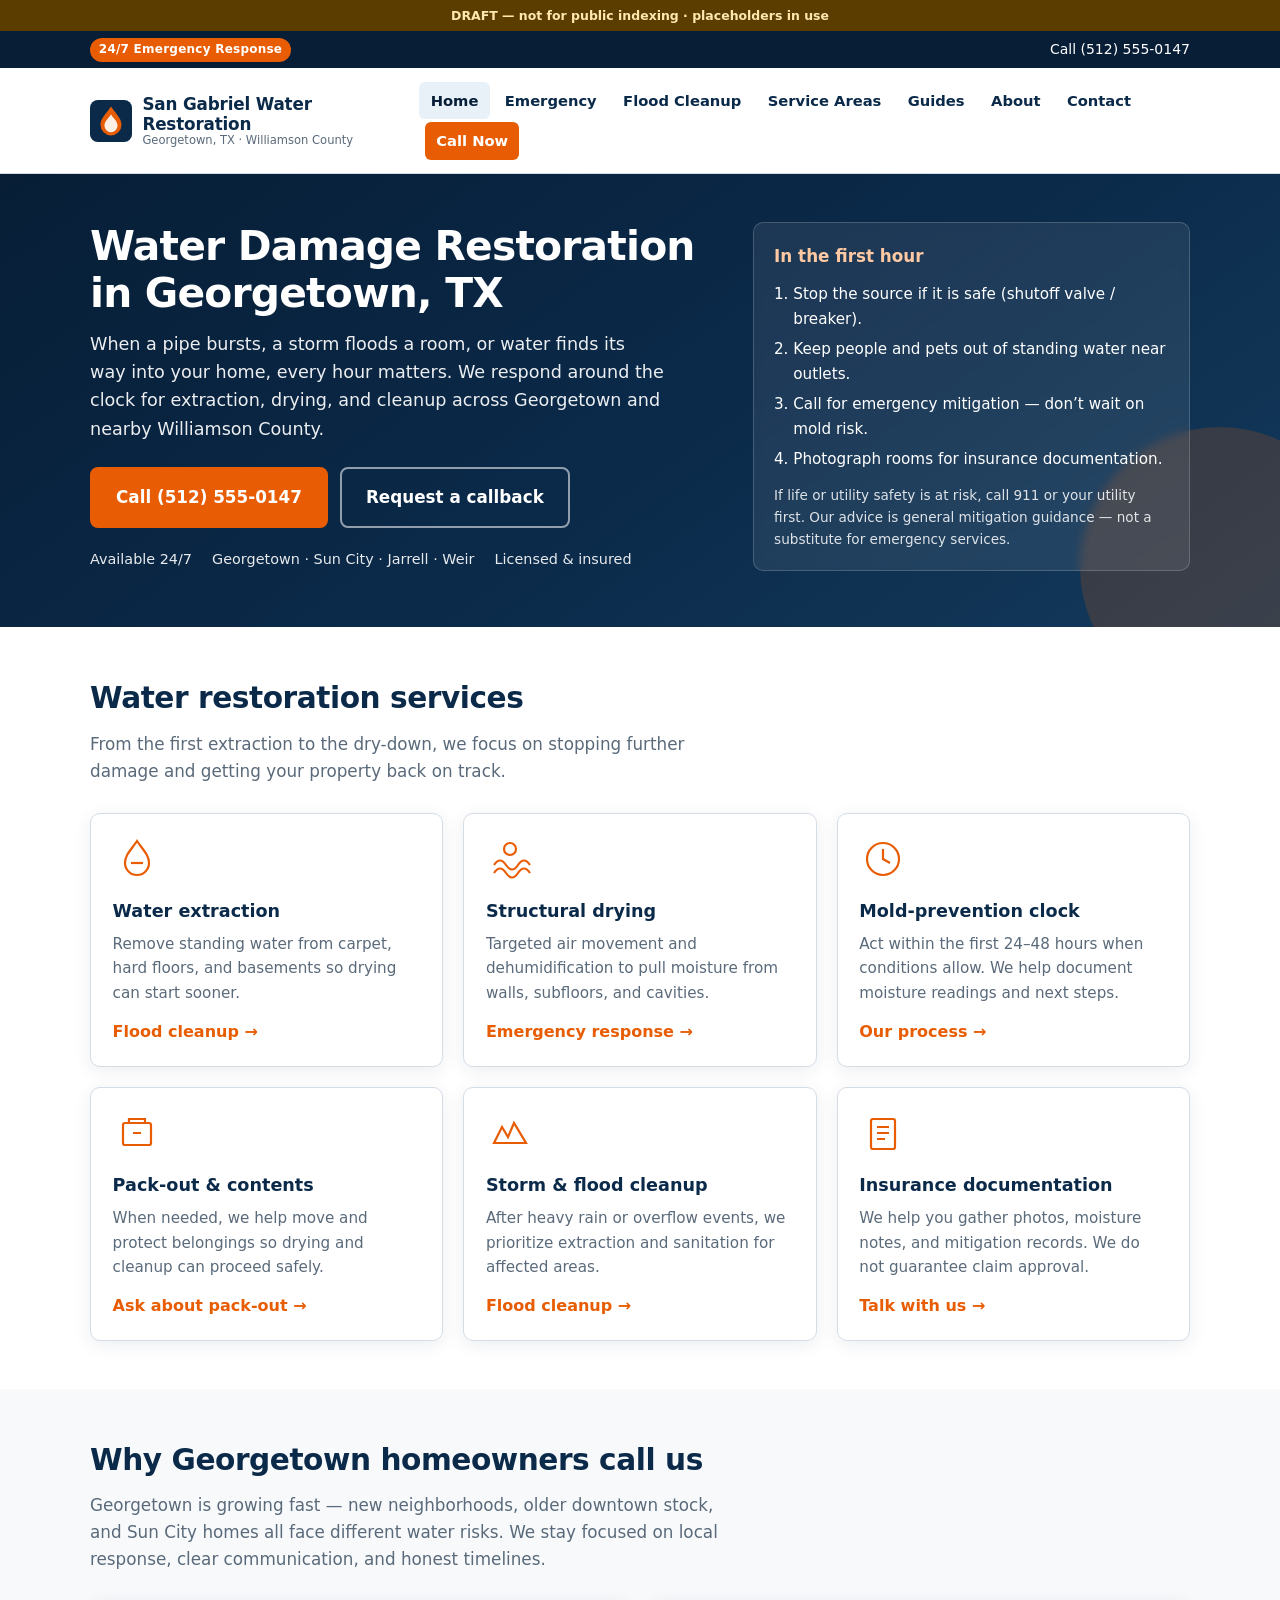
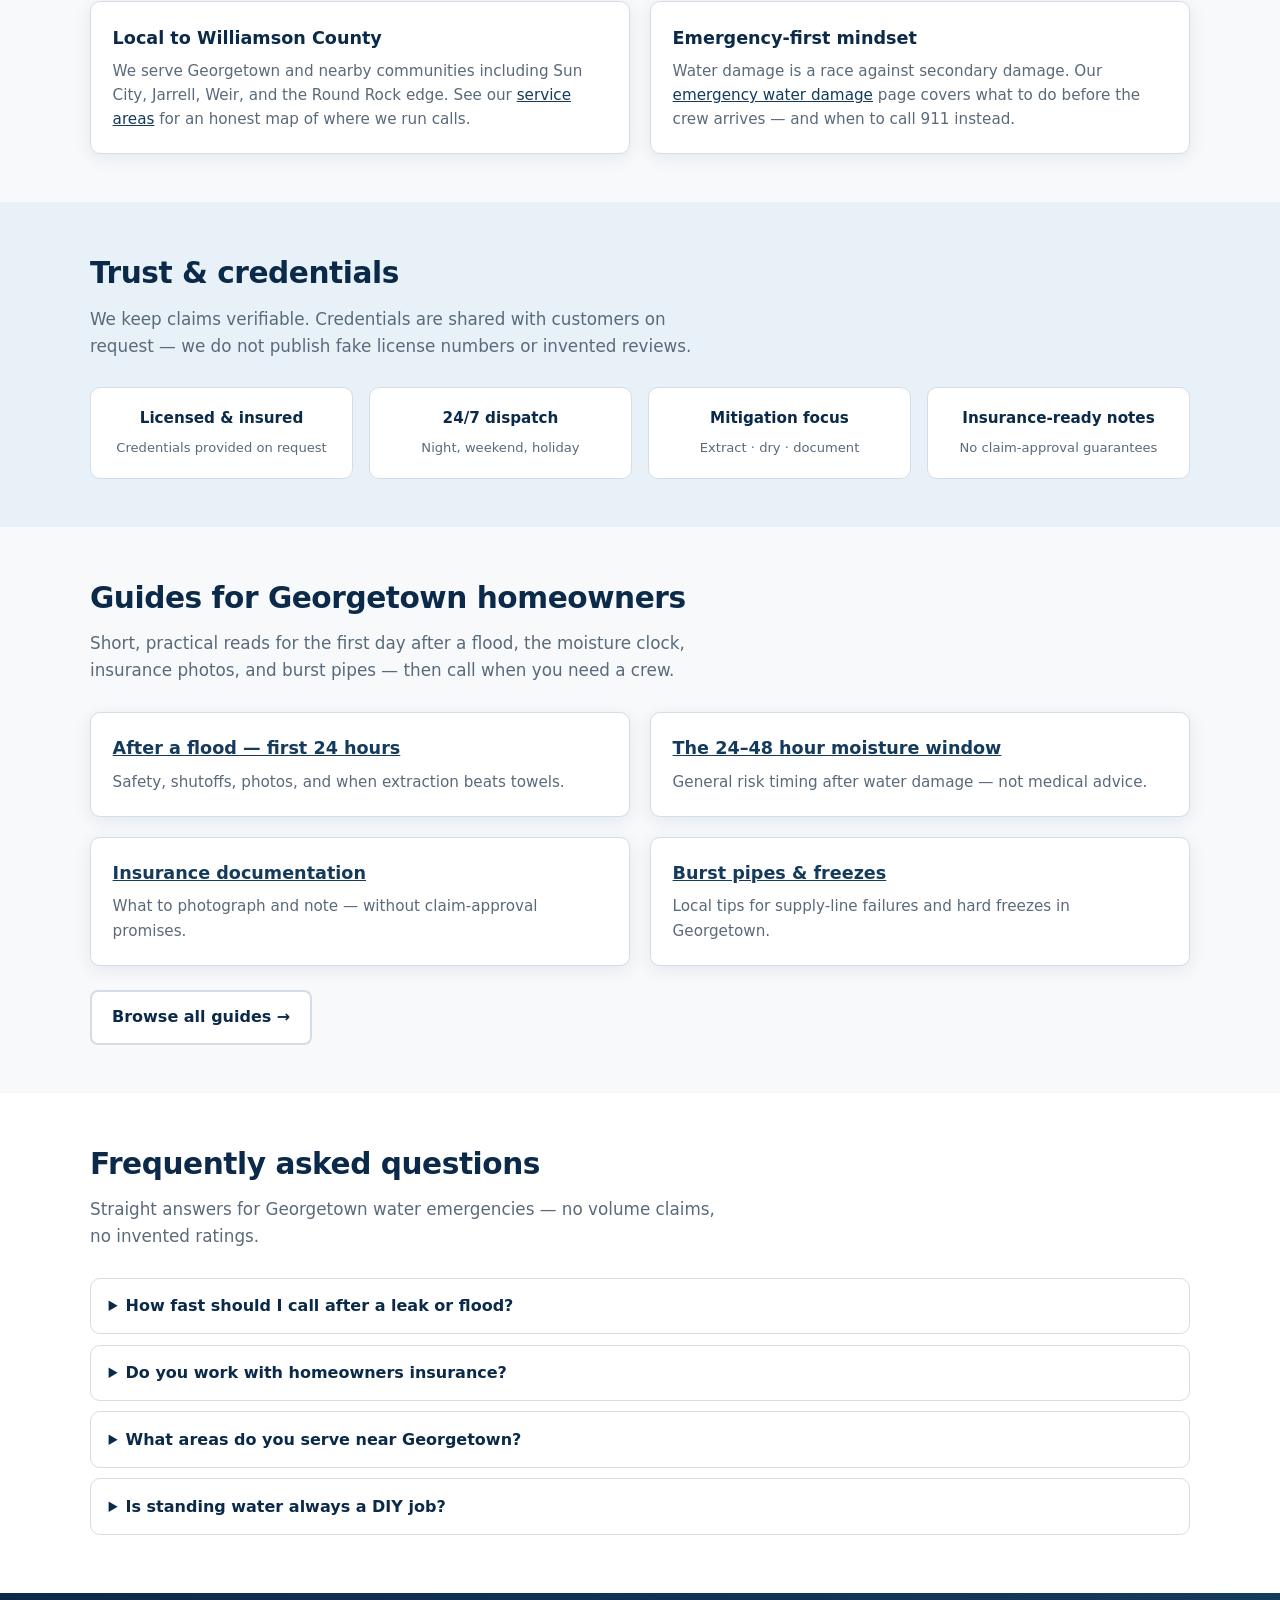
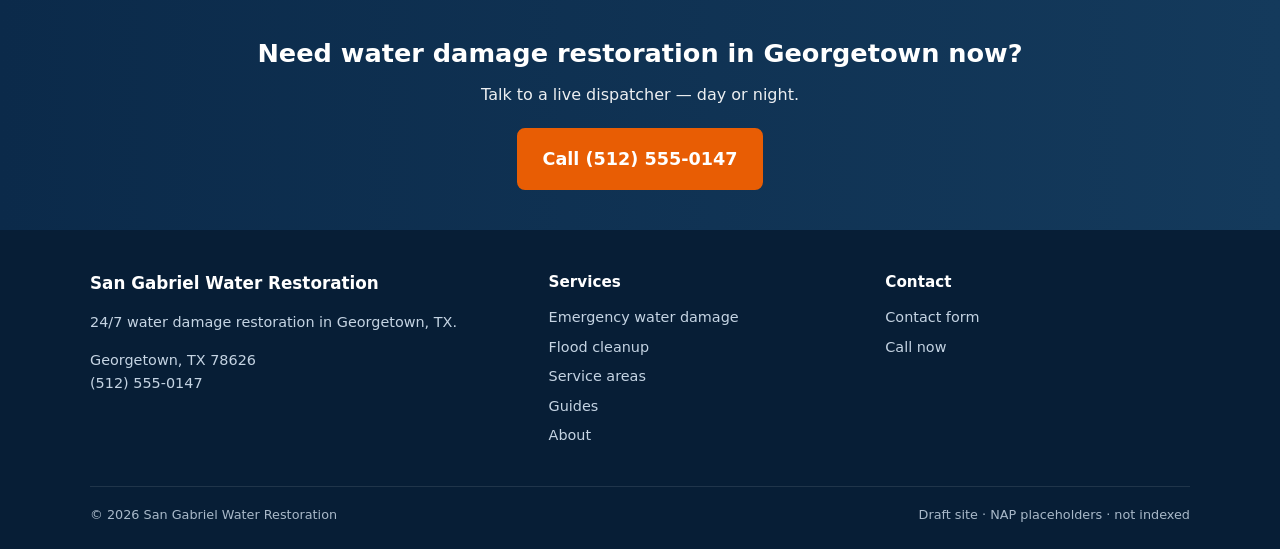
<file: index.html>
<!DOCTYPE html>
<html lang="en">
<head>
  <meta charset="utf-8">
  <meta name="viewport" content="width=device-width, initial-scale=1">
  <meta name="robots" content="noindex, nofollow">
  <title>Water Damage Restoration Georgetown | San Gabriel Water Restoration</title>
  <meta name="description" content="24/7 water damage restoration in Georgetown, TX. Fast extraction, structural drying, and mold-prevention help for homes and businesses in Williamson County.">
  <link rel="icon" href="favicon.svg" type="image/svg+xml">
  <link rel="stylesheet" href="assets/css/site.css">
  <script type="application/ld+json">
  {
    "@context": "https://schema.org",
    "@type": ["LocalBusiness", "EmergencyService"],
    "name": "San Gabriel Water Restoration",
    "description": "24/7 water damage restoration in Georgetown, TX — extraction, drying, and flood cleanup.",
    "url": "https://example.com/",
    "telephone": "+15125550147",
    "image": "https://example.com/favicon.svg",
    "address": {
      "@type": "PostalAddress",
      "addressLocality": "Georgetown",
      "addressRegion": "TX",
      "postalCode": "78626",
      "addressCountry": "US"
    },
    "areaServed": [
      { "@type": "City", "name": "Georgetown", "containedInPlace": { "@type": "State", "name": "Texas" } },
      { "@type": "AdministrativeArea", "name": "Williamson County" }
    ],
    "openingHoursSpecification": {
      "@type": "OpeningHoursSpecification",
      "dayOfWeek": ["Monday","Tuesday","Wednesday","Thursday","Friday","Saturday","Sunday"],
      "opens": "00:00",
      "closes": "23:59"
    },
    "priceRange": "$$"
  }
  </script>
</head>
<body>
  <a class="skip-link" href="#main">Skip to content</a>
  <div class="draft-banner">DRAFT — not for public indexing · placeholders in use</div>

  <div class="topbar">
    <div class="container">
      <span class="badge">24/7 Emergency Response</span>
      <a href="tel:+15125550147">Call (512) 555-0147</a>
    </div>
  </div>

  <header class="site-header">
    <div class="container header-inner">
      <a class="brand" href="./">
        <svg class="brand-mark" viewBox="0 0 64 64" aria-hidden="true"><rect width="64" height="64" rx="12" fill="#0b2a4a"/><path d="M32 10c-8 12-16 18-16 28a16 16 0 0032 0c0-10-8-16-16-28z" fill="#e85d04"/><path d="M32 22c-5 7-10 11-10 17a10 10 0 0020 0c0-6-5-10-10-17z" fill="#fff0e6"/></svg>
        <span class="brand-text">
          <span class="brand-name">San Gabriel Water Restoration</span>
          <span class="brand-tag">Georgetown, TX · Williamson County</span>
        </span>
      </a>
      <button class="nav-toggle" type="button" aria-expanded="false" aria-controls="site-nav">Menu</button>
      <nav class="site-nav" id="site-nav" aria-label="Primary">
        <ul>
          <li><a href="./" aria-current="page">Home</a></li>
          <li><a href="emergency/">Emergency</a></li>
          <li><a href="flood-cleanup/">Flood Cleanup</a></li>
          <li><a href="service-areas/">Service Areas</a></li>
          <li><a href="guides/">Guides</a></li>
          <li><a href="about/">About</a></li>
          <li><a href="contact/">Contact</a></li>
          <li><a class="nav-cta" href="tel:+15125550147">Call Now</a></li>
        </ul>
      </nav>
    </div>
  </header>

  <main id="main">
    <section class="hero">
      <div class="container hero-grid">
        <div>
          <h1>Water Damage Restoration in Georgetown, TX</h1>
          <p class="lede">When a pipe bursts, a storm floods a room, or water finds its way into your home, every hour matters. We respond around the clock for extraction, drying, and cleanup across Georgetown and nearby Williamson County.</p>
          <div class="hero-actions">
            <a class="btn btn-primary btn-lg" href="tel:+15125550147">Call (512) 555-0147</a>
            <a class="btn btn-secondary btn-lg" href="contact/">Request a callback</a>
          </div>
          <div class="hero-meta">
            <span>Available 24/7</span>
            <span>Georgetown · Sun City · Jarrell · Weir</span>
            <span>Licensed &amp; insured</span>
          </div>
        </div>
        <aside class="hero-card" aria-label="First-hour checklist">
          <h2>In the first hour</h2>
          <ol>
            <li>Stop the source if it is safe (shutoff valve / breaker).</li>
            <li>Keep people and pets out of standing water near outlets.</li>
            <li>Call for emergency mitigation — don’t wait on mold risk.</li>
            <li>Photograph rooms for insurance documentation.</li>
          </ol>
          <p style="margin:0.85rem 0 0;font-size:0.85rem;opacity:0.85;">If life or utility safety is at risk, call 911 or your utility first. Our advice is general mitigation guidance — not a substitute for emergency services.</p>
        </aside>
      </div>
    </section>

    <section class="section section-alt" aria-labelledby="services-heading">
      <div class="container">
        <div class="section-head">
          <h2 id="services-heading">Water restoration services</h2>
          <p>From the first extraction to the dry-down, we focus on stopping further damage and getting your property back on track.</p>
        </div>
        <div class="grid-3">
          <article class="card">
            <svg class="card-icon" viewBox="0 0 48 48" aria-hidden="true" fill="none" stroke="currentColor" stroke-width="2.2"><path d="M24 6c-6 9-12 14-12 22a12 12 0 0024 0c0-8-6-13-12-22z"/><path d="M18 28h12"/></svg>
            <h3>Water extraction</h3>
            <p>Remove standing water from carpet, hard floors, and basements so drying can start sooner.</p>
            <a class="card-link" href="flood-cleanup/">Flood cleanup →</a>
          </article>
          <article class="card">
            <svg class="card-icon" viewBox="0 0 48 48" aria-hidden="true" fill="none" stroke="currentColor" stroke-width="2.2"><path d="M8 30c4-6 8-6 12 0s8 6 12 0 8-6 12 0"/><path d="M8 38c4-6 8-6 12 0s8 6 12 0 8-6 12 0"/><circle cx="24" cy="14" r="6"/></svg>
            <h3>Structural drying</h3>
            <p>Targeted air movement and dehumidification to pull moisture from walls, subfloors, and cavities.</p>
            <a class="card-link" href="emergency/">Emergency response →</a>
          </article>
          <article class="card">
            <svg class="card-icon" viewBox="0 0 48 48" aria-hidden="true" fill="none" stroke="currentColor" stroke-width="2.2"><circle cx="24" cy="24" r="16"/><path d="M24 14v10l7 4"/></svg>
            <h3>Mold-prevention clock</h3>
            <p>Act within the first 24–48 hours when conditions allow. We help document moisture readings and next steps.</p>
            <a class="card-link" href="about/">Our process →</a>
          </article>
          <article class="card">
            <svg class="card-icon" viewBox="0 0 48 48" aria-hidden="true" fill="none" stroke="currentColor" stroke-width="2.2"><rect x="10" y="14" width="28" height="22" rx="2"/><path d="M16 14V10h16v4M20 24h8"/></svg>
            <h3>Pack-out &amp; contents</h3>
            <p>When needed, we help move and protect belongings so drying and cleanup can proceed safely.</p>
            <a class="card-link" href="contact/">Ask about pack-out →</a>
          </article>
          <article class="card">
            <svg class="card-icon" viewBox="0 0 48 48" aria-hidden="true" fill="none" stroke="currentColor" stroke-width="2.2"><path d="M8 34l8-16 6 10 6-14 12 20H8z"/></svg>
            <h3>Storm &amp; flood cleanup</h3>
            <p>After heavy rain or overflow events, we prioritize extraction and sanitation for affected areas.</p>
            <a class="card-link" href="flood-cleanup/">Flood cleanup →</a>
          </article>
          <article class="card">
            <svg class="card-icon" viewBox="0 0 48 48" aria-hidden="true" fill="none" stroke="currentColor" stroke-width="2.2"><rect x="12" y="10" width="24" height="30" rx="2"/><path d="M18 18h12M18 24h12M18 30h8"/></svg>
            <h3>Insurance documentation</h3>
            <p>We help you gather photos, moisture notes, and mitigation records. We do not guarantee claim approval.</p>
            <a class="card-link" href="contact/">Talk with us →</a>
          </article>
        </div>
      </div>
    </section>

    <section class="section" aria-labelledby="why-heading">
      <div class="container">
        <div class="section-head">
          <h2 id="why-heading">Why Georgetown homeowners call us</h2>
          <p>Georgetown is growing fast — new neighborhoods, older downtown stock, and Sun City homes all face different water risks. We stay focused on local response, clear communication, and honest timelines.</p>
        </div>
        <div class="grid-2">
          <div class="card">
            <h3>Local to Williamson County</h3>
            <p>We serve Georgetown and nearby communities including Sun City, Jarrell, Weir, and the Round Rock edge. See our <a href="service-areas/">service areas</a> for an honest map of where we run calls.</p>
          </div>
          <div class="card">
            <h3>Emergency-first mindset</h3>
            <p>Water damage is a race against secondary damage. Our <a href="emergency/">emergency water damage</a> page covers what to do before the crew arrives — and when to call 911 instead.</p>
          </div>
        </div>
      </div>
    </section>

    <section class="section section-sky" aria-labelledby="trust-heading">
      <div class="container">
        <div class="section-head">
          <h2 id="trust-heading">Trust &amp; credentials</h2>
          <p>We keep claims verifiable. Credentials are shared with customers on request — we do not publish fake license numbers or invented reviews.</p>
        </div>
        <div class="trust-strip">
          <div class="trust-item">
            <strong>Licensed &amp; insured</strong>
            <span>Credentials provided on request</span>
          </div>
          <div class="trust-item">
            <strong>24/7 dispatch</strong>
            <span>Night, weekend, holiday</span>
          </div>
          <div class="trust-item">
            <strong>Mitigation focus</strong>
            <span>Extract · dry · document</span>
          </div>
          <div class="trust-item">
            <strong>Insurance-ready notes</strong>
            <span>No claim-approval guarantees</span>
          </div>
        </div>
      </div>
    </section>


    <section class="section" aria-labelledby="guides-teaser-heading">
      <div class="container">
        <div class="section-head">
          <h2 id="guides-teaser-heading">Guides for Georgetown homeowners</h2>
          <p>Short, practical reads for the first day after a flood, the moisture clock, insurance photos, and burst pipes — then call when you need a crew.</p>
        </div>
        <div class="grid-2">
          <article class="card">
            <h3><a href="guides/what-to-do-after-a-flood/">After a flood — first 24 hours</a></h3>
            <p>Safety, shutoffs, photos, and when extraction beats towels.</p>
          </article>
          <article class="card">
            <h3><a href="guides/mold-clock-after-water-damage/">The 24–48 hour moisture window</a></h3>
            <p>General risk timing after water damage — not medical advice.</p>
          </article>
          <article class="card">
            <h3><a href="guides/insurance-documentation-water-damage/">Insurance documentation</a></h3>
            <p>What to photograph and note — without claim-approval promises.</p>
          </article>
          <article class="card">
            <h3><a href="guides/burst-pipe-georgetown/">Burst pipes &amp; freezes</a></h3>
            <p>Local tips for supply-line failures and hard freezes in Georgetown.</p>
          </article>
        </div>
        <p style="margin:1.5rem 0 0"><a class="btn btn-outline" href="guides/">Browse all guides →</a></p>
      </div>
    </section>

    <section class="section section-alt" aria-labelledby="faq-heading">
      <div class="container">
        <div class="section-head">
          <h2 id="faq-heading">Frequently asked questions</h2>
          <p>Straight answers for Georgetown water emergencies — no volume claims, no invented ratings.</p>
        </div>
        <div class="faq">
          <details>
            <summary>How fast should I call after a leak or flood?</summary>
            <p>As soon as people are safe and the source is controlled (or you need help controlling it). Many secondary issues — including mold growth risk — rise after roughly 24–48 hours in warm, damp conditions. That is a general mitigation guideline, not a medical or insurance rule.</p>
          </details>
          <details>
            <summary>Do you work with homeowners insurance?</summary>
            <p>We help with documentation for mitigation work (photos, moisture notes, scope of what was done). Whether a claim is approved is up to your insurer and policy — we never promise claim approval.</p>
          </details>
          <details>
            <summary>What areas do you serve near Georgetown?</summary>
            <p>Georgetown is our home base. We also take calls in parts of Williamson County including Sun City, Jarrell, Weir, and the Round Rock edge when capacity allows. Details on the <a href="service-areas/">service areas</a> page.</p>
          </details>
          <details>
            <summary>Is standing water always a DIY job?</summary>
            <p>Small, clean spills can often be handled carefully at home. Larger events, sewage involvement, ceiling saturation, or water near electrical systems need professional equipment and safety judgment. If unsure, call us — or call 911 if there is immediate danger.</p>
          </details>
        </div>
      </div>
    </section>

    <section class="cta-band">
      <div class="container">
        <h2>Need water damage restoration in Georgetown now?</h2>
        <p>Talk to a live dispatcher — day or night.</p>
        <a class="btn btn-primary btn-lg" href="tel:+15125550147">Call (512) 555-0147</a>
      </div>
    </section>
  </main>

  <footer class="site-footer">
    <div class="container">
      <div class="footer-grid">
        <div>
          <div class="footer-brand">San Gabriel Water Restoration</div>
          <p>24/7 water damage restoration in Georgetown, TX.</p>
          <p>
            Georgetown, TX 78626<br>
            <a href="tel:+15125550147">(512) 555-0147</a>
          </p>
        </div>
        <div>
          <h3>Services</h3>
          <ul class="footer-links">
            <li><a href="emergency/">Emergency water damage</a></li>
            <li><a href="flood-cleanup/">Flood cleanup</a></li>
            <li><a href="service-areas/">Service areas</a></li>
            <li><a href="guides/">Guides</a></li>
            <li><a href="about/">About</a></li>
          </ul>
        </div>
        <div>
          <h3>Contact</h3>
          <ul class="footer-links">
            <li><a href="contact/">Contact form</a></li>
            <li><a href="tel:+15125550147">Call now</a></li>
          </ul>
        </div>
      </div>
      <div class="footer-bottom">
        <span>© <span data-year>2026</span> San Gabriel Water Restoration</span>
        <span>Draft site · NAP placeholders · not indexed</span>
      </div>
    </div>
  </footer>

  <div class="sticky-call" role="region" aria-label="Emergency call">
    <a href="tel:+15125550147">📞 Call (512) 555-0147 — 24/7</a>
  </div>

  <script src="assets/js/site.js" defer></script>
</body>
</html>
</file>
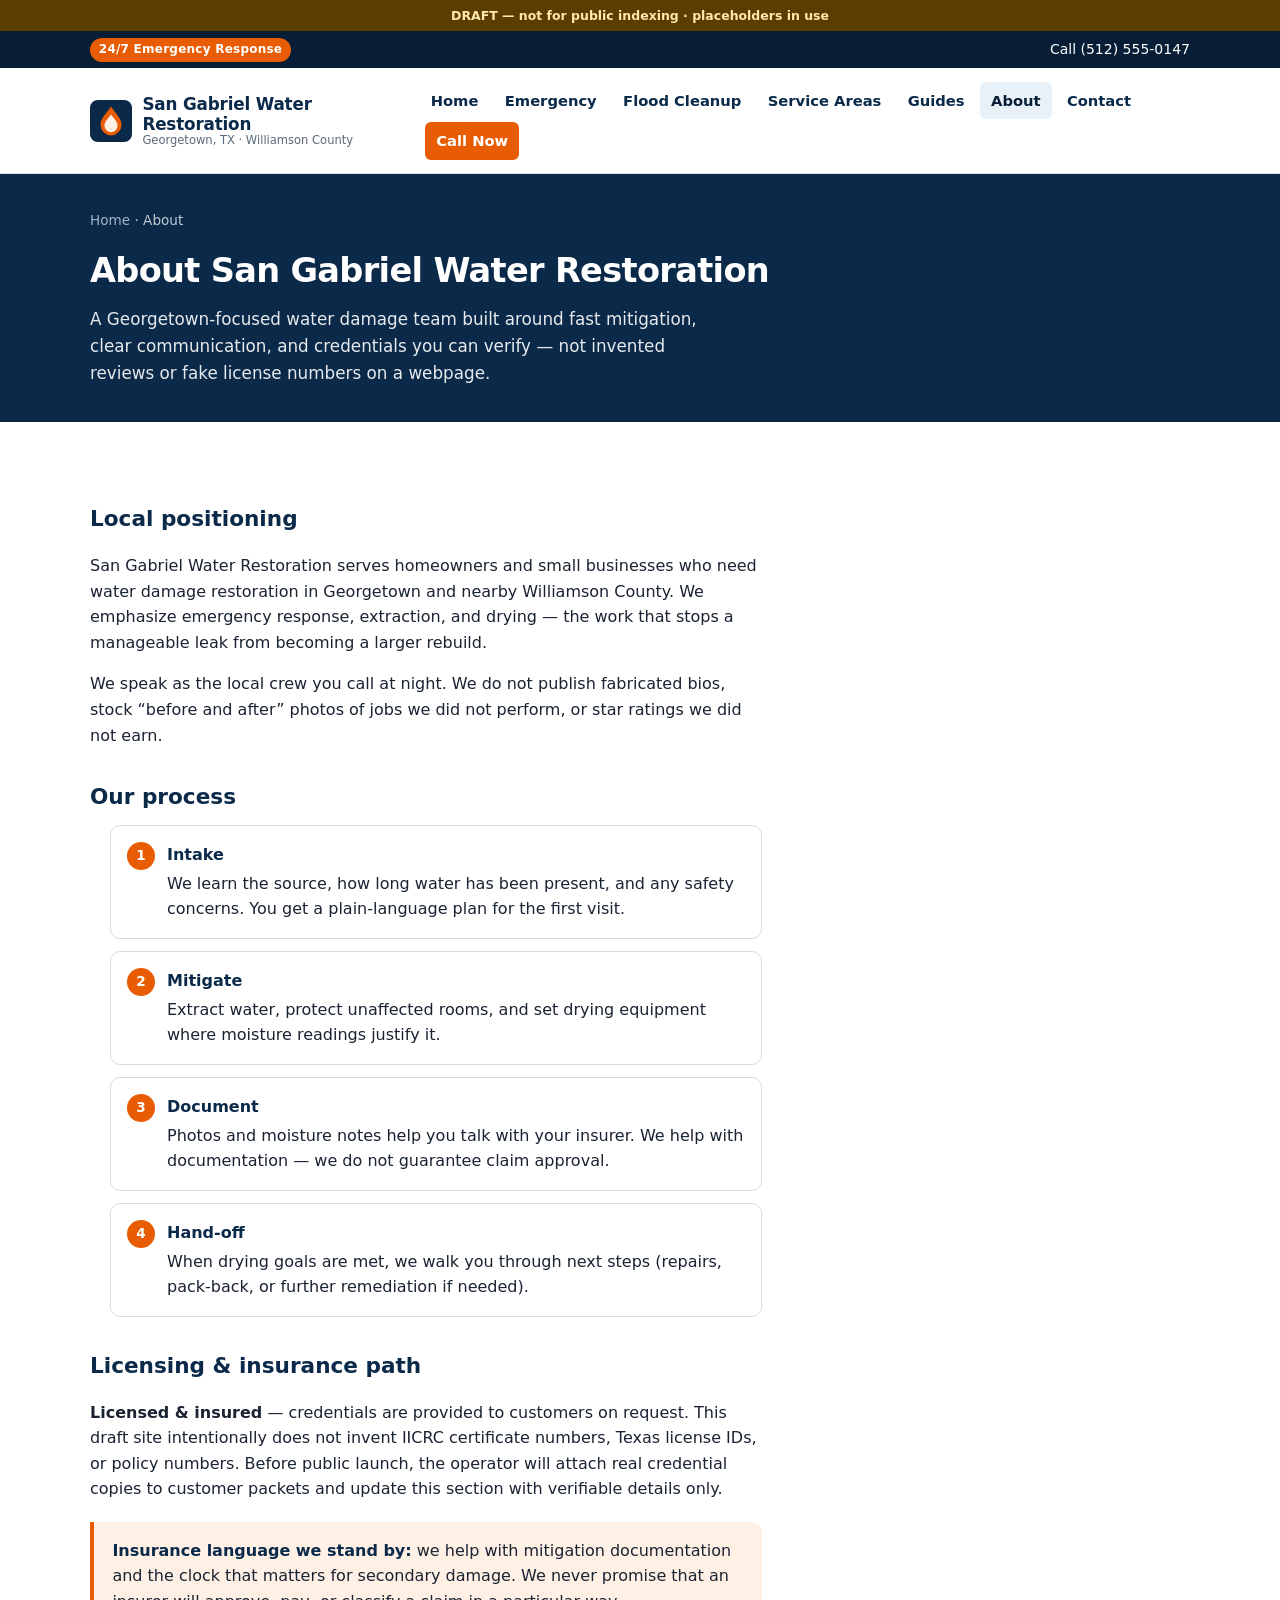
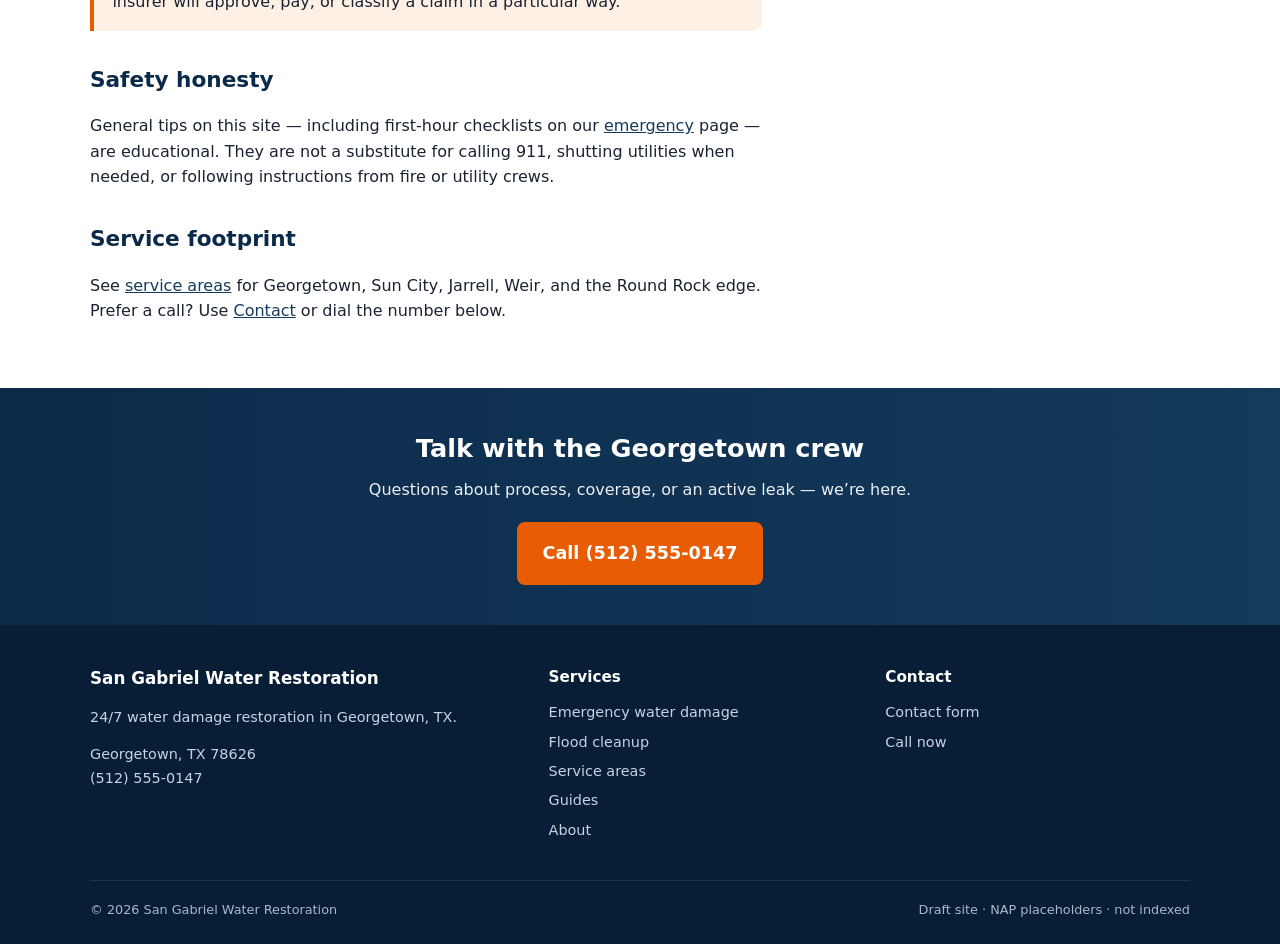
<file: about/index.html>
<!DOCTYPE html>
<html lang="en">
<head>
  <meta charset="utf-8">
  <meta name="viewport" content="width=device-width, initial-scale=1">
  <meta name="robots" content="noindex, nofollow">
  <title>About San Gabriel Water Restoration | Georgetown, TX</title>
  <meta name="description" content="About San Gabriel Water Restoration — local water damage restoration positioning in Georgetown, TX, our process, and how we handle licensing and insurance paperwork.">
  <link rel="icon" href="../favicon.svg" type="image/svg+xml">
  <link rel="stylesheet" href="../assets/css/site.css">
</head>
<body>
  <a class="skip-link" href="#main">Skip to content</a>
  <div class="draft-banner">DRAFT — not for public indexing · placeholders in use</div>

  <div class="topbar">
    <div class="container">
      <span class="badge">24/7 Emergency Response</span>
      <a href="tel:+15125550147">Call (512) 555-0147</a>
    </div>
  </div>

  <header class="site-header">
    <div class="container header-inner">
      <a class="brand" href="../">
        <svg class="brand-mark" viewBox="0 0 64 64" aria-hidden="true"><rect width="64" height="64" rx="12" fill="#0b2a4a"/><path d="M32 10c-8 12-16 18-16 28a16 16 0 0032 0c0-10-8-16-16-28z" fill="#e85d04"/><path d="M32 22c-5 7-10 11-10 17a10 10 0 0020 0c0-6-5-10-10-17z" fill="#fff0e6"/></svg>
        <span class="brand-text">
          <span class="brand-name">San Gabriel Water Restoration</span>
          <span class="brand-tag">Georgetown, TX · Williamson County</span>
        </span>
      </a>
      <button class="nav-toggle" type="button" aria-expanded="false" aria-controls="site-nav">Menu</button>
      <nav class="site-nav" id="site-nav" aria-label="Primary">
        <ul>
          <li><a href="../">Home</a></li>
          <li><a href="../emergency/">Emergency</a></li>
          <li><a href="../flood-cleanup/">Flood Cleanup</a></li>
          <li><a href="../service-areas/">Service Areas</a></li>
          <li><a href="../guides/">Guides</a></li>
          <li><a href="./" aria-current="page">About</a></li>
          <li><a href="../contact/">Contact</a></li>
          <li><a class="nav-cta" href="tel:+15125550147">Call Now</a></li>
        </ul>
      </nav>
    </div>
  </header>

  <main id="main">
    <div class="page-hero">
      <div class="container">
        <nav class="breadcrumb" aria-label="Breadcrumb"><a href="../">Home</a> · About</nav>
        <h1>About San Gabriel Water Restoration</h1>
        <p>A Georgetown-focused water damage team built around fast mitigation, clear communication, and credentials you can verify — not invented reviews or fake license numbers on a webpage.</p>
      </div>
    </div>

    <section class="section section-alt">
      <div class="container">
        <div class="prose">
          <h2>Local positioning</h2>
          <p>San Gabriel Water Restoration serves homeowners and small businesses who need water damage restoration in Georgetown and nearby Williamson County. We emphasize emergency response, extraction, and drying — the work that stops a manageable leak from becoming a larger rebuild.</p>
          <p>We speak as the local crew you call at night. We do not publish fabricated bios, stock “before and after” photos of jobs we did not perform, or star ratings we did not earn.</p>

          <h2>Our process</h2>
          <ol class="steps">
            <li>
              <strong>Intake</strong>
              We learn the source, how long water has been present, and any safety concerns. You get a plain-language plan for the first visit.
            </li>
            <li>
              <strong>Mitigate</strong>
              Extract water, protect unaffected rooms, and set drying equipment where moisture readings justify it.
            </li>
            <li>
              <strong>Document</strong>
              Photos and moisture notes help you talk with your insurer. We help with documentation — we do not guarantee claim approval.
            </li>
            <li>
              <strong>Hand-off</strong>
              When drying goals are met, we walk you through next steps (repairs, pack-back, or further remediation if needed).
            </li>
          </ol>

          <h2>Licensing &amp; insurance path</h2>
          <p><strong>Licensed &amp; insured</strong> — credentials are provided to customers on request. This draft site intentionally does not invent IICRC certificate numbers, Texas license IDs, or policy numbers. Before public launch, the operator will attach real credential copies to customer packets and update this section with verifiable details only.</p>

          <div class="callout">
            <strong>Insurance language we stand by:</strong> we help with mitigation documentation and the clock that matters for secondary damage. We never promise that an insurer will approve, pay, or classify a claim in a particular way.
          </div>

          <h2>Safety honesty</h2>
          <p>General tips on this site — including first-hour checklists on our <a href="../emergency/">emergency</a> page — are educational. They are not a substitute for calling 911, shutting utilities when needed, or following instructions from fire or utility crews.</p>

          <h2>Service footprint</h2>
          <p>See <a href="../service-areas/">service areas</a> for Georgetown, Sun City, Jarrell, Weir, and the Round Rock edge. Prefer a call? Use <a href="../contact/">Contact</a> or dial the number below.</p>
        </div>
      </div>
    </section>

    <section class="cta-band">
      <div class="container">
        <h2>Talk with the Georgetown crew</h2>
        <p>Questions about process, coverage, or an active leak — we’re here.</p>
        <a class="btn btn-primary btn-lg" href="tel:+15125550147">Call (512) 555-0147</a>
      </div>
    </section>
  </main>

  <footer class="site-footer">
    <div class="container">
      <div class="footer-grid">
        <div>
          <div class="footer-brand">San Gabriel Water Restoration</div>
          <p>24/7 water damage restoration in Georgetown, TX.</p>
          <p>Georgetown, TX 78626<br><a href="tel:+15125550147">(512) 555-0147</a></p>
        </div>
        <div>
          <h3>Services</h3>
          <ul class="footer-links">
            <li><a href="../emergency/">Emergency water damage</a></li>
            <li><a href="../flood-cleanup/">Flood cleanup</a></li>
            <li><a href="../service-areas/">Service areas</a></li>
            <li><a href="../guides/">Guides</a></li>
            <li><a href="./">About</a></li>
          </ul>
        </div>
        <div>
          <h3>Contact</h3>
          <ul class="footer-links">
            <li><a href="../contact/">Contact form</a></li>
            <li><a href="tel:+15125550147">Call now</a></li>
          </ul>
        </div>
      </div>
      <div class="footer-bottom">
        <span>© <span data-year>2026</span> San Gabriel Water Restoration</span>
        <span>Draft site · NAP placeholders · not indexed</span>
      </div>
    </div>
  </footer>

  <div class="sticky-call" role="region" aria-label="Emergency call">
    <a href="tel:+15125550147">📞 Call (512) 555-0147 — 24/7</a>
  </div>
  <script src="../assets/js/site.js" defer></script>
</body>
</html>
</file>
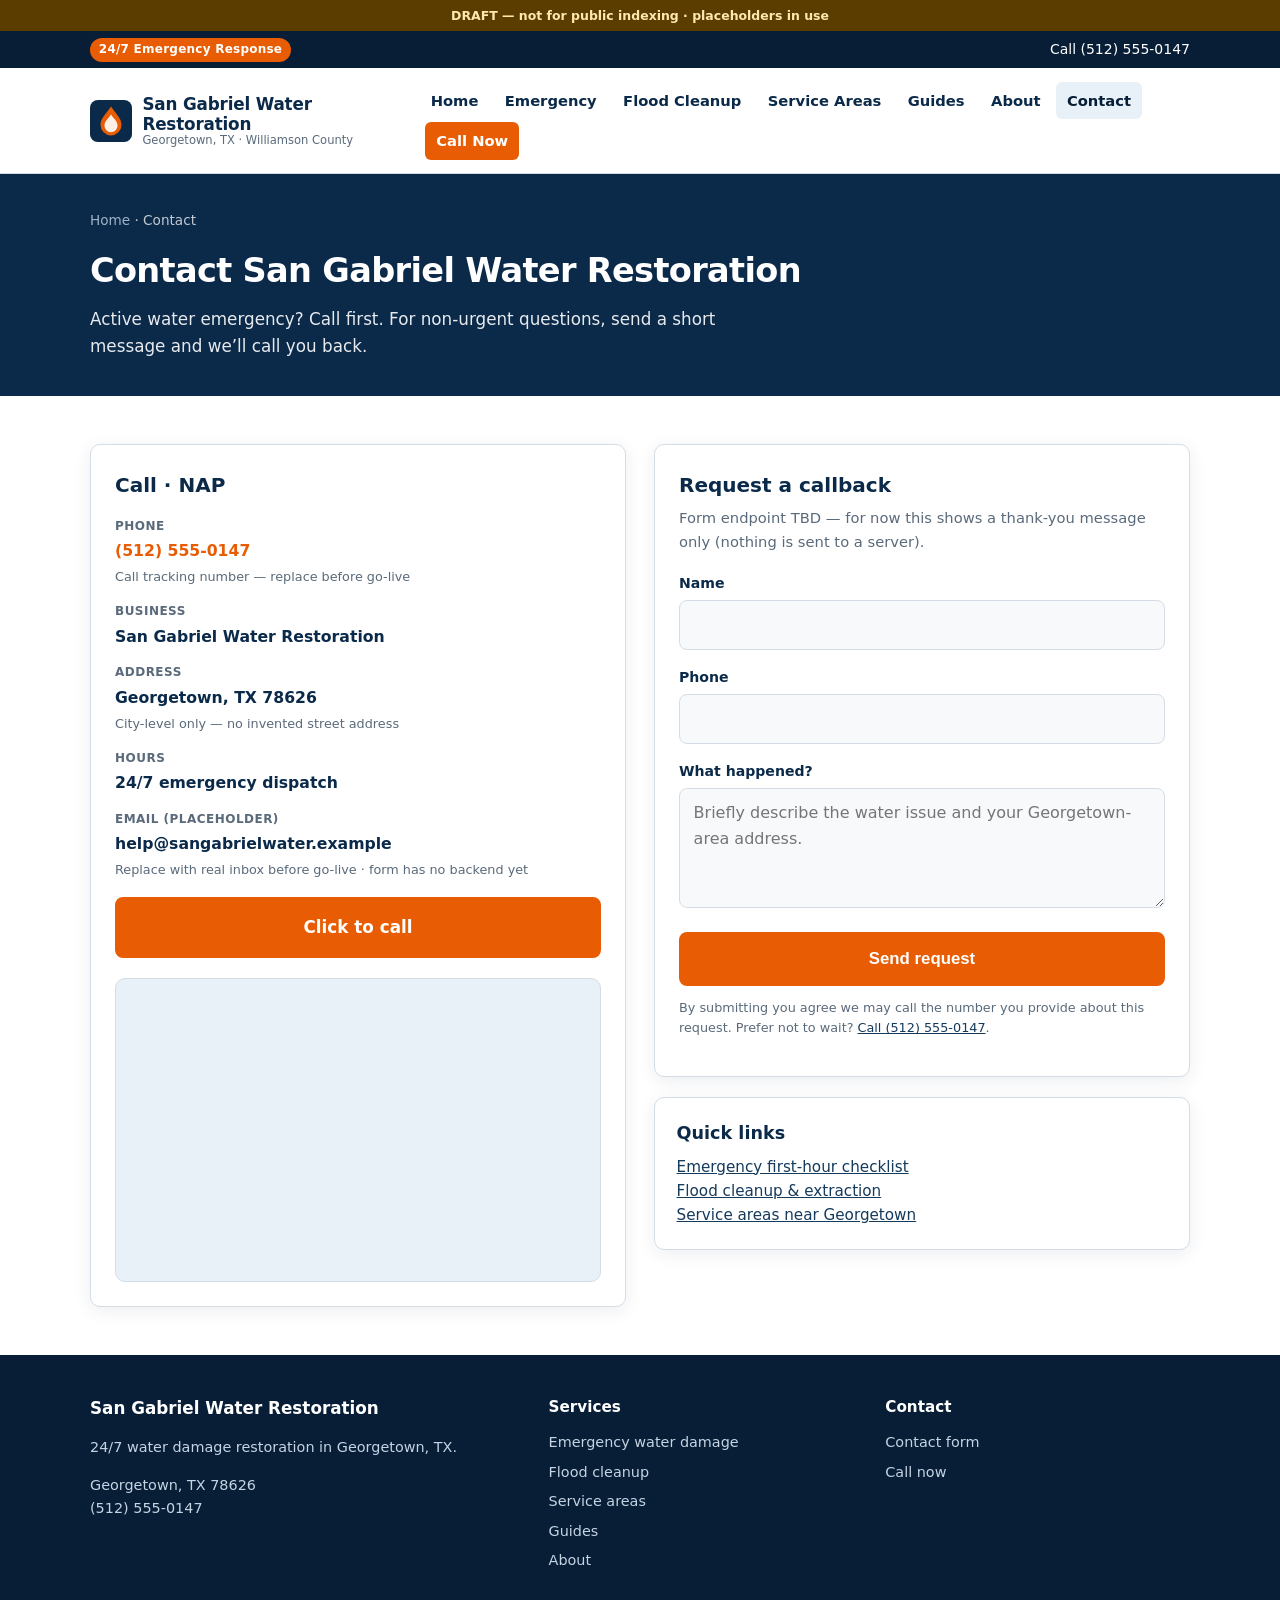
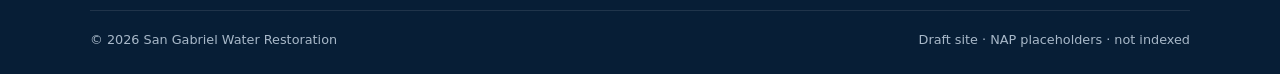
<file: contact/index.html>
<!DOCTYPE html>
<html lang="en">
<head>
  <meta charset="utf-8">
  <meta name="viewport" content="width=device-width, initial-scale=1">
  <meta name="robots" content="noindex, nofollow">
  <title>Contact | San Gabriel Water Restoration — Georgetown, TX</title>
  <meta name="description" content="Contact San Gabriel Water Restoration in Georgetown, TX. Click-to-call 24/7 or request a callback for water damage restoration and flood cleanup.">
  <link rel="icon" href="../favicon.svg" type="image/svg+xml">
  <link rel="stylesheet" href="../assets/css/site.css">
</head>
<body>
  <a class="skip-link" href="#main">Skip to content</a>
  <div class="draft-banner">DRAFT — not for public indexing · placeholders in use</div>

  <div class="topbar">
    <div class="container">
      <span class="badge">24/7 Emergency Response</span>
      <a href="tel:+15125550147">Call (512) 555-0147</a>
    </div>
  </div>

  <header class="site-header">
    <div class="container header-inner">
      <a class="brand" href="../">
        <svg class="brand-mark" viewBox="0 0 64 64" aria-hidden="true"><rect width="64" height="64" rx="12" fill="#0b2a4a"/><path d="M32 10c-8 12-16 18-16 28a16 16 0 0032 0c0-10-8-16-16-28z" fill="#e85d04"/><path d="M32 22c-5 7-10 11-10 17a10 10 0 0020 0c0-6-5-10-10-17z" fill="#fff0e6"/></svg>
        <span class="brand-text">
          <span class="brand-name">San Gabriel Water Restoration</span>
          <span class="brand-tag">Georgetown, TX · Williamson County</span>
        </span>
      </a>
      <button class="nav-toggle" type="button" aria-expanded="false" aria-controls="site-nav">Menu</button>
      <nav class="site-nav" id="site-nav" aria-label="Primary">
        <ul>
          <li><a href="../">Home</a></li>
          <li><a href="../emergency/">Emergency</a></li>
          <li><a href="../flood-cleanup/">Flood Cleanup</a></li>
          <li><a href="../service-areas/">Service Areas</a></li>
          <li><a href="../guides/">Guides</a></li>
          <li><a href="../about/">About</a></li>
          <li><a href="./" aria-current="page">Contact</a></li>
          <li><a class="nav-cta" href="tel:+15125550147">Call Now</a></li>
        </ul>
      </nav>
    </div>
  </header>

  <main id="main">
    <div class="page-hero">
      <div class="container">
        <nav class="breadcrumb" aria-label="Breadcrumb"><a href="../">Home</a> · Contact</nav>
        <h1>Contact San Gabriel Water Restoration</h1>
        <p>Active water emergency? Call first. For non-urgent questions, send a short message and we’ll call you back.</p>
      </div>
    </div>

    <section class="section section-alt">
      <div class="container contact-grid">
        <div>
          <div class="nap-block">
            <h2>Call · NAP</h2>
            <dl>
              <div class="nap-row">
                <dt>Phone</dt>
                <dd>
                  <a href="tel:+15125550147">(512) 555-0147</a>
                  <div class="placeholder-note">Call tracking number — replace before go-live</div>
                </dd>
              </div>
              <div class="nap-row">
                <dt>Business</dt>
                <dd>San Gabriel Water Restoration</dd>
              </div>
              <div class="nap-row">
                <dt>Address</dt>
                <dd>
                  Georgetown, TX 78626
                  <div class="placeholder-note">City-level only — no invented street address</div>
                </dd>
              </div>
              <div class="nap-row">
                <dt>Hours</dt>
                <dd>24/7 emergency dispatch</dd>
              </div>
              <div class="nap-row">
                <dt>Email (placeholder)</dt>
                <dd>
                  help@sangabrielwater.example
                  <div class="placeholder-note">Replace with real inbox before go-live · form has no backend yet</div>
                </dd>
              </div>
            </dl>
            <a class="btn btn-primary btn-lg btn-block" href="tel:+15125550147">Click to call</a>

            <div class="map-wrap">
              <iframe
                title="Map of Georgetown, Texas"
                loading="lazy"
                referrerpolicy="no-referrer-when-downgrade"
                src="https://www.openstreetmap.org/export/embed.html?bbox=-97.75%2C30.60%2C-97.60%2C30.70&amp;layer=mapnik&amp;marker=30.6333%2C-97.6778">
              </iframe>
            </div>
          </div>
        </div>

        <div>
          <form class="contact-form" id="lead-form" action="#" method="post" novalidate>
            <h2>Request a callback</h2>
            <p class="form-intro">Form endpoint TBD — for now this shows a thank-you message only (nothing is sent to a server).</p>

            <div id="form-success" class="form-success" tabindex="-1">
              Thanks — we’ll call you back. For emergencies, please call (512) 555-0147 now.
            </div>

            <div class="form-group">
              <label for="name">Name</label>
              <input id="name" name="name" type="text" autocomplete="name" required>
            </div>
            <div class="form-group">
              <label for="phone">Phone</label>
              <input id="phone" name="phone" type="tel" autocomplete="tel" inputmode="tel" required>
            </div>
            <div class="form-group">
              <label for="message">What happened?</label>
              <textarea id="message" name="message" required placeholder="Briefly describe the water issue and your Georgetown-area address."></textarea>
            </div>
            <button class="btn btn-primary btn-lg btn-block" type="submit">Send request</button>
            <p class="form-hint">By submitting you agree we may call the number you provide about this request. Prefer not to wait? <a href="tel:+15125550147">Call (512) 555-0147</a>.</p>
          </form>

          <div class="card" style="margin-top:1.25rem">
            <h3>Quick links</h3>
            <p>
              <a href="../emergency/">Emergency first-hour checklist</a><br>
              <a href="../flood-cleanup/">Flood cleanup &amp; extraction</a><br>
              <a href="../service-areas/">Service areas near Georgetown</a>
            </p>
          </div>
        </div>
      </div>
    </section>
  </main>

  <footer class="site-footer">
    <div class="container">
      <div class="footer-grid">
        <div>
          <div class="footer-brand">San Gabriel Water Restoration</div>
          <p>24/7 water damage restoration in Georgetown, TX.</p>
          <p>Georgetown, TX 78626<br><a href="tel:+15125550147">(512) 555-0147</a></p>
        </div>
        <div>
          <h3>Services</h3>
          <ul class="footer-links">
            <li><a href="../emergency/">Emergency water damage</a></li>
            <li><a href="../flood-cleanup/">Flood cleanup</a></li>
            <li><a href="../service-areas/">Service areas</a></li>
            <li><a href="../guides/">Guides</a></li>
            <li><a href="../about/">About</a></li>
          </ul>
        </div>
        <div>
          <h3>Contact</h3>
          <ul class="footer-links">
            <li><a href="./">Contact form</a></li>
            <li><a href="tel:+15125550147">Call now</a></li>
          </ul>
        </div>
      </div>
      <div class="footer-bottom">
        <span>© <span data-year>2026</span> San Gabriel Water Restoration</span>
        <span>Draft site · NAP placeholders · not indexed</span>
      </div>
    </div>
  </footer>

  <div class="sticky-call" role="region" aria-label="Emergency call">
    <a href="tel:+15125550147">📞 Call (512) 555-0147 — 24/7</a>
  </div>
  <script src="../assets/js/site.js" defer></script>
</body>
</html>
</file>
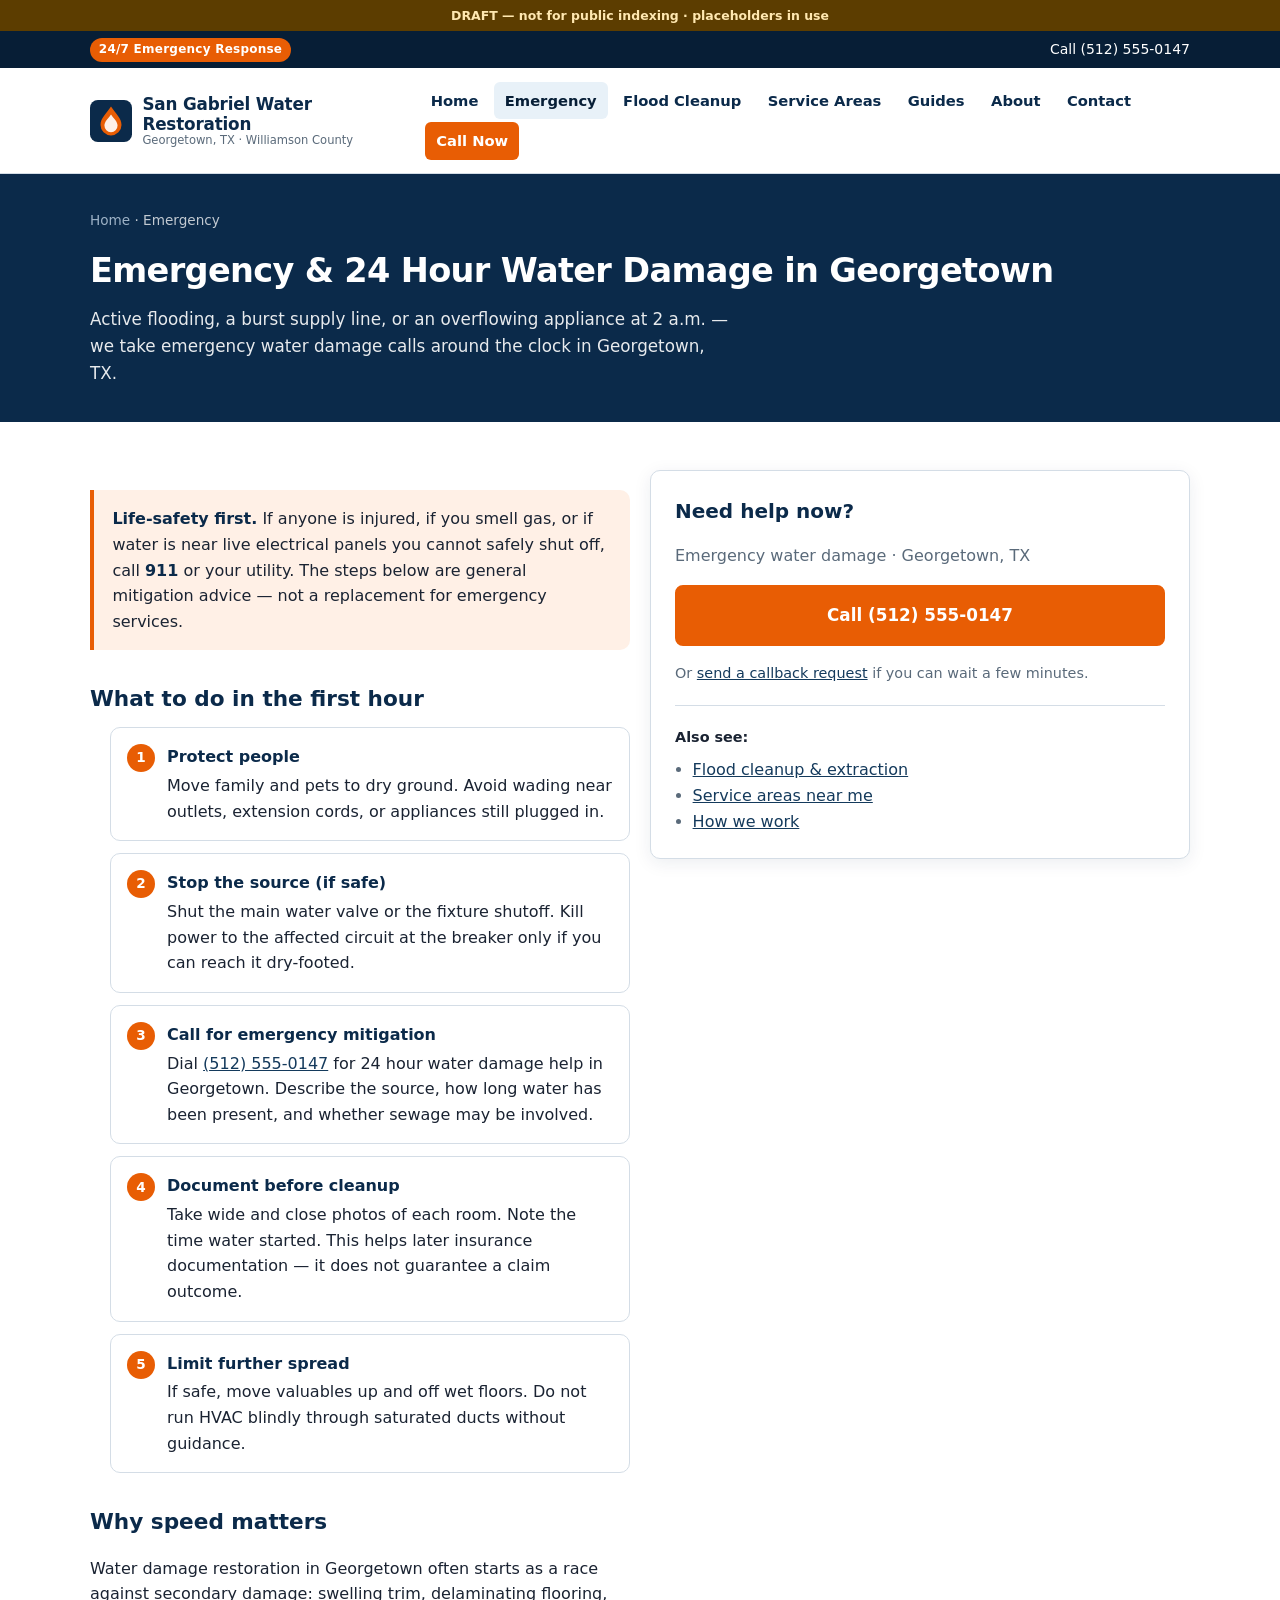
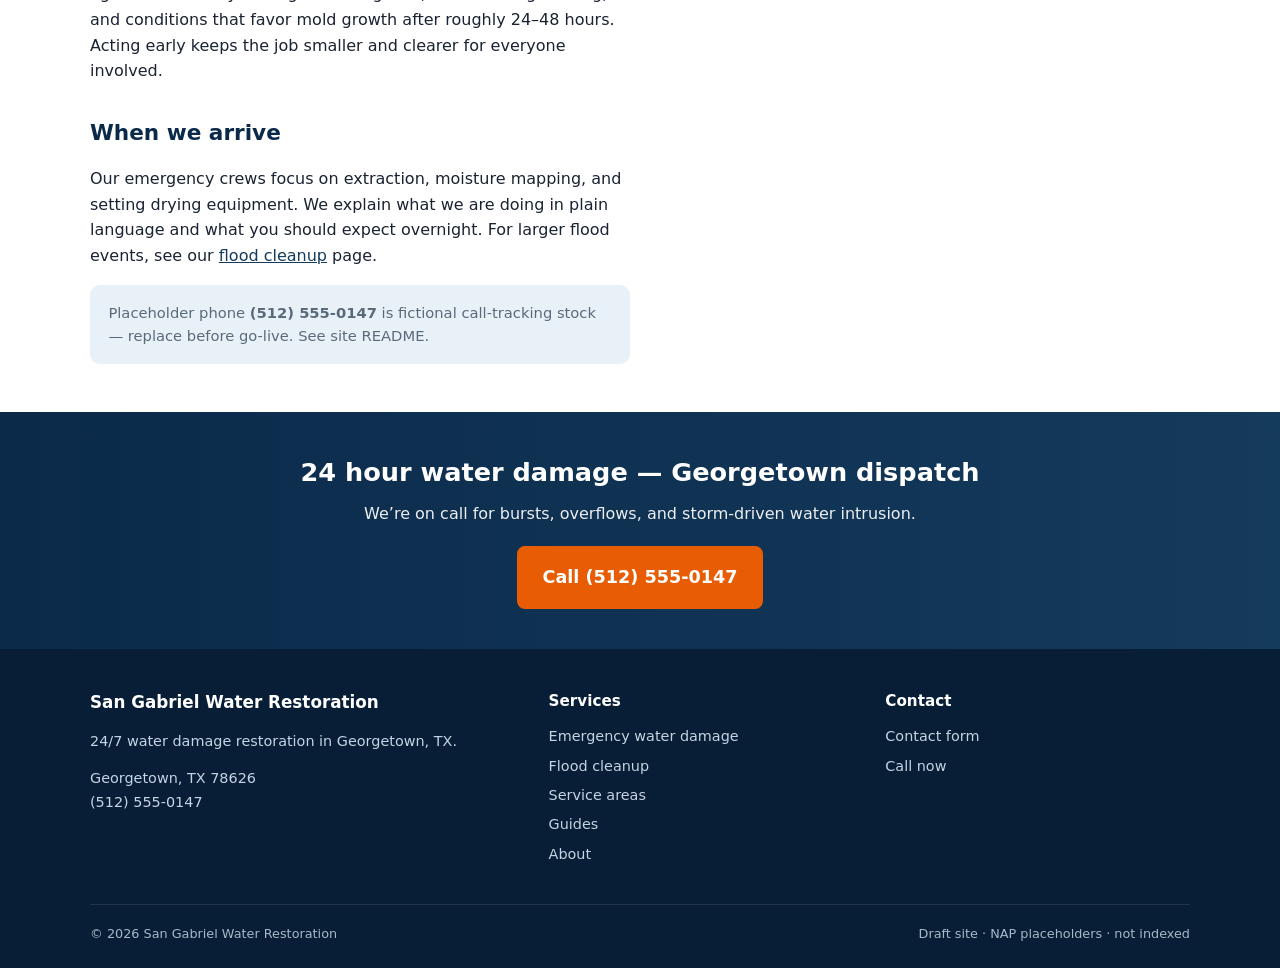
<file: emergency/index.html>
<!DOCTYPE html>
<html lang="en">
<head>
  <meta charset="utf-8">
  <meta name="viewport" content="width=device-width, initial-scale=1">
  <meta name="robots" content="noindex, nofollow">
  <title>Emergency &amp; 24 Hour Water Damage Georgetown | San Gabriel</title>
  <meta name="description" content="Emergency water damage response in Georgetown, TX — 24 hour dispatch for bursts, overflows, and active flooding. What to do in the first hour.">
  <link rel="icon" href="../favicon.svg" type="image/svg+xml">
  <link rel="stylesheet" href="../assets/css/site.css">
</head>
<body>
  <a class="skip-link" href="#main">Skip to content</a>
  <div class="draft-banner">DRAFT — not for public indexing · placeholders in use</div>

  <div class="topbar">
    <div class="container">
      <span class="badge">24/7 Emergency Response</span>
      <a href="tel:+15125550147">Call (512) 555-0147</a>
    </div>
  </div>

  <header class="site-header">
    <div class="container header-inner">
      <a class="brand" href="../">
        <svg class="brand-mark" viewBox="0 0 64 64" aria-hidden="true"><rect width="64" height="64" rx="12" fill="#0b2a4a"/><path d="M32 10c-8 12-16 18-16 28a16 16 0 0032 0c0-10-8-16-16-28z" fill="#e85d04"/><path d="M32 22c-5 7-10 11-10 17a10 10 0 0020 0c0-6-5-10-10-17z" fill="#fff0e6"/></svg>
        <span class="brand-text">
          <span class="brand-name">San Gabriel Water Restoration</span>
          <span class="brand-tag">Georgetown, TX · Williamson County</span>
        </span>
      </a>
      <button class="nav-toggle" type="button" aria-expanded="false" aria-controls="site-nav">Menu</button>
      <nav class="site-nav" id="site-nav" aria-label="Primary">
        <ul>
          <li><a href="../">Home</a></li>
          <li><a href="./" aria-current="page">Emergency</a></li>
          <li><a href="../flood-cleanup/">Flood Cleanup</a></li>
          <li><a href="../service-areas/">Service Areas</a></li>
          <li><a href="../guides/">Guides</a></li>
          <li><a href="../about/">About</a></li>
          <li><a href="../contact/">Contact</a></li>
          <li><a class="nav-cta" href="tel:+15125550147">Call Now</a></li>
        </ul>
      </nav>
    </div>
  </header>

  <main id="main">
    <div class="page-hero">
      <div class="container">
        <nav class="breadcrumb" aria-label="Breadcrumb"><a href="../">Home</a> · Emergency</nav>
        <h1>Emergency &amp; 24 Hour Water Damage in Georgetown</h1>
        <p>Active flooding, a burst supply line, or an overflowing appliance at 2 a.m. — we take emergency water damage calls around the clock in Georgetown, TX.</p>
      </div>
    </div>

    <section class="section section-alt">
      <div class="container">
        <div class="grid-2" style="align-items:start">
          <div class="prose">
            <div class="callout">
              <strong>Life-safety first.</strong> If anyone is injured, if you smell gas, or if water is near live electrical panels you cannot safely shut off, call <strong>911</strong> or your utility. The steps below are general mitigation advice — not a replacement for emergency services.
            </div>

            <h2>What to do in the first hour</h2>
            <ol class="steps">
              <li>
                <strong>Protect people</strong>
                Move family and pets to dry ground. Avoid wading near outlets, extension cords, or appliances still plugged in.
              </li>
              <li>
                <strong>Stop the source (if safe)</strong>
                Shut the main water valve or the fixture shutoff. Kill power to the affected circuit at the breaker only if you can reach it dry-footed.
              </li>
              <li>
                <strong>Call for emergency mitigation</strong>
                Dial <a href="tel:+15125550147">(512) 555-0147</a> for 24 hour water damage help in Georgetown. Describe the source, how long water has been present, and whether sewage may be involved.
              </li>
              <li>
                <strong>Document before cleanup</strong>
                Take wide and close photos of each room. Note the time water started. This helps later insurance documentation — it does not guarantee a claim outcome.
              </li>
              <li>
                <strong>Limit further spread</strong>
                If safe, move valuables up and off wet floors. Do not run HVAC blindly through saturated ducts without guidance.
              </li>
            </ol>

            <h2>Why speed matters</h2>
            <p>Water damage restoration in Georgetown often starts as a race against secondary damage: swelling trim, delaminating flooring, and conditions that favor mold growth after roughly 24–48 hours. Acting early keeps the job smaller and clearer for everyone involved.</p>

            <h2>When we arrive</h2>
            <p>Our emergency crews focus on extraction, moisture mapping, and setting drying equipment. We explain what we are doing in plain language and what you should expect overnight. For larger flood events, see our <a href="../flood-cleanup/">flood cleanup</a> page.</p>

            <div class="note">
              Placeholder phone <strong>(512) 555-0147</strong> is fictional call-tracking stock — replace before go-live. See site README.
            </div>
          </div>

          <aside>
            <div class="nap-block">
              <h2>Need help now?</h2>
              <p style="margin:0 0 1rem;color:var(--muted)">Emergency water damage · Georgetown, TX</p>
              <a class="btn btn-primary btn-lg btn-block" href="tel:+15125550147">Call (512) 555-0147</a>
              <p style="margin:1rem 0 0;font-size:0.9rem;color:var(--muted)">Or <a href="../contact/">send a callback request</a> if you can wait a few minutes.</p>
              <hr style="border:0;border-top:1px solid var(--border);margin:1.25rem 0">
              <p style="margin:0;font-size:0.9rem"><strong>Also see:</strong></p>
              <ul style="margin:0.5rem 0 0;padding-left:1.1rem;color:var(--muted)">
                <li><a href="../flood-cleanup/">Flood cleanup &amp; extraction</a></li>
                <li><a href="../service-areas/">Service areas near me</a></li>
                <li><a href="../about/">How we work</a></li>
              </ul>
            </div>
          </aside>
        </div>
      </div>
    </section>

    <section class="cta-band">
      <div class="container">
        <h2>24 hour water damage — Georgetown dispatch</h2>
        <p>We’re on call for bursts, overflows, and storm-driven water intrusion.</p>
        <a class="btn btn-primary btn-lg" href="tel:+15125550147">Call (512) 555-0147</a>
      </div>
    </section>
  </main>

  <footer class="site-footer">
    <div class="container">
      <div class="footer-grid">
        <div>
          <div class="footer-brand">San Gabriel Water Restoration</div>
          <p>24/7 water damage restoration in Georgetown, TX.</p>
          <p>Georgetown, TX 78626<br><a href="tel:+15125550147">(512) 555-0147</a></p>
        </div>
        <div>
          <h3>Services</h3>
          <ul class="footer-links">
            <li><a href="./">Emergency water damage</a></li>
            <li><a href="../flood-cleanup/">Flood cleanup</a></li>
            <li><a href="../service-areas/">Service areas</a></li>
            <li><a href="../guides/">Guides</a></li>
            <li><a href="../about/">About</a></li>
          </ul>
        </div>
        <div>
          <h3>Contact</h3>
          <ul class="footer-links">
            <li><a href="../contact/">Contact form</a></li>
            <li><a href="tel:+15125550147">Call now</a></li>
          </ul>
        </div>
      </div>
      <div class="footer-bottom">
        <span>© <span data-year>2026</span> San Gabriel Water Restoration</span>
        <span>Draft site · NAP placeholders · not indexed</span>
      </div>
    </div>
  </footer>

  <div class="sticky-call" role="region" aria-label="Emergency call">
    <a href="tel:+15125550147">📞 Call (512) 555-0147 — 24/7</a>
  </div>
  <script src="../assets/js/site.js" defer></script>
</body>
</html>
</file>
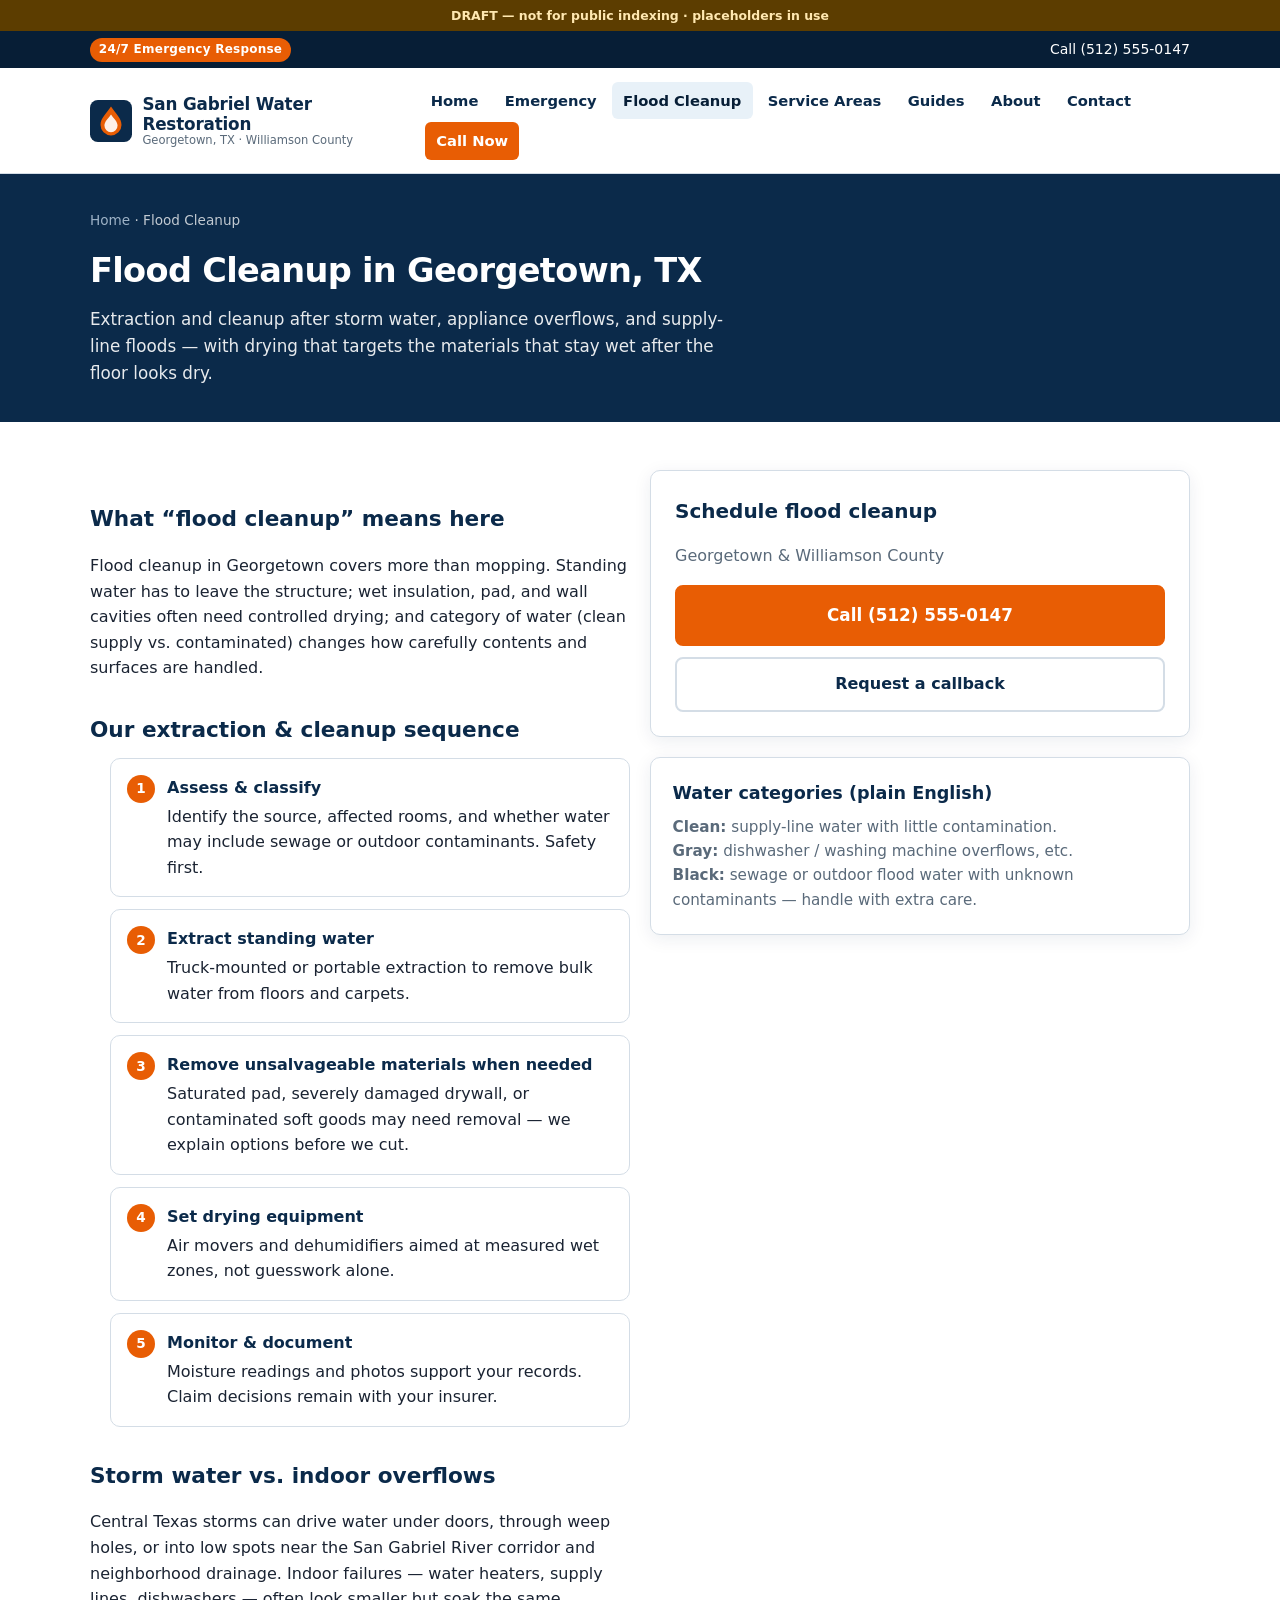
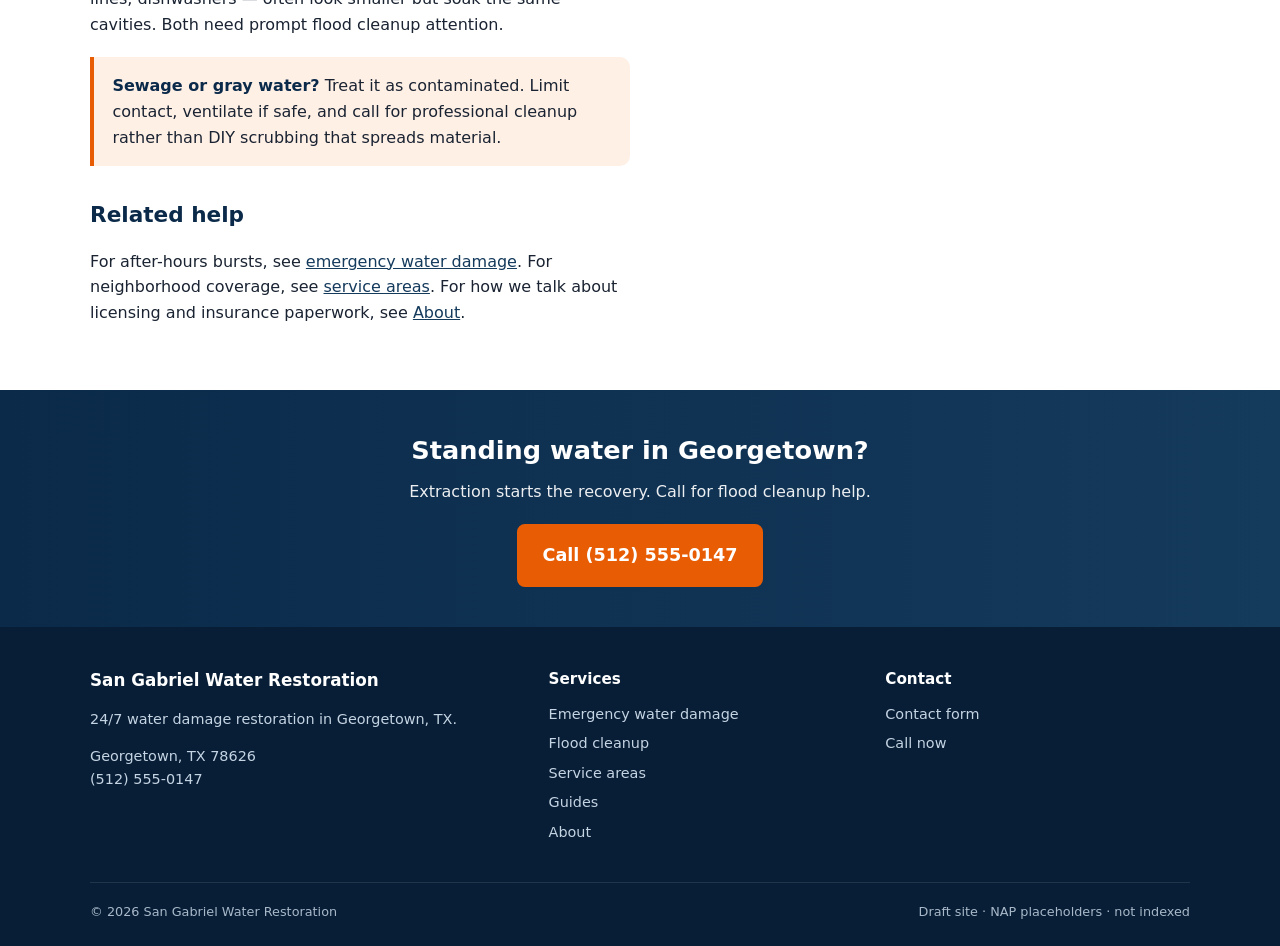
<file: flood-cleanup/index.html>
<!DOCTYPE html>
<html lang="en">
<head>
  <meta charset="utf-8">
  <meta name="viewport" content="width=device-width, initial-scale=1">
  <meta name="robots" content="noindex, nofollow">
  <title>Flood Cleanup Georgetown | Water Extraction &amp; Drying</title>
  <meta name="description" content="Flood cleanup in Georgetown, TX — water extraction, sanitation guidance, and structural drying after storms, overflows, and supply-line failures.">
  <link rel="icon" href="../favicon.svg" type="image/svg+xml">
  <link rel="stylesheet" href="../assets/css/site.css">
</head>
<body>
  <a class="skip-link" href="#main">Skip to content</a>
  <div class="draft-banner">DRAFT — not for public indexing · placeholders in use</div>

  <div class="topbar">
    <div class="container">
      <span class="badge">24/7 Emergency Response</span>
      <a href="tel:+15125550147">Call (512) 555-0147</a>
    </div>
  </div>

  <header class="site-header">
    <div class="container header-inner">
      <a class="brand" href="../">
        <svg class="brand-mark" viewBox="0 0 64 64" aria-hidden="true"><rect width="64" height="64" rx="12" fill="#0b2a4a"/><path d="M32 10c-8 12-16 18-16 28a16 16 0 0032 0c0-10-8-16-16-28z" fill="#e85d04"/><path d="M32 22c-5 7-10 11-10 17a10 10 0 0020 0c0-6-5-10-10-17z" fill="#fff0e6"/></svg>
        <span class="brand-text">
          <span class="brand-name">San Gabriel Water Restoration</span>
          <span class="brand-tag">Georgetown, TX · Williamson County</span>
        </span>
      </a>
      <button class="nav-toggle" type="button" aria-expanded="false" aria-controls="site-nav">Menu</button>
      <nav class="site-nav" id="site-nav" aria-label="Primary">
        <ul>
          <li><a href="../">Home</a></li>
          <li><a href="../emergency/">Emergency</a></li>
          <li><a href="./" aria-current="page">Flood Cleanup</a></li>
          <li><a href="../service-areas/">Service Areas</a></li>
          <li><a href="../guides/">Guides</a></li>
          <li><a href="../about/">About</a></li>
          <li><a href="../contact/">Contact</a></li>
          <li><a class="nav-cta" href="tel:+15125550147">Call Now</a></li>
        </ul>
      </nav>
    </div>
  </header>

  <main id="main">
    <div class="page-hero">
      <div class="container">
        <nav class="breadcrumb" aria-label="Breadcrumb"><a href="../">Home</a> · Flood Cleanup</nav>
        <h1>Flood Cleanup in Georgetown, TX</h1>
        <p>Extraction and cleanup after storm water, appliance overflows, and supply-line floods — with drying that targets the materials that stay wet after the floor looks dry.</p>
      </div>
    </div>

    <section class="section section-alt">
      <div class="container">
        <div class="grid-2" style="align-items:start">
          <div class="prose">
            <h2>What “flood cleanup” means here</h2>
            <p>Flood cleanup in Georgetown covers more than mopping. Standing water has to leave the structure; wet insulation, pad, and wall cavities often need controlled drying; and category of water (clean supply vs. contaminated) changes how carefully contents and surfaces are handled.</p>

            <h2>Our extraction &amp; cleanup sequence</h2>
            <ol class="steps">
              <li>
                <strong>Assess &amp; classify</strong>
                Identify the source, affected rooms, and whether water may include sewage or outdoor contaminants. Safety first.
              </li>
              <li>
                <strong>Extract standing water</strong>
                Truck-mounted or portable extraction to remove bulk water from floors and carpets.
              </li>
              <li>
                <strong>Remove unsalvageable materials when needed</strong>
                Saturated pad, severely damaged drywall, or contaminated soft goods may need removal — we explain options before we cut.
              </li>
              <li>
                <strong>Set drying equipment</strong>
                Air movers and dehumidifiers aimed at measured wet zones, not guesswork alone.
              </li>
              <li>
                <strong>Monitor &amp; document</strong>
                Moisture readings and photos support your records. Claim decisions remain with your insurer.
              </li>
            </ol>

            <h2>Storm water vs. indoor overflows</h2>
            <p>Central Texas storms can drive water under doors, through weep holes, or into low spots near the San Gabriel River corridor and neighborhood drainage. Indoor failures — water heaters, supply lines, dishwashers — often look smaller but soak the same cavities. Both need prompt flood cleanup attention.</p>

            <div class="callout">
              <strong>Sewage or gray water?</strong> Treat it as contaminated. Limit contact, ventilate if safe, and call for professional cleanup rather than DIY scrubbing that spreads material.
            </div>

            <h2>Related help</h2>
            <p>For after-hours bursts, see <a href="../emergency/">emergency water damage</a>. For neighborhood coverage, see <a href="../service-areas/">service areas</a>. For how we talk about licensing and insurance paperwork, see <a href="../about/">About</a>.</p>
          </div>

          <aside>
            <div class="nap-block">
              <h2>Schedule flood cleanup</h2>
              <p style="margin:0 0 1rem;color:var(--muted)">Georgetown &amp; Williamson County</p>
              <a class="btn btn-primary btn-lg btn-block" href="tel:+15125550147">Call (512) 555-0147</a>
              <a class="btn btn-outline btn-block" style="margin-top:0.65rem" href="../contact/">Request a callback</a>
            </div>
            <div class="card" style="margin-top:1.25rem">
              <h3>Water categories (plain English)</h3>
              <p><strong>Clean:</strong> supply-line water with little contamination.<br>
              <strong>Gray:</strong> dishwasher / washing machine overflows, etc.<br>
              <strong>Black:</strong> sewage or outdoor flood water with unknown contaminants — handle with extra care.</p>
            </div>
          </aside>
        </div>
      </div>
    </section>

    <section class="cta-band">
      <div class="container">
        <h2>Standing water in Georgetown?</h2>
        <p>Extraction starts the recovery. Call for flood cleanup help.</p>
        <a class="btn btn-primary btn-lg" href="tel:+15125550147">Call (512) 555-0147</a>
      </div>
    </section>
  </main>

  <footer class="site-footer">
    <div class="container">
      <div class="footer-grid">
        <div>
          <div class="footer-brand">San Gabriel Water Restoration</div>
          <p>24/7 water damage restoration in Georgetown, TX.</p>
          <p>Georgetown, TX 78626<br><a href="tel:+15125550147">(512) 555-0147</a></p>
        </div>
        <div>
          <h3>Services</h3>
          <ul class="footer-links">
            <li><a href="../emergency/">Emergency water damage</a></li>
            <li><a href="./">Flood cleanup</a></li>
            <li><a href="../service-areas/">Service areas</a></li>
            <li><a href="../guides/">Guides</a></li>
            <li><a href="../about/">About</a></li>
          </ul>
        </div>
        <div>
          <h3>Contact</h3>
          <ul class="footer-links">
            <li><a href="../contact/">Contact form</a></li>
            <li><a href="tel:+15125550147">Call now</a></li>
          </ul>
        </div>
      </div>
      <div class="footer-bottom">
        <span>© <span data-year>2026</span> San Gabriel Water Restoration</span>
        <span>Draft site · NAP placeholders · not indexed</span>
      </div>
    </div>
  </footer>

  <div class="sticky-call" role="region" aria-label="Emergency call">
    <a href="tel:+15125550147">📞 Call (512) 555-0147 — 24/7</a>
  </div>
  <script src="../assets/js/site.js" defer></script>
</body>
</html>
</file>
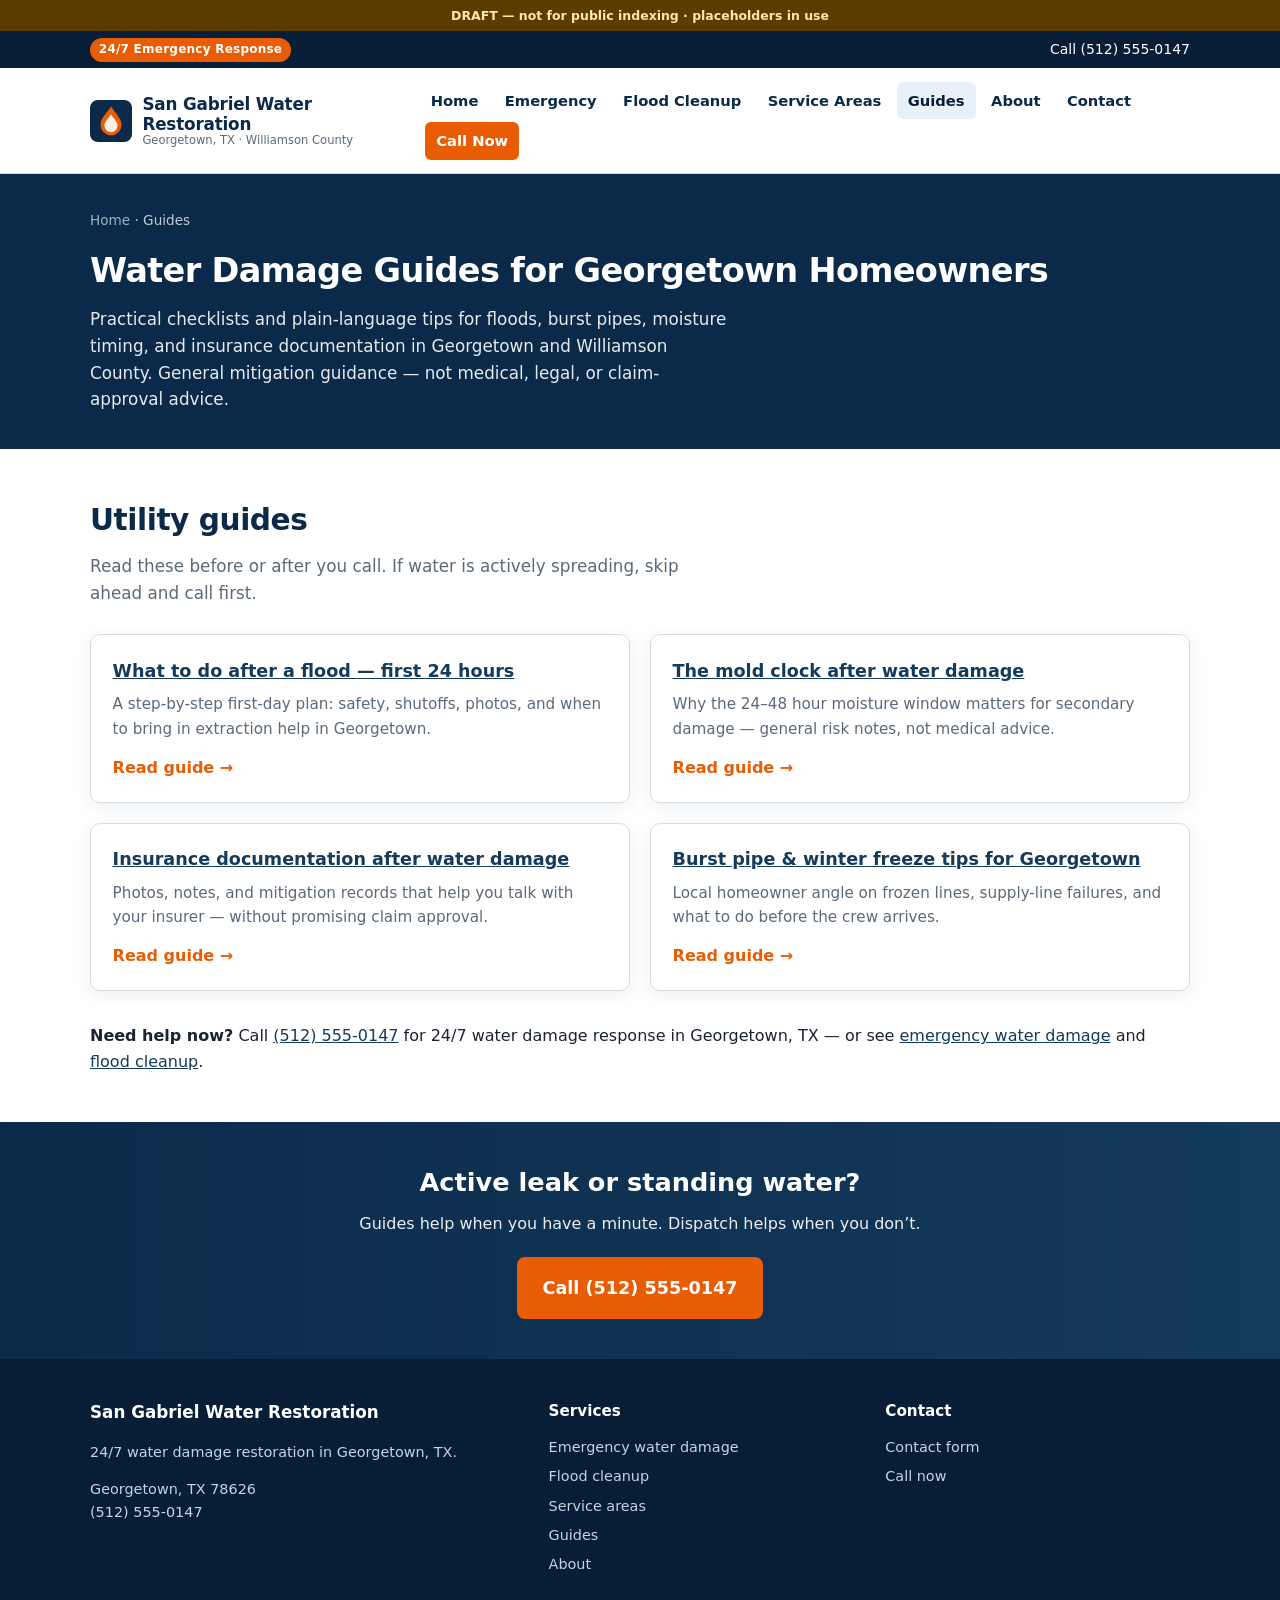
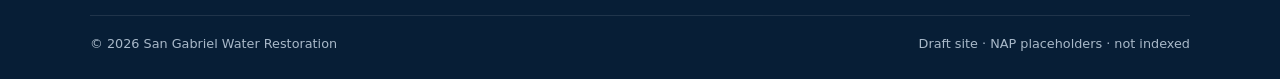
<file: guides/index.html>
<!DOCTYPE html>
<html lang="en">
<head>
  <meta charset="utf-8">
  <meta name="viewport" content="width=device-width, initial-scale=1">
  <meta name="robots" content="noindex, nofollow">
  <title>Water Damage Guides Georgetown TX | San Gabriel</title>
  <meta name="description" content="Practical Georgetown water damage guides: first 24 hours after a flood, mold moisture clock, insurance documentation, and burst pipe tips.">
  <link rel="icon" href="../favicon.svg" type="image/svg+xml">
  <link rel="stylesheet" href="../assets/css/site.css">
</head>
<body>
  <a class="skip-link" href="#main">Skip to content</a>
  <div class="draft-banner">DRAFT — not for public indexing · placeholders in use</div>

  <div class="topbar">
    <div class="container">
      <span class="badge">24/7 Emergency Response</span>
      <a href="tel:+15125550147">Call (512) 555-0147</a>
    </div>
  </div>

  <header class="site-header">
    <div class="container header-inner">
      <a class="brand" href="../">
        <svg class="brand-mark" viewBox="0 0 64 64" aria-hidden="true"><rect width="64" height="64" rx="12" fill="#0b2a4a"/><path d="M32 10c-8 12-16 18-16 28a16 16 0 0032 0c0-10-8-16-16-28z" fill="#e85d04"/><path d="M32 22c-5 7-10 11-10 17a10 10 0 0020 0c0-6-5-10-10-17z" fill="#fff0e6"/></svg>
        <span class="brand-text">
          <span class="brand-name">San Gabriel Water Restoration</span>
          <span class="brand-tag">Georgetown, TX · Williamson County</span>
        </span>
      </a>
      <button class="nav-toggle" type="button" aria-expanded="false" aria-controls="site-nav">Menu</button>
      <nav class="site-nav" id="site-nav" aria-label="Primary">
        <ul>
          <li><a href="../">Home</a></li>
          <li><a href="../emergency/">Emergency</a></li>
          <li><a href="../flood-cleanup/">Flood Cleanup</a></li>
          <li><a href="../service-areas/">Service Areas</a></li>
          <li><a href="../guides/" aria-current="page">Guides</a></li>
          <li><a href="../about/">About</a></li>
          <li><a href="../contact/">Contact</a></li>
          <li><a class="nav-cta" href="tel:+15125550147">Call Now</a></li>
        </ul>
      </nav>
    </div>
  </header>

  <main id="main">
    <div class="page-hero">
      <div class="container">
        <nav class="breadcrumb" aria-label="Breadcrumb"><a href="../">Home</a> · Guides</nav>
        <h1>Water Damage Guides for Georgetown Homeowners</h1>
        <p>Practical checklists and plain-language tips for floods, burst pipes, moisture timing, and insurance documentation in Georgetown and Williamson County. General mitigation guidance — not medical, legal, or claim-approval advice.</p>
      </div>
    </div>

    <section class="section section-alt" aria-labelledby="guides-list-heading">
      <div class="container">
        <div class="section-head">
          <h2 id="guides-list-heading">Utility guides</h2>
          <p>Read these before or after you call. If water is actively spreading, skip ahead and call first.</p>
        </div>
        <div class="grid-2">
          <article class="card">
            <h3><a href="what-to-do-after-a-flood/">What to do after a flood — first 24 hours</a></h3>
            <p>A step-by-step first-day plan: safety, shutoffs, photos, and when to bring in extraction help in Georgetown.</p>
            <a class="card-link" href="what-to-do-after-a-flood/">Read guide →</a>
          </article>
          <article class="card">
            <h3><a href="mold-clock-after-water-damage/">The mold clock after water damage</a></h3>
            <p>Why the 24–48 hour moisture window matters for secondary damage — general risk notes, not medical advice.</p>
            <a class="card-link" href="mold-clock-after-water-damage/">Read guide →</a>
          </article>
          <article class="card">
            <h3><a href="insurance-documentation-water-damage/">Insurance documentation after water damage</a></h3>
            <p>Photos, notes, and mitigation records that help you talk with your insurer — without promising claim approval.</p>
            <a class="card-link" href="insurance-documentation-water-damage/">Read guide →</a>
          </article>
          <article class="card">
            <h3><a href="burst-pipe-georgetown/">Burst pipe &amp; winter freeze tips for Georgetown</a></h3>
            <p>Local homeowner angle on frozen lines, supply-line failures, and what to do before the crew arrives.</p>
            <a class="card-link" href="burst-pipe-georgetown/">Read guide →</a>
          </article>
        </div>
        <div class="callout" style="margin-top:2rem">
          <strong>Need help now?</strong> Call <a href="tel:+15125550147">(512) 555-0147</a> for 24/7 water damage response in Georgetown, TX — or see <a href="../emergency/">emergency water damage</a> and <a href="../flood-cleanup/">flood cleanup</a>.
        </div>
      </div>
    </section>

    <section class="cta-band">
      <div class="container">
        <h2>Active leak or standing water?</h2>
        <p>Guides help when you have a minute. Dispatch helps when you don’t.</p>
        <a class="btn btn-primary btn-lg" href="tel:+15125550147">Call (512) 555-0147</a>
      </div>
    </section>
  </main>

  <footer class="site-footer">
    <div class="container">
      <div class="footer-grid">
        <div>
          <div class="footer-brand">San Gabriel Water Restoration</div>
          <p>24/7 water damage restoration in Georgetown, TX.</p>
          <p>Georgetown, TX 78626<br><a href="tel:+15125550147">(512) 555-0147</a></p>
        </div>
        <div>
          <h3>Services</h3>
          <ul class="footer-links">
            <li><a href="../emergency/">Emergency water damage</a></li>
            <li><a href="../flood-cleanup/">Flood cleanup</a></li>
            <li><a href="../service-areas/">Service areas</a></li>
            <li><a href="../guides/">Guides</a></li>
            <li><a href="../about/">About</a></li>
          </ul>
        </div>
        <div>
          <h3>Contact</h3>
          <ul class="footer-links">
            <li><a href="../contact/">Contact form</a></li>
            <li><a href="tel:+15125550147">Call now</a></li>
          </ul>
        </div>
      </div>
      <div class="footer-bottom">
        <span>© <span data-year>2026</span> San Gabriel Water Restoration</span>
        <span>Draft site · NAP placeholders · not indexed</span>
      </div>
    </div>
  </footer>

  <div class="sticky-call" role="region" aria-label="Emergency call">
    <a href="tel:+15125550147">📞 Call (512) 555-0147 — 24/7</a>
  </div>
  <script src="../assets/js/site.js" defer></script>
</body>
</html>
</file>
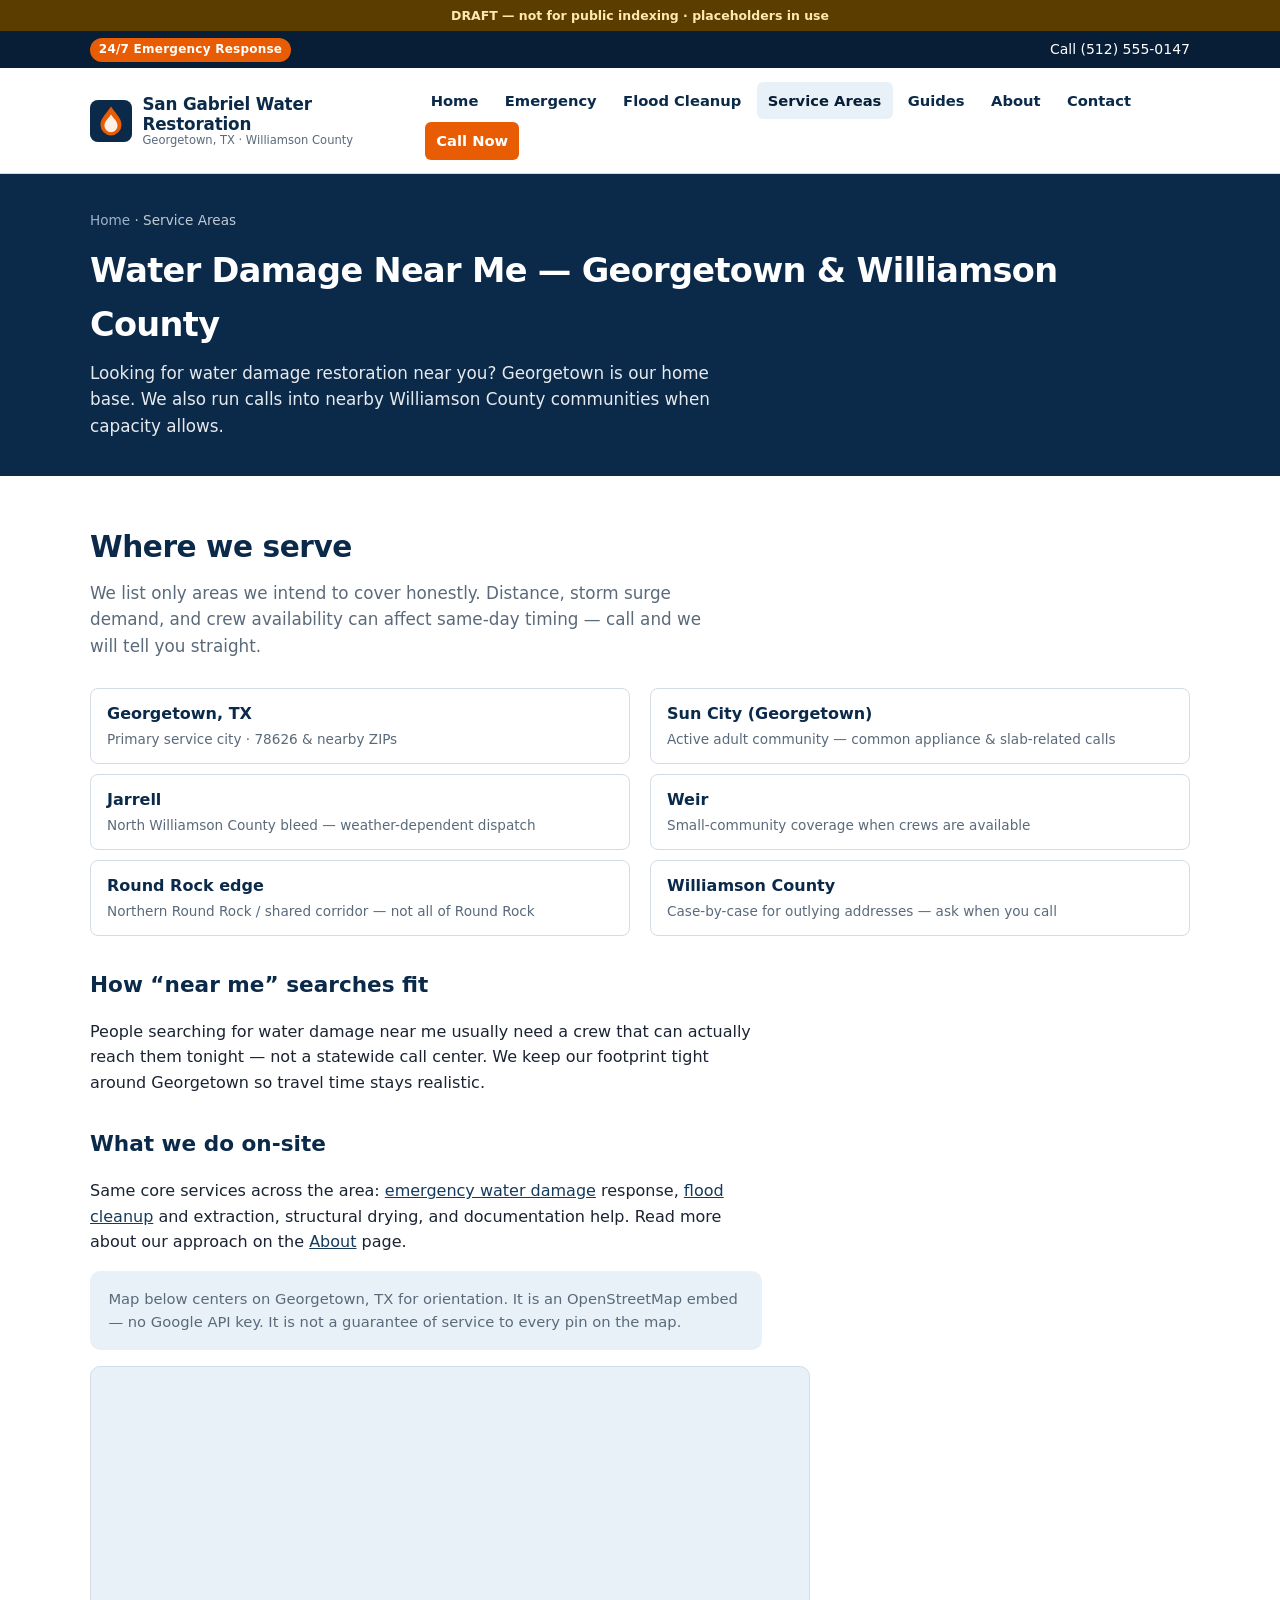
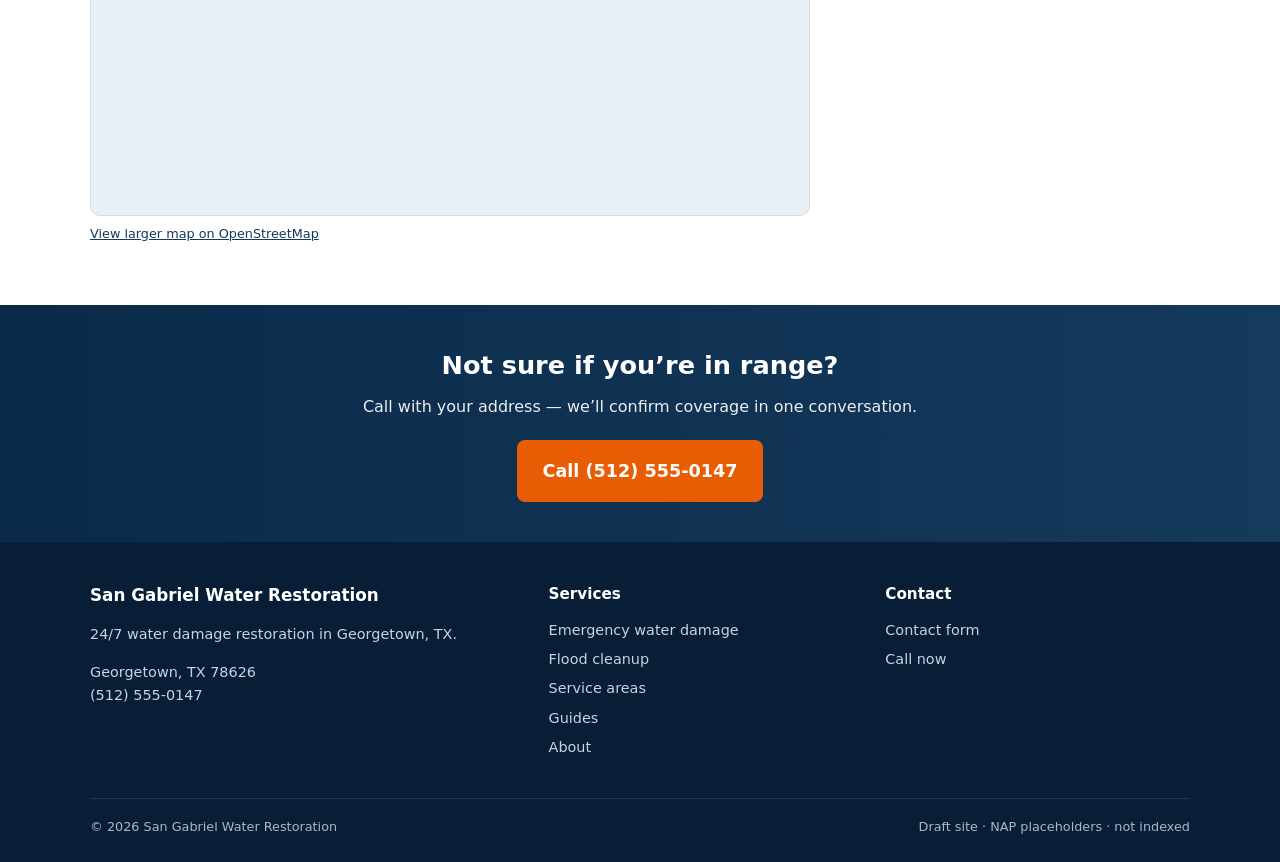
<file: service-areas/index.html>
<!DOCTYPE html>
<html lang="en">
<head>
  <meta charset="utf-8">
  <meta name="viewport" content="width=device-width, initial-scale=1">
  <meta name="robots" content="noindex, nofollow">
  <title>Water Damage Near Me | Georgetown &amp; Williamson County Service Areas</title>
  <meta name="description" content="Water damage restoration near me in Georgetown, TX — service areas across Williamson County including Sun City, Jarrell, Weir, and the Round Rock edge.">
  <link rel="icon" href="../favicon.svg" type="image/svg+xml">
  <link rel="stylesheet" href="../assets/css/site.css">
</head>
<body>
  <a class="skip-link" href="#main">Skip to content</a>
  <div class="draft-banner">DRAFT — not for public indexing · placeholders in use</div>

  <div class="topbar">
    <div class="container">
      <span class="badge">24/7 Emergency Response</span>
      <a href="tel:+15125550147">Call (512) 555-0147</a>
    </div>
  </div>

  <header class="site-header">
    <div class="container header-inner">
      <a class="brand" href="../">
        <svg class="brand-mark" viewBox="0 0 64 64" aria-hidden="true"><rect width="64" height="64" rx="12" fill="#0b2a4a"/><path d="M32 10c-8 12-16 18-16 28a16 16 0 0032 0c0-10-8-16-16-28z" fill="#e85d04"/><path d="M32 22c-5 7-10 11-10 17a10 10 0 0020 0c0-6-5-10-10-17z" fill="#fff0e6"/></svg>
        <span class="brand-text">
          <span class="brand-name">San Gabriel Water Restoration</span>
          <span class="brand-tag">Georgetown, TX · Williamson County</span>
        </span>
      </a>
      <button class="nav-toggle" type="button" aria-expanded="false" aria-controls="site-nav">Menu</button>
      <nav class="site-nav" id="site-nav" aria-label="Primary">
        <ul>
          <li><a href="../">Home</a></li>
          <li><a href="../emergency/">Emergency</a></li>
          <li><a href="../flood-cleanup/">Flood Cleanup</a></li>
          <li><a href="./" aria-current="page">Service Areas</a></li>
          <li><a href="../guides/">Guides</a></li>
          <li><a href="../about/">About</a></li>
          <li><a href="../contact/">Contact</a></li>
          <li><a class="nav-cta" href="tel:+15125550147">Call Now</a></li>
        </ul>
      </nav>
    </div>
  </header>

  <main id="main">
    <div class="page-hero">
      <div class="container">
        <nav class="breadcrumb" aria-label="Breadcrumb"><a href="../">Home</a> · Service Areas</nav>
        <h1>Water Damage Near Me — Georgetown &amp; Williamson County</h1>
        <p>Looking for water damage restoration near you? Georgetown is our home base. We also run calls into nearby Williamson County communities when capacity allows.</p>
      </div>
    </div>

    <section class="section section-alt">
      <div class="container">
        <div class="section-head">
          <h2>Where we serve</h2>
          <p>We list only areas we intend to cover honestly. Distance, storm surge demand, and crew availability can affect same-day timing — call and we will tell you straight.</p>
        </div>

        <ul class="area-list">
          <li>Georgetown, TX <span>Primary service city · 78626 &amp; nearby ZIPs</span></li>
          <li>Sun City (Georgetown) <span>Active adult community — common appliance &amp; slab-related calls</span></li>
          <li>Jarrell <span>North Williamson County bleed — weather-dependent dispatch</span></li>
          <li>Weir <span>Small-community coverage when crews are available</span></li>
          <li>Round Rock edge <span>Northern Round Rock / shared corridor — not all of Round Rock</span></li>
          <li>Williamson County <span>Case-by-case for outlying addresses — ask when you call</span></li>
        </ul>

        <div class="prose" style="margin-top:2rem">
          <h2>How “near me” searches fit</h2>
          <p>People searching for water damage near me usually need a crew that can actually reach them tonight — not a statewide call center. We keep our footprint tight around Georgetown so travel time stays realistic.</p>

          <h2>What we do on-site</h2>
          <p>Same core services across the area: <a href="../emergency/">emergency water damage</a> response, <a href="../flood-cleanup/">flood cleanup</a> and extraction, structural drying, and documentation help. Read more about our approach on the <a href="../about/">About</a> page.</p>

          <div class="note">
            Map below centers on Georgetown, TX for orientation. It is an OpenStreetMap embed — no Google API key. It is not a guarantee of service to every pin on the map.
          </div>
        </div>

        <div class="map-wrap" style="margin-top:1rem;max-width:720px">
          <iframe
            title="Map of Georgetown, Texas"
            loading="lazy"
            referrerpolicy="no-referrer-when-downgrade"
            src="https://www.openstreetmap.org/export/embed.html?bbox=-97.75%2C30.60%2C-97.60%2C30.70&amp;layer=mapnik&amp;marker=30.6333%2C-97.6778">
          </iframe>
        </div>
        <p style="font-size:0.8rem;color:var(--muted);margin-top:0.5rem">
          <a href="https://www.openstreetmap.org/?mlat=30.6333&amp;mlon=-97.6778#map=13/30.6333/-97.6778" rel="noopener noreferrer" target="_blank">View larger map on OpenStreetMap</a>
        </p>
      </div>
    </section>

    <section class="cta-band">
      <div class="container">
        <h2>Not sure if you’re in range?</h2>
        <p>Call with your address — we’ll confirm coverage in one conversation.</p>
        <a class="btn btn-primary btn-lg" href="tel:+15125550147">Call (512) 555-0147</a>
      </div>
    </section>
  </main>

  <footer class="site-footer">
    <div class="container">
      <div class="footer-grid">
        <div>
          <div class="footer-brand">San Gabriel Water Restoration</div>
          <p>24/7 water damage restoration in Georgetown, TX.</p>
          <p>Georgetown, TX 78626<br><a href="tel:+15125550147">(512) 555-0147</a></p>
        </div>
        <div>
          <h3>Services</h3>
          <ul class="footer-links">
            <li><a href="../emergency/">Emergency water damage</a></li>
            <li><a href="../flood-cleanup/">Flood cleanup</a></li>
            <li><a href="./">Service areas</a></li>
            <li><a href="../guides/">Guides</a></li>
            <li><a href="../about/">About</a></li>
          </ul>
        </div>
        <div>
          <h3>Contact</h3>
          <ul class="footer-links">
            <li><a href="../contact/">Contact form</a></li>
            <li><a href="tel:+15125550147">Call now</a></li>
          </ul>
        </div>
      </div>
      <div class="footer-bottom">
        <span>© <span data-year>2026</span> San Gabriel Water Restoration</span>
        <span>Draft site · NAP placeholders · not indexed</span>
      </div>
    </div>
  </footer>

  <div class="sticky-call" role="region" aria-label="Emergency call">
    <a href="tel:+15125550147">📞 Call (512) 555-0147 — 24/7</a>
  </div>
  <script src="../assets/js/site.js" defer></script>
</body>
</html>
</file>
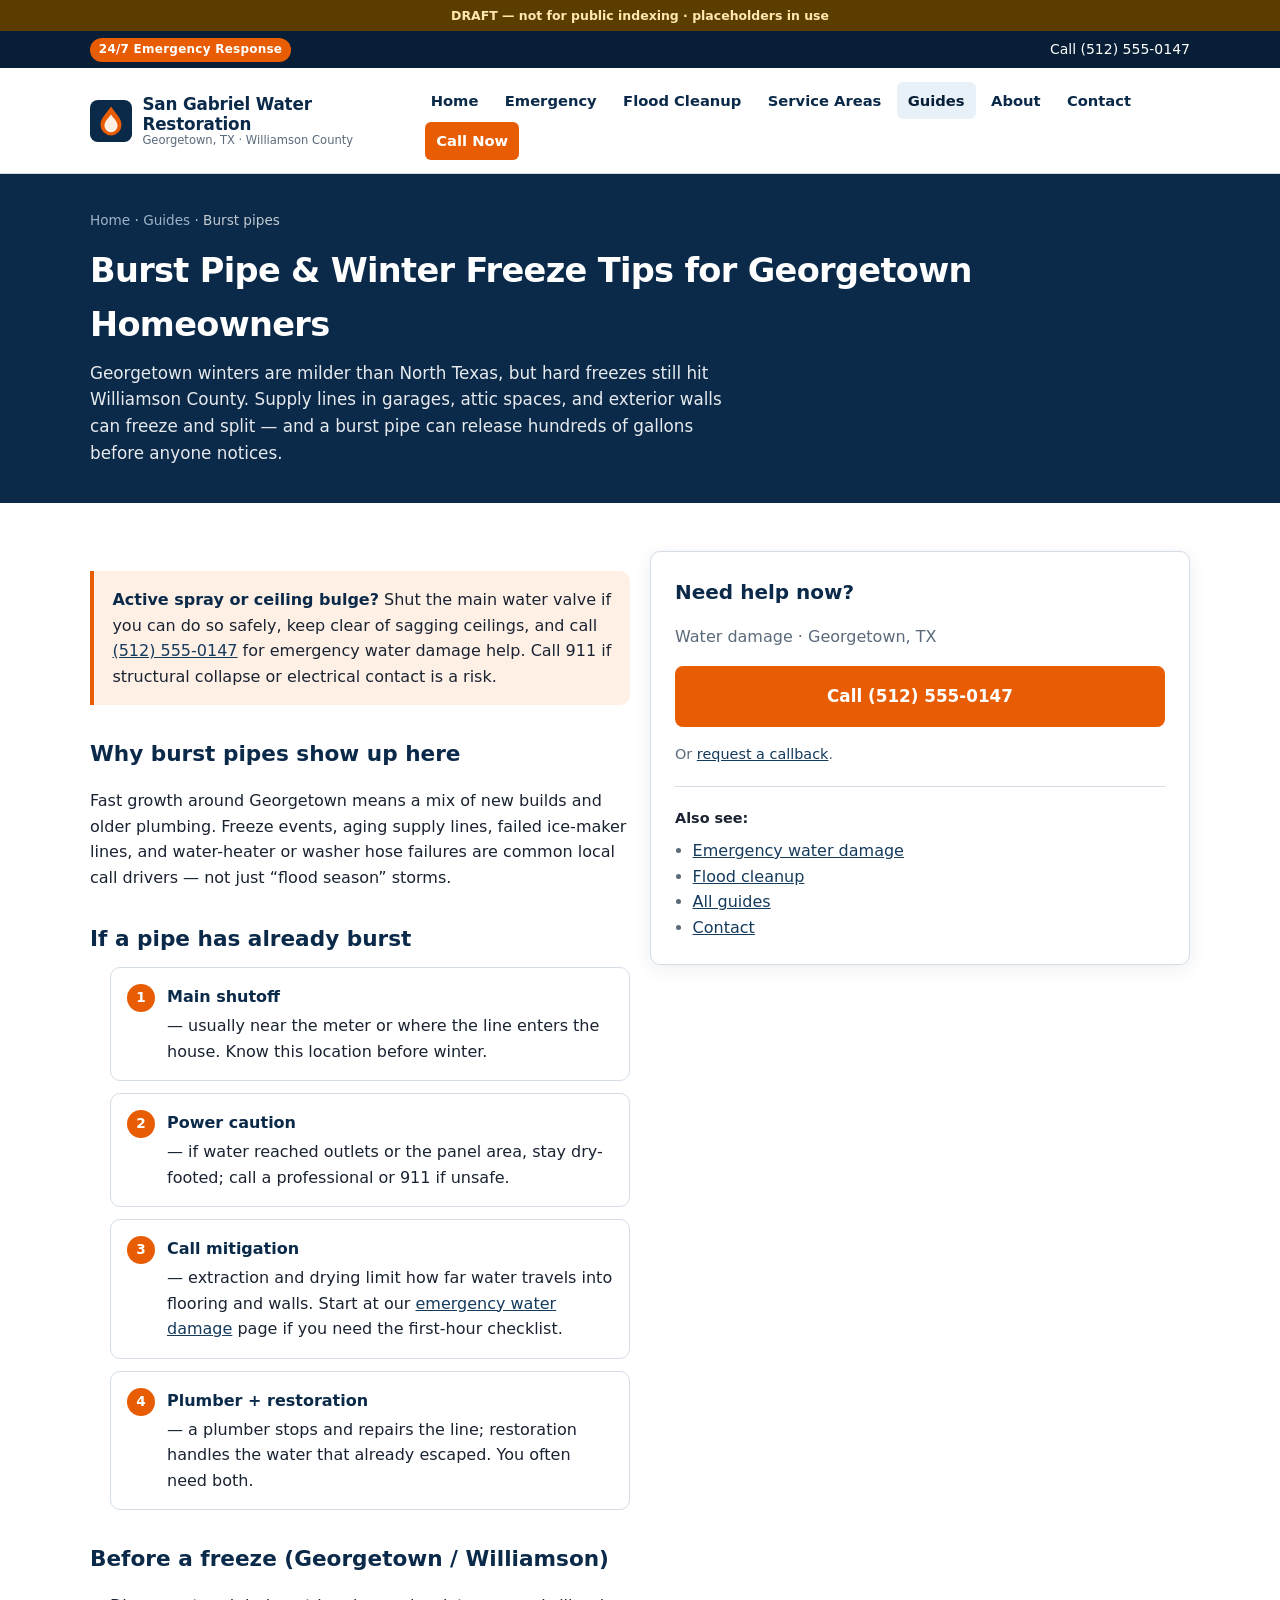
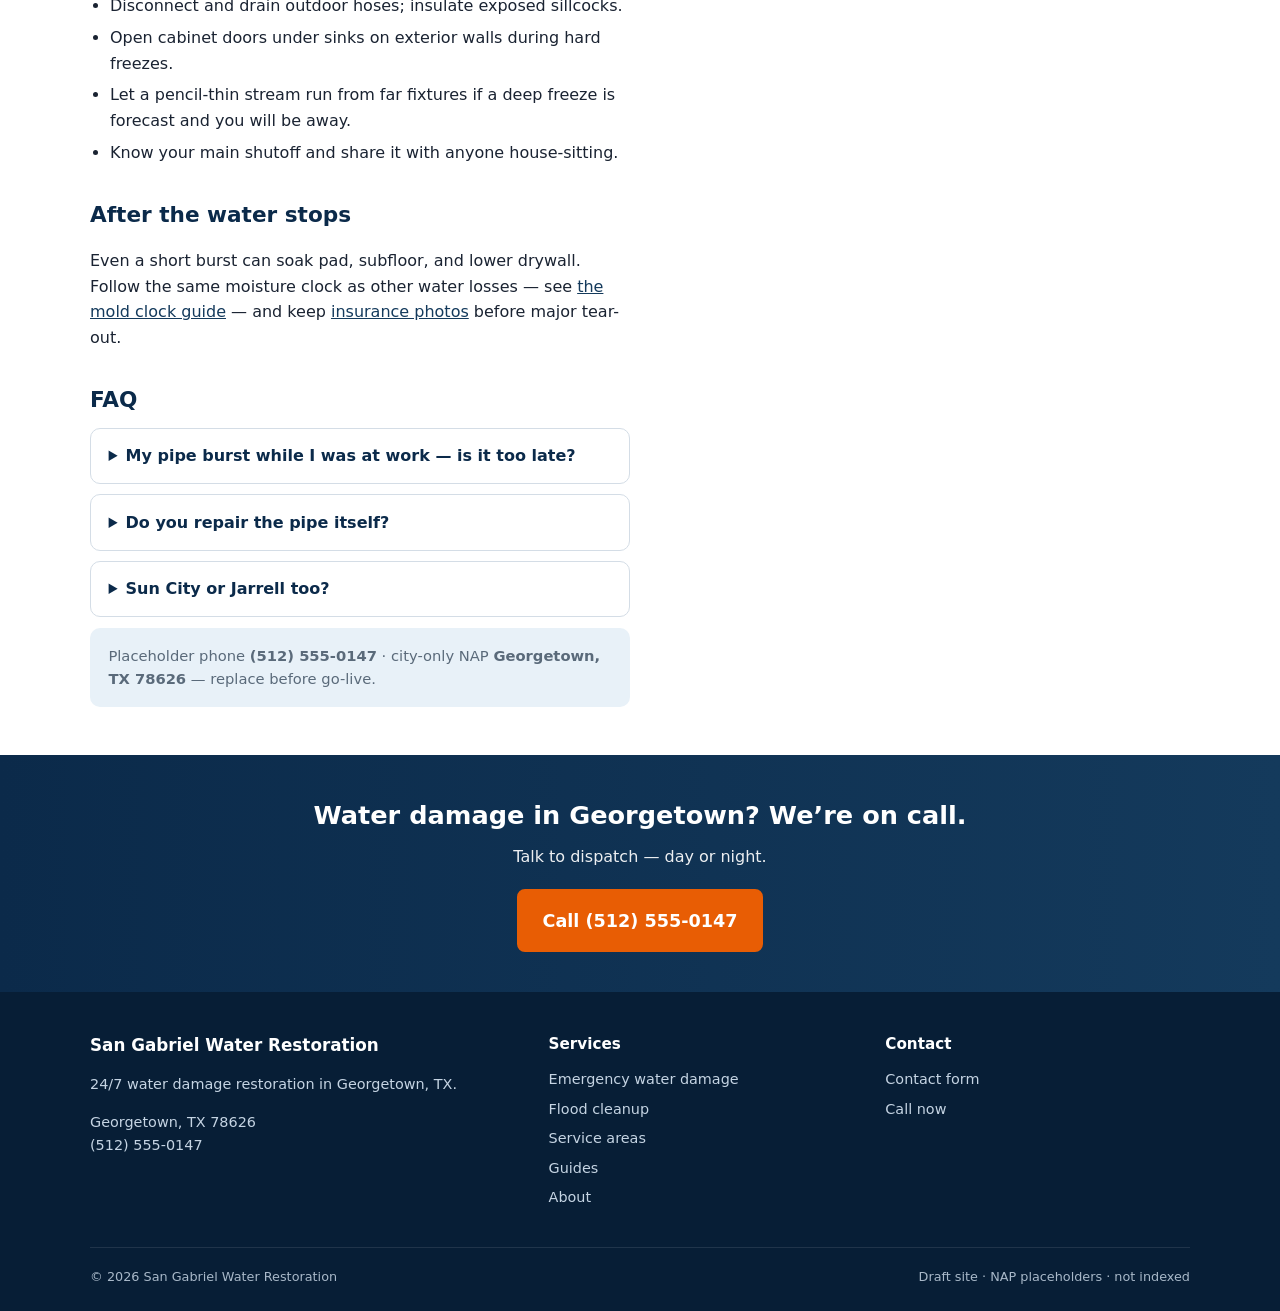
<file: guides/burst-pipe-georgetown/index.html>
<!DOCTYPE html>
<html lang="en">
<head>
  <meta charset="utf-8">
  <meta name="viewport" content="width=device-width, initial-scale=1">
  <meta name="robots" content="noindex, nofollow">
  <title>Burst Pipe & Winter Freeze Tips Georgetown TX | San Gabriel</title>
  <meta name="description" content="Burst pipe and winter freeze guidance for Georgetown, TX homeowners — shutoffs, first steps, and when to call water damage restoration.">
  <link rel="icon" href="../../favicon.svg" type="image/svg+xml">
  <link rel="stylesheet" href="../../assets/css/site.css">
</head>
<body>
  <a class="skip-link" href="#main">Skip to content</a>
  <div class="draft-banner">DRAFT — not for public indexing · placeholders in use</div>

  <div class="topbar">
    <div class="container">
      <span class="badge">24/7 Emergency Response</span>
      <a href="tel:+15125550147">Call (512) 555-0147</a>
    </div>
  </div>

  <header class="site-header">
    <div class="container header-inner">
      <a class="brand" href="../../">
        <svg class="brand-mark" viewBox="0 0 64 64" aria-hidden="true"><rect width="64" height="64" rx="12" fill="#0b2a4a"/><path d="M32 10c-8 12-16 18-16 28a16 16 0 0032 0c0-10-8-16-16-28z" fill="#e85d04"/><path d="M32 22c-5 7-10 11-10 17a10 10 0 0020 0c0-6-5-10-10-17z" fill="#fff0e6"/></svg>
        <span class="brand-text">
          <span class="brand-name">San Gabriel Water Restoration</span>
          <span class="brand-tag">Georgetown, TX · Williamson County</span>
        </span>
      </a>
      <button class="nav-toggle" type="button" aria-expanded="false" aria-controls="site-nav">Menu</button>
      <nav class="site-nav" id="site-nav" aria-label="Primary">
        <ul>
          <li><a href="../../">Home</a></li>
          <li><a href="../../emergency/">Emergency</a></li>
          <li><a href="../../flood-cleanup/">Flood Cleanup</a></li>
          <li><a href="../../service-areas/">Service Areas</a></li>
          <li><a href="../../guides/" aria-current="page">Guides</a></li>
          <li><a href="../../about/">About</a></li>
          <li><a href="../../contact/">Contact</a></li>
          <li><a class="nav-cta" href="tel:+15125550147">Call Now</a></li>
        </ul>
      </nav>
    </div>
  </header>

  <main id="main">
    <div class="page-hero">
      <div class="container">
        <nav class="breadcrumb" aria-label="Breadcrumb"><a href="../../">Home</a> · <a href="../">Guides</a> · Burst pipes</nav>
        <h1>Burst Pipe &amp; Winter Freeze Tips for Georgetown Homeowners</h1>
        <p>Georgetown winters are milder than North Texas, but hard freezes still hit Williamson County. Supply lines in garages, attic spaces, and exterior walls can freeze and split — and a burst pipe can release hundreds of gallons before anyone notices.</p>
      </div>
    </div>

    <section class="section section-alt">
      <div class="container">
        <div class="grid-2" style="align-items:start">
          <div class="prose">

            <div class="callout">
              <strong>Active spray or ceiling bulge?</strong> Shut the main water valve if you can do so safely, keep clear of sagging ceilings, and call <a href="tel:+15125550147">(512) 555-0147</a> for emergency water damage help. Call 911 if structural collapse or electrical contact is a risk.
            </div>

            <h2>Why burst pipes show up here</h2>
            <p>Fast growth around Georgetown means a mix of new builds and older plumbing. Freeze events, aging supply lines, failed ice-maker lines, and water-heater or washer hose failures are common local call drivers — not just “flood season” storms.</p>

            <h2>If a pipe has already burst</h2>
            <ol class="steps">
              <li><strong>Main shutoff</strong> — usually near the meter or where the line enters the house. Know this location before winter.</li>
              <li><strong>Power caution</strong> — if water reached outlets or the panel area, stay dry-footed; call a professional or 911 if unsafe.</li>
              <li><strong>Call mitigation</strong> — extraction and drying limit how far water travels into flooring and walls. Start at our <a href="../../emergency/">emergency water damage</a> page if you need the first-hour checklist.</li>
              <li><strong>Plumber + restoration</strong> — a plumber stops and repairs the line; restoration handles the water that already escaped. You often need both.</li>
            </ol>

            <h2>Before a freeze (Georgetown / Williamson)</h2>
            <ul>
              <li>Disconnect and drain outdoor hoses; insulate exposed sillcocks.</li>
              <li>Open cabinet doors under sinks on exterior walls during hard freezes.</li>
              <li>Let a pencil-thin stream run from far fixtures if a deep freeze is forecast and you will be away.</li>
              <li>Know your main shutoff and share it with anyone house-sitting.</li>
            </ul>

            <h2>After the water stops</h2>
            <p>Even a short burst can soak pad, subfloor, and lower drywall. Follow the same moisture clock as other water losses — see <a href="../mold-clock-after-water-damage/">the mold clock guide</a> — and keep <a href="../insurance-documentation-water-damage/">insurance photos</a> before major tear-out.</p>

            <h2>FAQ</h2>
            <div class="faq">
              <details>
                <summary>My pipe burst while I was at work — is it too late?</summary>
                <p>Call anyway. Stopping ongoing flow and starting extraction still reduces how much material must be replaced. Describe how long water may have run so crews can plan.</p>
              </details>
              <details>
                <summary>Do you repair the pipe itself?</summary>
                <p>We focus on water extraction, drying, and mitigation. Pipe repair is typically a plumber’s scope; we coordinate timing so drying is not delayed.</p>
              </details>
              <details>
                <summary>Sun City or Jarrell too?</summary>
                <p>Georgetown is home base; we also take nearby Williamson County calls when capacity allows. See <a href="../../service-areas/">service areas</a>.</p>
              </details>
            </div>

            <div class="note">
              Placeholder phone <strong>(512) 555-0147</strong> · city-only NAP <strong>Georgetown, TX 78626</strong> — replace before go-live.
            </div>

          </div>

          <aside>
            <div class="nap-block">
              <h2>Need help now?</h2>
              <p style="margin:0 0 1rem;color:var(--muted)">Water damage · Georgetown, TX</p>
              <a class="btn btn-primary btn-lg btn-block" href="tel:+15125550147">Call (512) 555-0147</a>
              <p style="margin:1rem 0 0;font-size:0.9rem;color:var(--muted)">Or <a href="../../contact/">request a callback</a>.</p>
              <hr style="border:0;border-top:1px solid var(--border);margin:1.25rem 0">
              <p style="margin:0;font-size:0.9rem"><strong>Also see:</strong></p>
              <ul style="margin:0.5rem 0 0;padding-left:1.1rem;color:var(--muted)">
                <li><a href="../../emergency/">Emergency water damage</a></li>
                <li><a href="../../flood-cleanup/">Flood cleanup</a></li>
                <li><a href="../">All guides</a></li>
                <li><a href="../../contact/">Contact</a></li>
              </ul>
            </div>
          </aside>
        </div>
      </div>
    </section>

    <section class="cta-band">
      <div class="container">
        <h2>Water damage in Georgetown? We’re on call.</h2>
        <p>Talk to dispatch — day or night.</p>
        <a class="btn btn-primary btn-lg" href="tel:+15125550147">Call (512) 555-0147</a>
      </div>
    </section>
  </main>

  <footer class="site-footer">
    <div class="container">
      <div class="footer-grid">
        <div>
          <div class="footer-brand">San Gabriel Water Restoration</div>
          <p>24/7 water damage restoration in Georgetown, TX.</p>
          <p>Georgetown, TX 78626<br><a href="tel:+15125550147">(512) 555-0147</a></p>
        </div>
        <div>
          <h3>Services</h3>
          <ul class="footer-links">
            <li><a href="../../emergency/">Emergency water damage</a></li>
            <li><a href="../../flood-cleanup/">Flood cleanup</a></li>
            <li><a href="../../service-areas/">Service areas</a></li>
            <li><a href="../../guides/">Guides</a></li>
            <li><a href="../../about/">About</a></li>
          </ul>
        </div>
        <div>
          <h3>Contact</h3>
          <ul class="footer-links">
            <li><a href="../../contact/">Contact form</a></li>
            <li><a href="tel:+15125550147">Call now</a></li>
          </ul>
        </div>
      </div>
      <div class="footer-bottom">
        <span>© <span data-year>2026</span> San Gabriel Water Restoration</span>
        <span>Draft site · NAP placeholders · not indexed</span>
      </div>
    </div>
  </footer>

  <div class="sticky-call" role="region" aria-label="Emergency call">
    <a href="tel:+15125550147">📞 Call (512) 555-0147 — 24/7</a>
  </div>
  <script src="../../assets/js/site.js" defer></script>
</body>
</html>
</file>
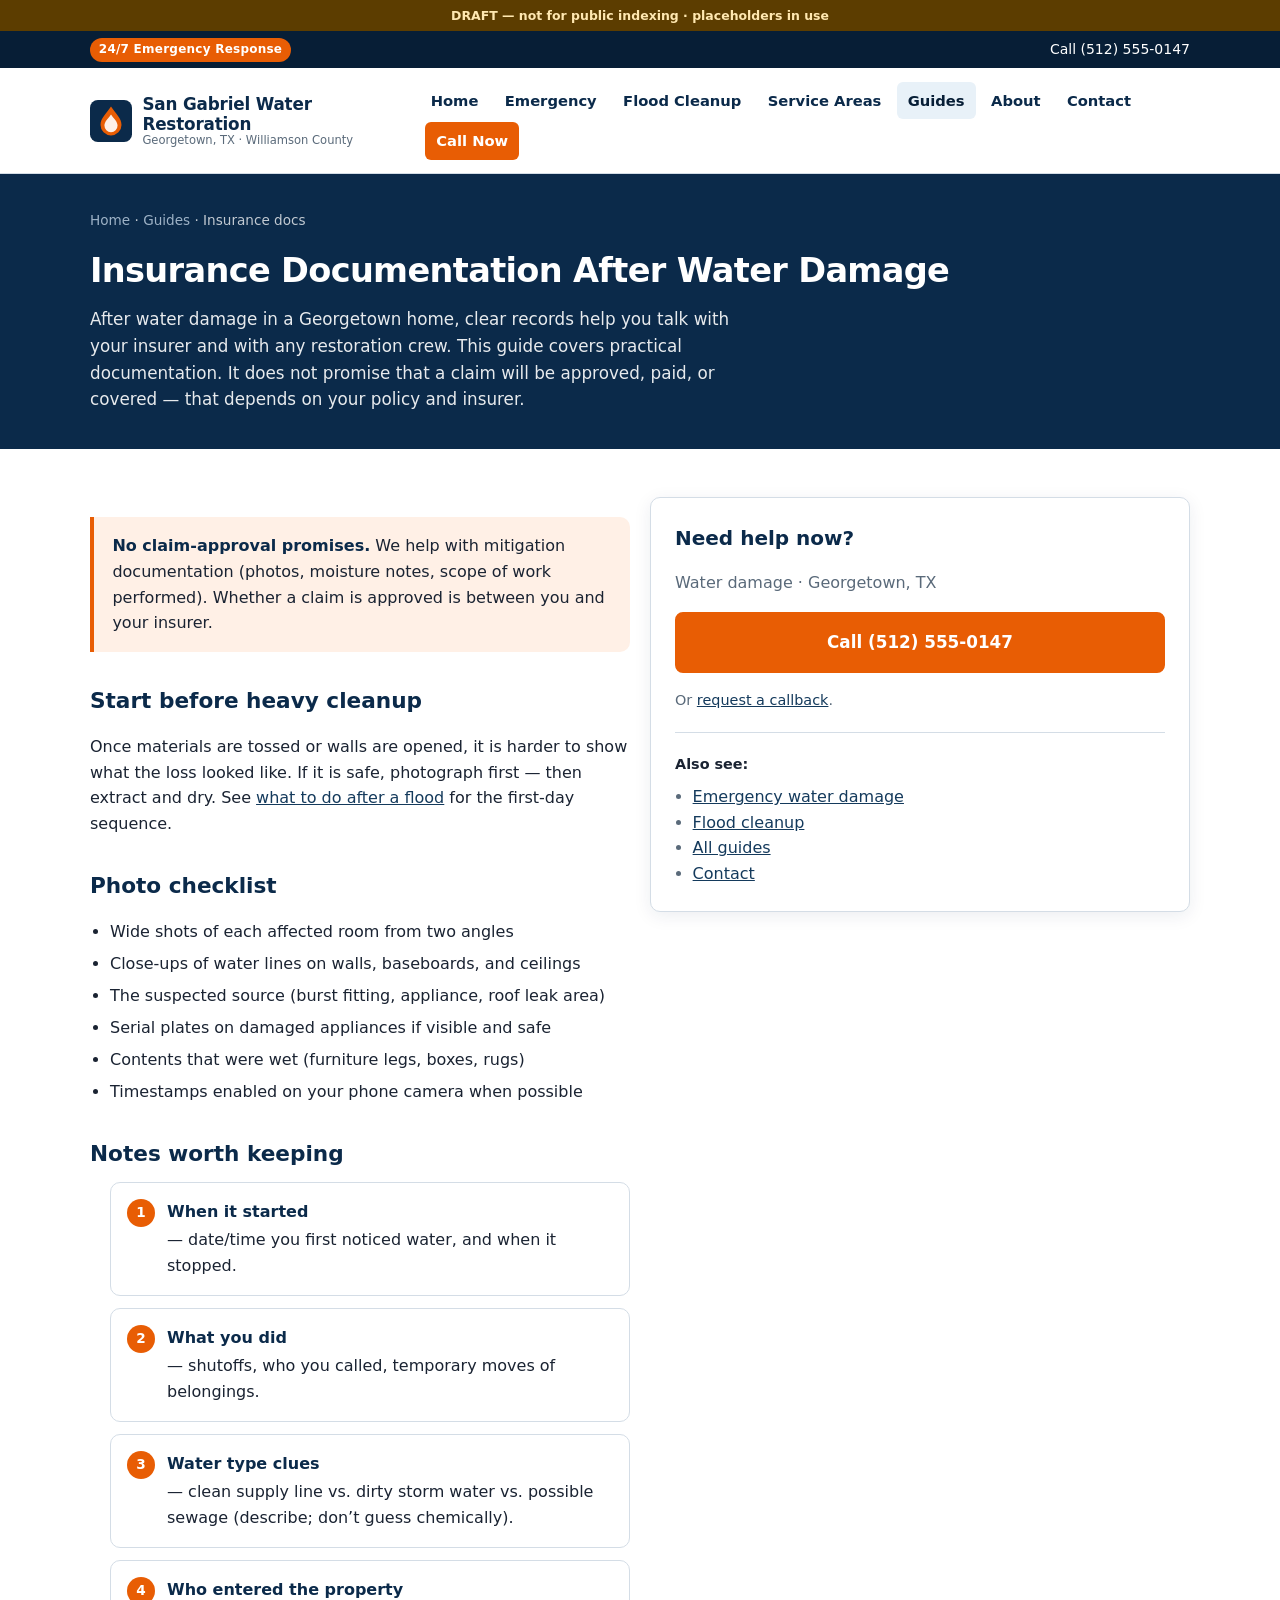
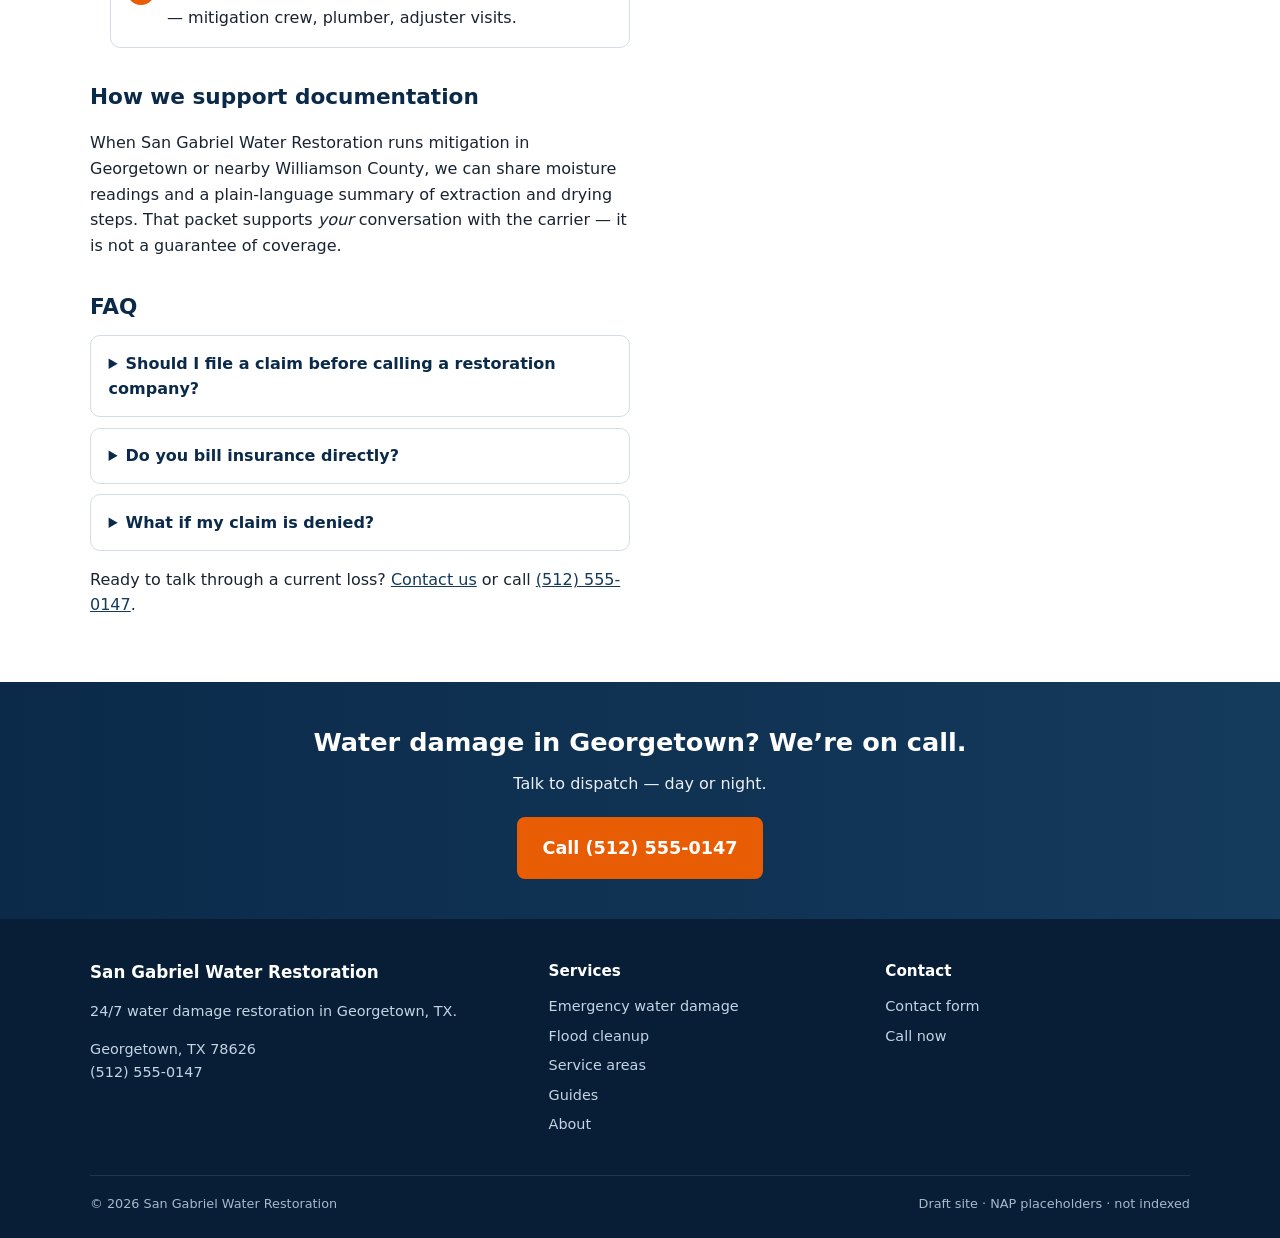
<file: guides/insurance-documentation-water-damage/index.html>
<!DOCTYPE html>
<html lang="en">
<head>
  <meta charset="utf-8">
  <meta name="viewport" content="width=device-width, initial-scale=1">
  <meta name="robots" content="noindex, nofollow">
  <title>Insurance Documentation After Water Damage | Georgetown TX</title>
  <meta name="description" content="How to photograph and note water damage for insurance conversations in Georgetown, TX. Documentation help — not claim-approval promises.">
  <link rel="icon" href="../../favicon.svg" type="image/svg+xml">
  <link rel="stylesheet" href="../../assets/css/site.css">
</head>
<body>
  <a class="skip-link" href="#main">Skip to content</a>
  <div class="draft-banner">DRAFT — not for public indexing · placeholders in use</div>

  <div class="topbar">
    <div class="container">
      <span class="badge">24/7 Emergency Response</span>
      <a href="tel:+15125550147">Call (512) 555-0147</a>
    </div>
  </div>

  <header class="site-header">
    <div class="container header-inner">
      <a class="brand" href="../../">
        <svg class="brand-mark" viewBox="0 0 64 64" aria-hidden="true"><rect width="64" height="64" rx="12" fill="#0b2a4a"/><path d="M32 10c-8 12-16 18-16 28a16 16 0 0032 0c0-10-8-16-16-28z" fill="#e85d04"/><path d="M32 22c-5 7-10 11-10 17a10 10 0 0020 0c0-6-5-10-10-17z" fill="#fff0e6"/></svg>
        <span class="brand-text">
          <span class="brand-name">San Gabriel Water Restoration</span>
          <span class="brand-tag">Georgetown, TX · Williamson County</span>
        </span>
      </a>
      <button class="nav-toggle" type="button" aria-expanded="false" aria-controls="site-nav">Menu</button>
      <nav class="site-nav" id="site-nav" aria-label="Primary">
        <ul>
          <li><a href="../../">Home</a></li>
          <li><a href="../../emergency/">Emergency</a></li>
          <li><a href="../../flood-cleanup/">Flood Cleanup</a></li>
          <li><a href="../../service-areas/">Service Areas</a></li>
          <li><a href="../../guides/" aria-current="page">Guides</a></li>
          <li><a href="../../about/">About</a></li>
          <li><a href="../../contact/">Contact</a></li>
          <li><a class="nav-cta" href="tel:+15125550147">Call Now</a></li>
        </ul>
      </nav>
    </div>
  </header>

  <main id="main">
    <div class="page-hero">
      <div class="container">
        <nav class="breadcrumb" aria-label="Breadcrumb"><a href="../../">Home</a> · <a href="../">Guides</a> · Insurance docs</nav>
        <h1>Insurance Documentation After Water Damage</h1>
        <p>After water damage in a Georgetown home, clear records help you talk with your insurer and with any restoration crew. This guide covers practical documentation. It does not promise that a claim will be approved, paid, or covered — that depends on your policy and insurer.</p>
      </div>
    </div>

    <section class="section section-alt">
      <div class="container">
        <div class="grid-2" style="align-items:start">
          <div class="prose">

            <div class="callout">
              <strong>No claim-approval promises.</strong> We help with mitigation documentation (photos, moisture notes, scope of work performed). Whether a claim is approved is between you and your insurer.
            </div>

            <h2>Start before heavy cleanup</h2>
            <p>Once materials are tossed or walls are opened, it is harder to show what the loss looked like. If it is safe, photograph first — then extract and dry. See <a href="../what-to-do-after-a-flood/">what to do after a flood</a> for the first-day sequence.</p>

            <h2>Photo checklist</h2>
            <ul>
              <li>Wide shots of each affected room from two angles</li>
              <li>Close-ups of water lines on walls, baseboards, and ceilings</li>
              <li>The suspected source (burst fitting, appliance, roof leak area)</li>
              <li>Serial plates on damaged appliances if visible and safe</li>
              <li>Contents that were wet (furniture legs, boxes, rugs)</li>
              <li>Timestamps enabled on your phone camera when possible</li>
            </ul>

            <h2>Notes worth keeping</h2>
            <ol class="steps">
              <li><strong>When it started</strong> — date/time you first noticed water, and when it stopped.</li>
              <li><strong>What you did</strong> — shutoffs, who you called, temporary moves of belongings.</li>
              <li><strong>Water type clues</strong> — clean supply line vs. dirty storm water vs. possible sewage (describe; don’t guess chemically).</li>
              <li><strong>Who entered the property</strong> — mitigation crew, plumber, adjuster visits.</li>
            </ol>

            <h2>How we support documentation</h2>
            <p>When San Gabriel Water Restoration runs mitigation in Georgetown or nearby Williamson County, we can share moisture readings and a plain-language summary of extraction and drying steps. That packet supports <em>your</em> conversation with the carrier — it is not a guarantee of coverage.</p>

            <h2>FAQ</h2>
            <div class="faq">
              <details>
                <summary>Should I file a claim before calling a restoration company?</summary>
                <p>Policies and preferences differ. Many homeowners call for emergency mitigation first so damage does not grow, then open or continue a claim. Ask your insurer about emergency mitigation allowances in your policy.</p>
              </details>
              <details>
                <summary>Do you bill insurance directly?</summary>
                <p>Billing arrangements vary by job and carrier. We will explain options clearly before work expands beyond emergency stabilization. Never assume direct billing is automatic.</p>
              </details>
              <details>
                <summary>What if my claim is denied?</summary>
                <p>That decision belongs to the insurer. We still document the mitigation we performed. For policy disputes, speak with your carrier or a qualified advisor — we are not your attorney or public adjuster unless separately engaged as such (we are not).</p>
              </details>
            </div>

            <p>Ready to talk through a current loss? <a href="../../contact/">Contact us</a> or call <a href="tel:+15125550147">(512) 555-0147</a>.</p>

          </div>

          <aside>
            <div class="nap-block">
              <h2>Need help now?</h2>
              <p style="margin:0 0 1rem;color:var(--muted)">Water damage · Georgetown, TX</p>
              <a class="btn btn-primary btn-lg btn-block" href="tel:+15125550147">Call (512) 555-0147</a>
              <p style="margin:1rem 0 0;font-size:0.9rem;color:var(--muted)">Or <a href="../../contact/">request a callback</a>.</p>
              <hr style="border:0;border-top:1px solid var(--border);margin:1.25rem 0">
              <p style="margin:0;font-size:0.9rem"><strong>Also see:</strong></p>
              <ul style="margin:0.5rem 0 0;padding-left:1.1rem;color:var(--muted)">
                <li><a href="../../emergency/">Emergency water damage</a></li>
                <li><a href="../../flood-cleanup/">Flood cleanup</a></li>
                <li><a href="../">All guides</a></li>
                <li><a href="../../contact/">Contact</a></li>
              </ul>
            </div>
          </aside>
        </div>
      </div>
    </section>

    <section class="cta-band">
      <div class="container">
        <h2>Water damage in Georgetown? We’re on call.</h2>
        <p>Talk to dispatch — day or night.</p>
        <a class="btn btn-primary btn-lg" href="tel:+15125550147">Call (512) 555-0147</a>
      </div>
    </section>
  </main>

  <footer class="site-footer">
    <div class="container">
      <div class="footer-grid">
        <div>
          <div class="footer-brand">San Gabriel Water Restoration</div>
          <p>24/7 water damage restoration in Georgetown, TX.</p>
          <p>Georgetown, TX 78626<br><a href="tel:+15125550147">(512) 555-0147</a></p>
        </div>
        <div>
          <h3>Services</h3>
          <ul class="footer-links">
            <li><a href="../../emergency/">Emergency water damage</a></li>
            <li><a href="../../flood-cleanup/">Flood cleanup</a></li>
            <li><a href="../../service-areas/">Service areas</a></li>
            <li><a href="../../guides/">Guides</a></li>
            <li><a href="../../about/">About</a></li>
          </ul>
        </div>
        <div>
          <h3>Contact</h3>
          <ul class="footer-links">
            <li><a href="../../contact/">Contact form</a></li>
            <li><a href="tel:+15125550147">Call now</a></li>
          </ul>
        </div>
      </div>
      <div class="footer-bottom">
        <span>© <span data-year>2026</span> San Gabriel Water Restoration</span>
        <span>Draft site · NAP placeholders · not indexed</span>
      </div>
    </div>
  </footer>

  <div class="sticky-call" role="region" aria-label="Emergency call">
    <a href="tel:+15125550147">📞 Call (512) 555-0147 — 24/7</a>
  </div>
  <script src="../../assets/js/site.js" defer></script>
</body>
</html>
</file>
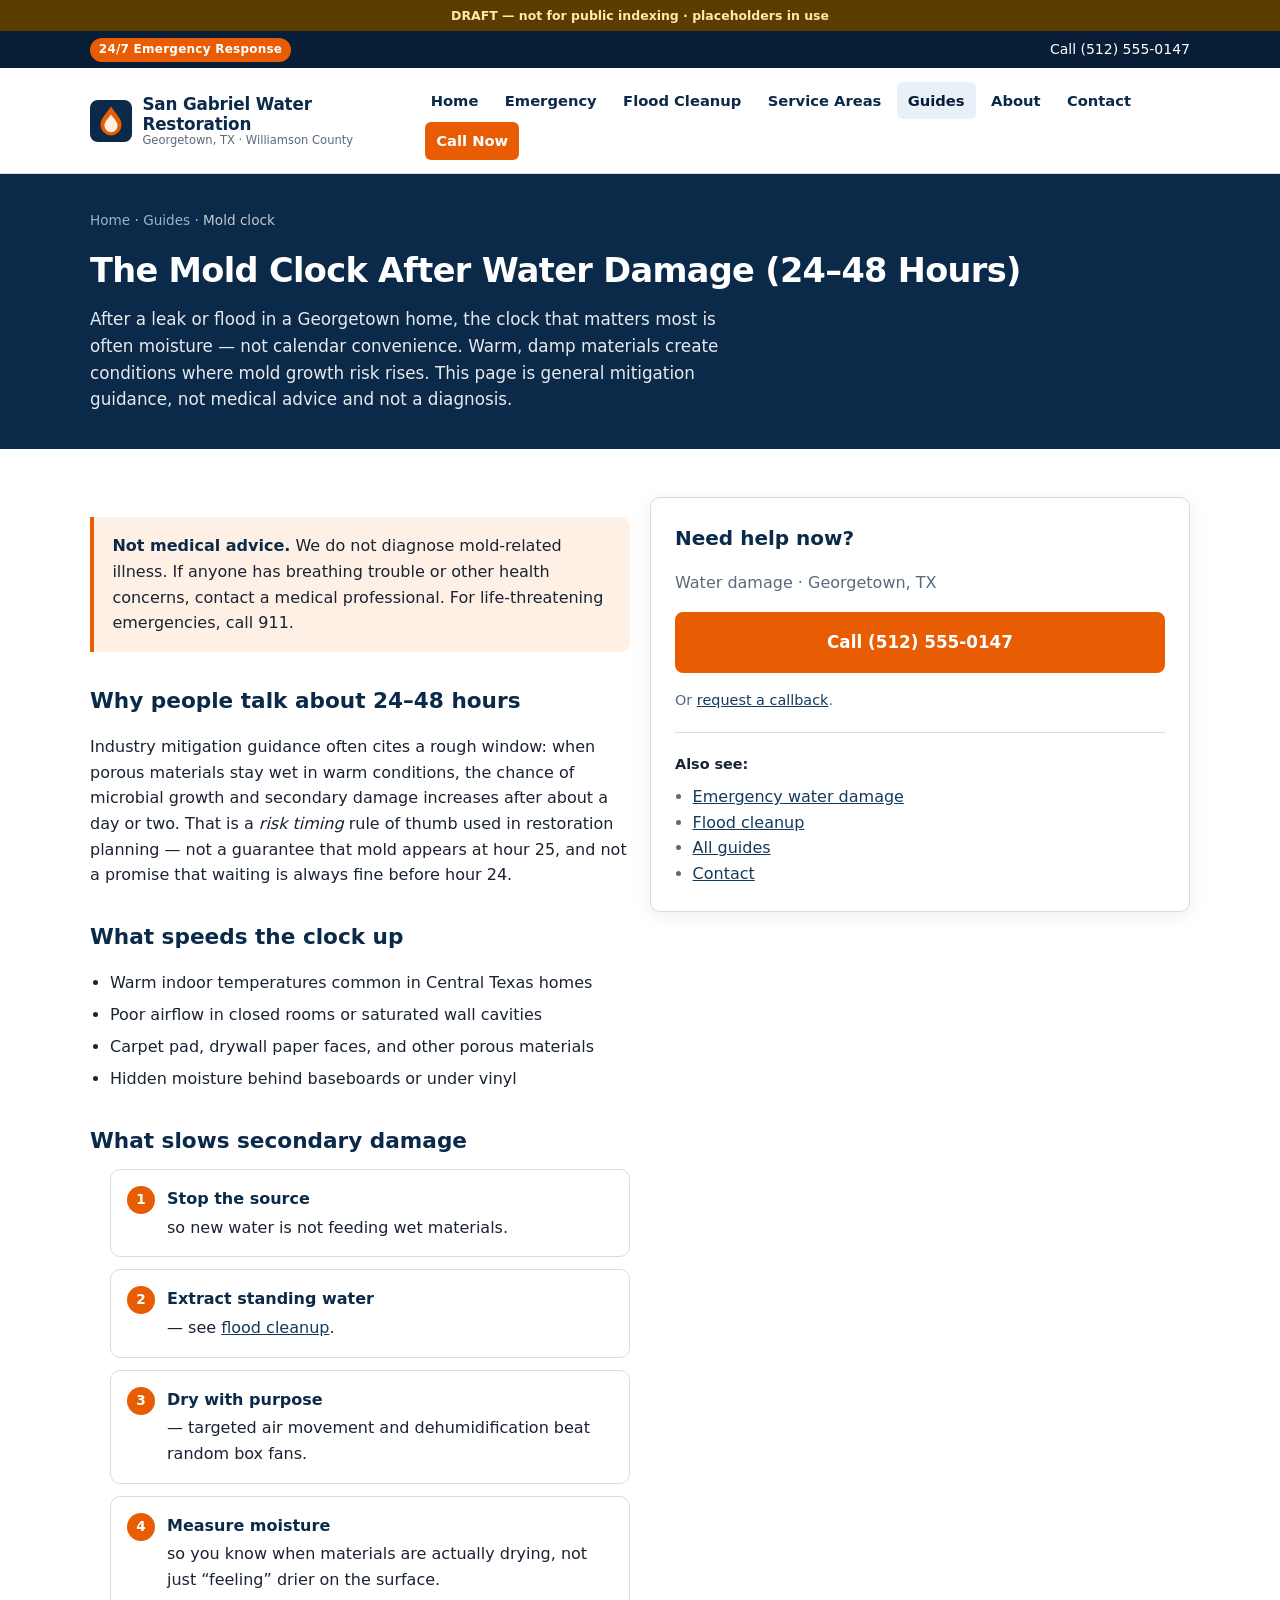
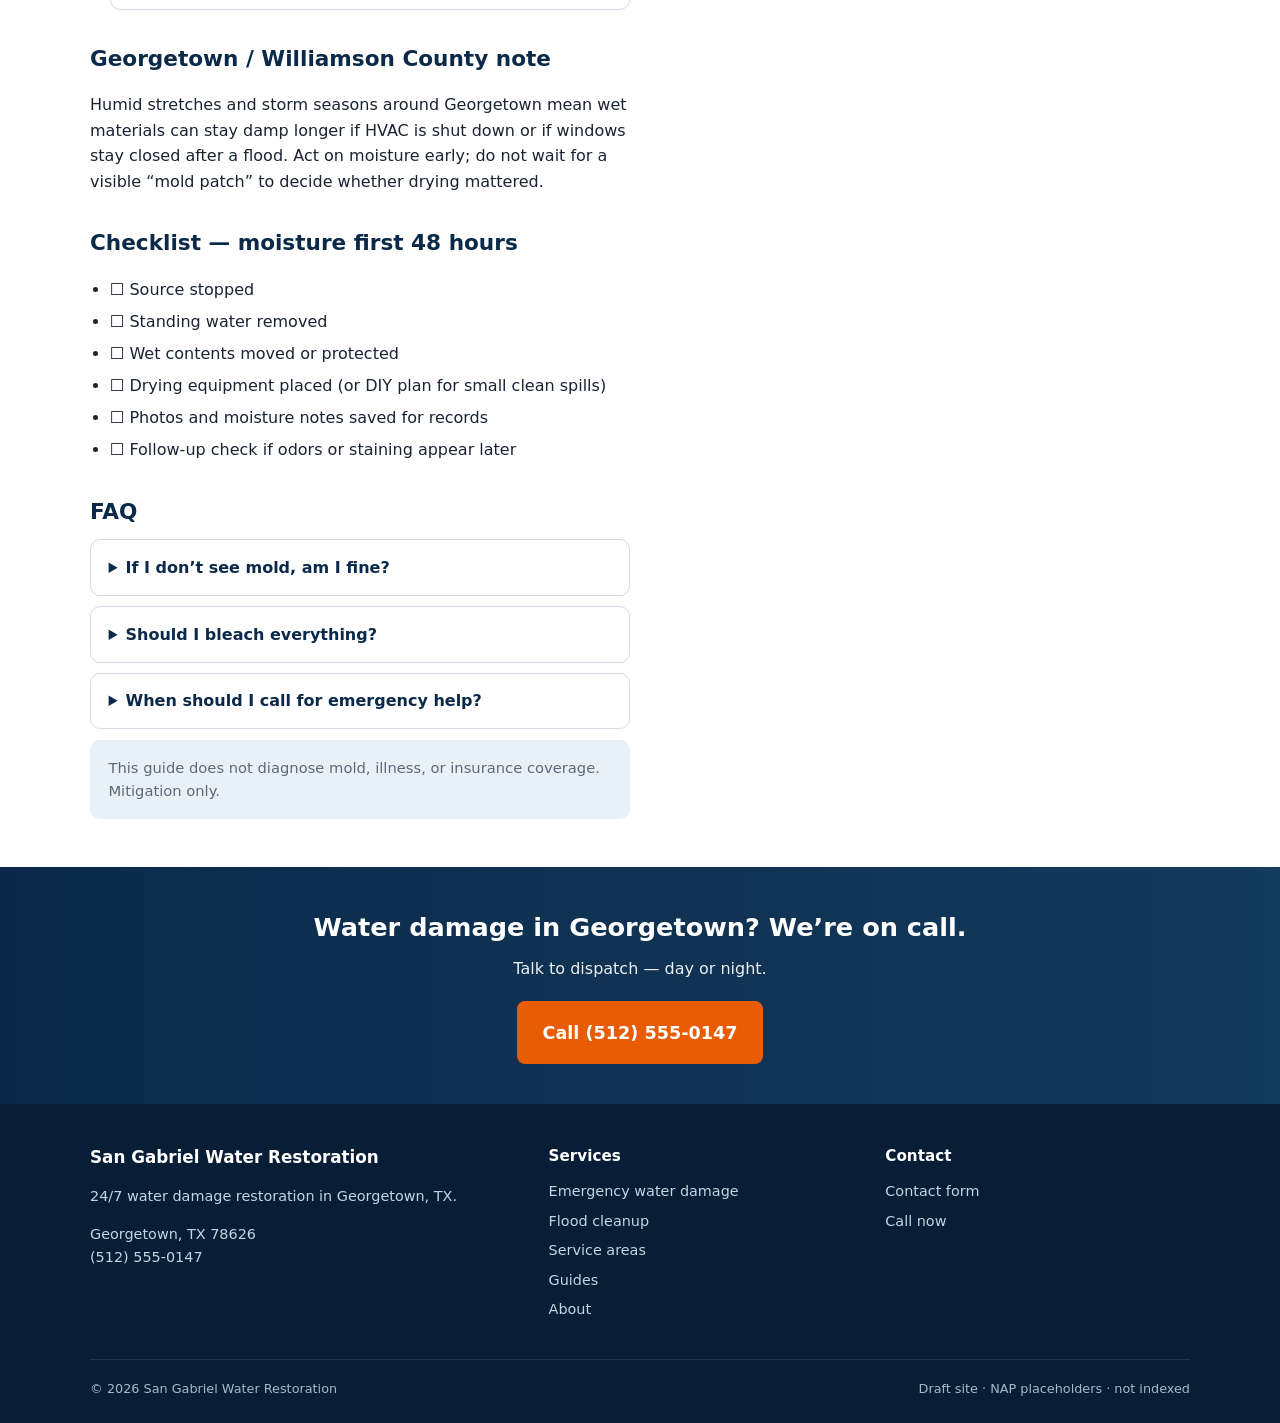
<file: guides/mold-clock-after-water-damage/index.html>
<!DOCTYPE html>
<html lang="en">
<head>
  <meta charset="utf-8">
  <meta name="viewport" content="width=device-width, initial-scale=1">
  <meta name="robots" content="noindex, nofollow">
  <title>Mold Clock After Water Damage — 24–48 Hours | Georgetown</title>
  <meta name="description" content="Why the 24–48 hour moisture window matters after water damage in Georgetown, TX. General risk notes — not medical advice.">
  <link rel="icon" href="../../favicon.svg" type="image/svg+xml">
  <link rel="stylesheet" href="../../assets/css/site.css">
</head>
<body>
  <a class="skip-link" href="#main">Skip to content</a>
  <div class="draft-banner">DRAFT — not for public indexing · placeholders in use</div>

  <div class="topbar">
    <div class="container">
      <span class="badge">24/7 Emergency Response</span>
      <a href="tel:+15125550147">Call (512) 555-0147</a>
    </div>
  </div>

  <header class="site-header">
    <div class="container header-inner">
      <a class="brand" href="../../">
        <svg class="brand-mark" viewBox="0 0 64 64" aria-hidden="true"><rect width="64" height="64" rx="12" fill="#0b2a4a"/><path d="M32 10c-8 12-16 18-16 28a16 16 0 0032 0c0-10-8-16-16-28z" fill="#e85d04"/><path d="M32 22c-5 7-10 11-10 17a10 10 0 0020 0c0-6-5-10-10-17z" fill="#fff0e6"/></svg>
        <span class="brand-text">
          <span class="brand-name">San Gabriel Water Restoration</span>
          <span class="brand-tag">Georgetown, TX · Williamson County</span>
        </span>
      </a>
      <button class="nav-toggle" type="button" aria-expanded="false" aria-controls="site-nav">Menu</button>
      <nav class="site-nav" id="site-nav" aria-label="Primary">
        <ul>
          <li><a href="../../">Home</a></li>
          <li><a href="../../emergency/">Emergency</a></li>
          <li><a href="../../flood-cleanup/">Flood Cleanup</a></li>
          <li><a href="../../service-areas/">Service Areas</a></li>
          <li><a href="../../guides/" aria-current="page">Guides</a></li>
          <li><a href="../../about/">About</a></li>
          <li><a href="../../contact/">Contact</a></li>
          <li><a class="nav-cta" href="tel:+15125550147">Call Now</a></li>
        </ul>
      </nav>
    </div>
  </header>

  <main id="main">
    <div class="page-hero">
      <div class="container">
        <nav class="breadcrumb" aria-label="Breadcrumb"><a href="../../">Home</a> · <a href="../">Guides</a> · Mold clock</nav>
        <h1>The Mold Clock After Water Damage (24–48 Hours)</h1>
        <p>After a leak or flood in a Georgetown home, the clock that matters most is often moisture — not calendar convenience. Warm, damp materials create conditions where mold growth risk rises. This page is general mitigation guidance, not medical advice and not a diagnosis.</p>
      </div>
    </div>

    <section class="section section-alt">
      <div class="container">
        <div class="grid-2" style="align-items:start">
          <div class="prose">

            <div class="callout">
              <strong>Not medical advice.</strong> We do not diagnose mold-related illness. If anyone has breathing trouble or other health concerns, contact a medical professional. For life-threatening emergencies, call 911.
            </div>

            <h2>Why people talk about 24–48 hours</h2>
            <p>Industry mitigation guidance often cites a rough window: when porous materials stay wet in warm conditions, the chance of microbial growth and secondary damage increases after about a day or two. That is a <em>risk timing</em> rule of thumb used in restoration planning — not a guarantee that mold appears at hour 25, and not a promise that waiting is always fine before hour 24.</p>

            <h2>What speeds the clock up</h2>
            <ul>
              <li>Warm indoor temperatures common in Central Texas homes</li>
              <li>Poor airflow in closed rooms or saturated wall cavities</li>
              <li>Carpet pad, drywall paper faces, and other porous materials</li>
              <li>Hidden moisture behind baseboards or under vinyl</li>
            </ul>

            <h2>What slows secondary damage</h2>
            <ol class="steps">
              <li><strong>Stop the source</strong> so new water is not feeding wet materials.</li>
              <li><strong>Extract standing water</strong> — see <a href="../../flood-cleanup/">flood cleanup</a>.</li>
              <li><strong>Dry with purpose</strong> — targeted air movement and dehumidification beat random box fans.</li>
              <li><strong>Measure moisture</strong> so you know when materials are actually drying, not just “feeling” drier on the surface.</li>
            </ol>

            <h2>Georgetown / Williamson County note</h2>
            <p>Humid stretches and storm seasons around Georgetown mean wet materials can stay damp longer if HVAC is shut down or if windows stay closed after a flood. Act on moisture early; do not wait for a visible “mold patch” to decide whether drying mattered.</p>

            <h2>Checklist — moisture first 48 hours</h2>
            <ul>
              <li>☐ Source stopped</li>
              <li>☐ Standing water removed</li>
              <li>☐ Wet contents moved or protected</li>
              <li>☐ Drying equipment placed (or DIY plan for small clean spills)</li>
              <li>☐ Photos and moisture notes saved for records</li>
              <li>☐ Follow-up check if odors or staining appear later</li>
            </ul>

            <h2>FAQ</h2>
            <div class="faq">
              <details>
                <summary>If I don’t see mold, am I fine?</summary>
                <p>Visible growth is only one signal. Hidden moisture can still damage materials. Focus on drying and documentation; call a qualified remediator if you suspect contamination beyond simple clean-water wetting.</p>
              </details>
              <details>
                <summary>Should I bleach everything?</summary>
                <p>Surface wiping is not a substitute for drying wet assemblies. Improper cleaning can also create safety issues. Ask a restoration professional before aggressive chemical use.</p>
              </details>
              <details>
                <summary>When should I call for emergency help?</summary>
                <p>If water is still active, rooms are flooded, or you cannot safely dry structural materials — call <a href="tel:+15125550147">(512) 555-0147</a> or see <a href="../../emergency/">emergency water damage</a>.</p>
              </details>
            </div>

            <div class="note">
              This guide does not diagnose mold, illness, or insurance coverage. Mitigation only.
            </div>

          </div>

          <aside>
            <div class="nap-block">
              <h2>Need help now?</h2>
              <p style="margin:0 0 1rem;color:var(--muted)">Water damage · Georgetown, TX</p>
              <a class="btn btn-primary btn-lg btn-block" href="tel:+15125550147">Call (512) 555-0147</a>
              <p style="margin:1rem 0 0;font-size:0.9rem;color:var(--muted)">Or <a href="../../contact/">request a callback</a>.</p>
              <hr style="border:0;border-top:1px solid var(--border);margin:1.25rem 0">
              <p style="margin:0;font-size:0.9rem"><strong>Also see:</strong></p>
              <ul style="margin:0.5rem 0 0;padding-left:1.1rem;color:var(--muted)">
                <li><a href="../../emergency/">Emergency water damage</a></li>
                <li><a href="../../flood-cleanup/">Flood cleanup</a></li>
                <li><a href="../">All guides</a></li>
                <li><a href="../../contact/">Contact</a></li>
              </ul>
            </div>
          </aside>
        </div>
      </div>
    </section>

    <section class="cta-band">
      <div class="container">
        <h2>Water damage in Georgetown? We’re on call.</h2>
        <p>Talk to dispatch — day or night.</p>
        <a class="btn btn-primary btn-lg" href="tel:+15125550147">Call (512) 555-0147</a>
      </div>
    </section>
  </main>

  <footer class="site-footer">
    <div class="container">
      <div class="footer-grid">
        <div>
          <div class="footer-brand">San Gabriel Water Restoration</div>
          <p>24/7 water damage restoration in Georgetown, TX.</p>
          <p>Georgetown, TX 78626<br><a href="tel:+15125550147">(512) 555-0147</a></p>
        </div>
        <div>
          <h3>Services</h3>
          <ul class="footer-links">
            <li><a href="../../emergency/">Emergency water damage</a></li>
            <li><a href="../../flood-cleanup/">Flood cleanup</a></li>
            <li><a href="../../service-areas/">Service areas</a></li>
            <li><a href="../../guides/">Guides</a></li>
            <li><a href="../../about/">About</a></li>
          </ul>
        </div>
        <div>
          <h3>Contact</h3>
          <ul class="footer-links">
            <li><a href="../../contact/">Contact form</a></li>
            <li><a href="tel:+15125550147">Call now</a></li>
          </ul>
        </div>
      </div>
      <div class="footer-bottom">
        <span>© <span data-year>2026</span> San Gabriel Water Restoration</span>
        <span>Draft site · NAP placeholders · not indexed</span>
      </div>
    </div>
  </footer>

  <div class="sticky-call" role="region" aria-label="Emergency call">
    <a href="tel:+15125550147">📞 Call (512) 555-0147 — 24/7</a>
  </div>
  <script src="../../assets/js/site.js" defer></script>
</body>
</html>
</file>
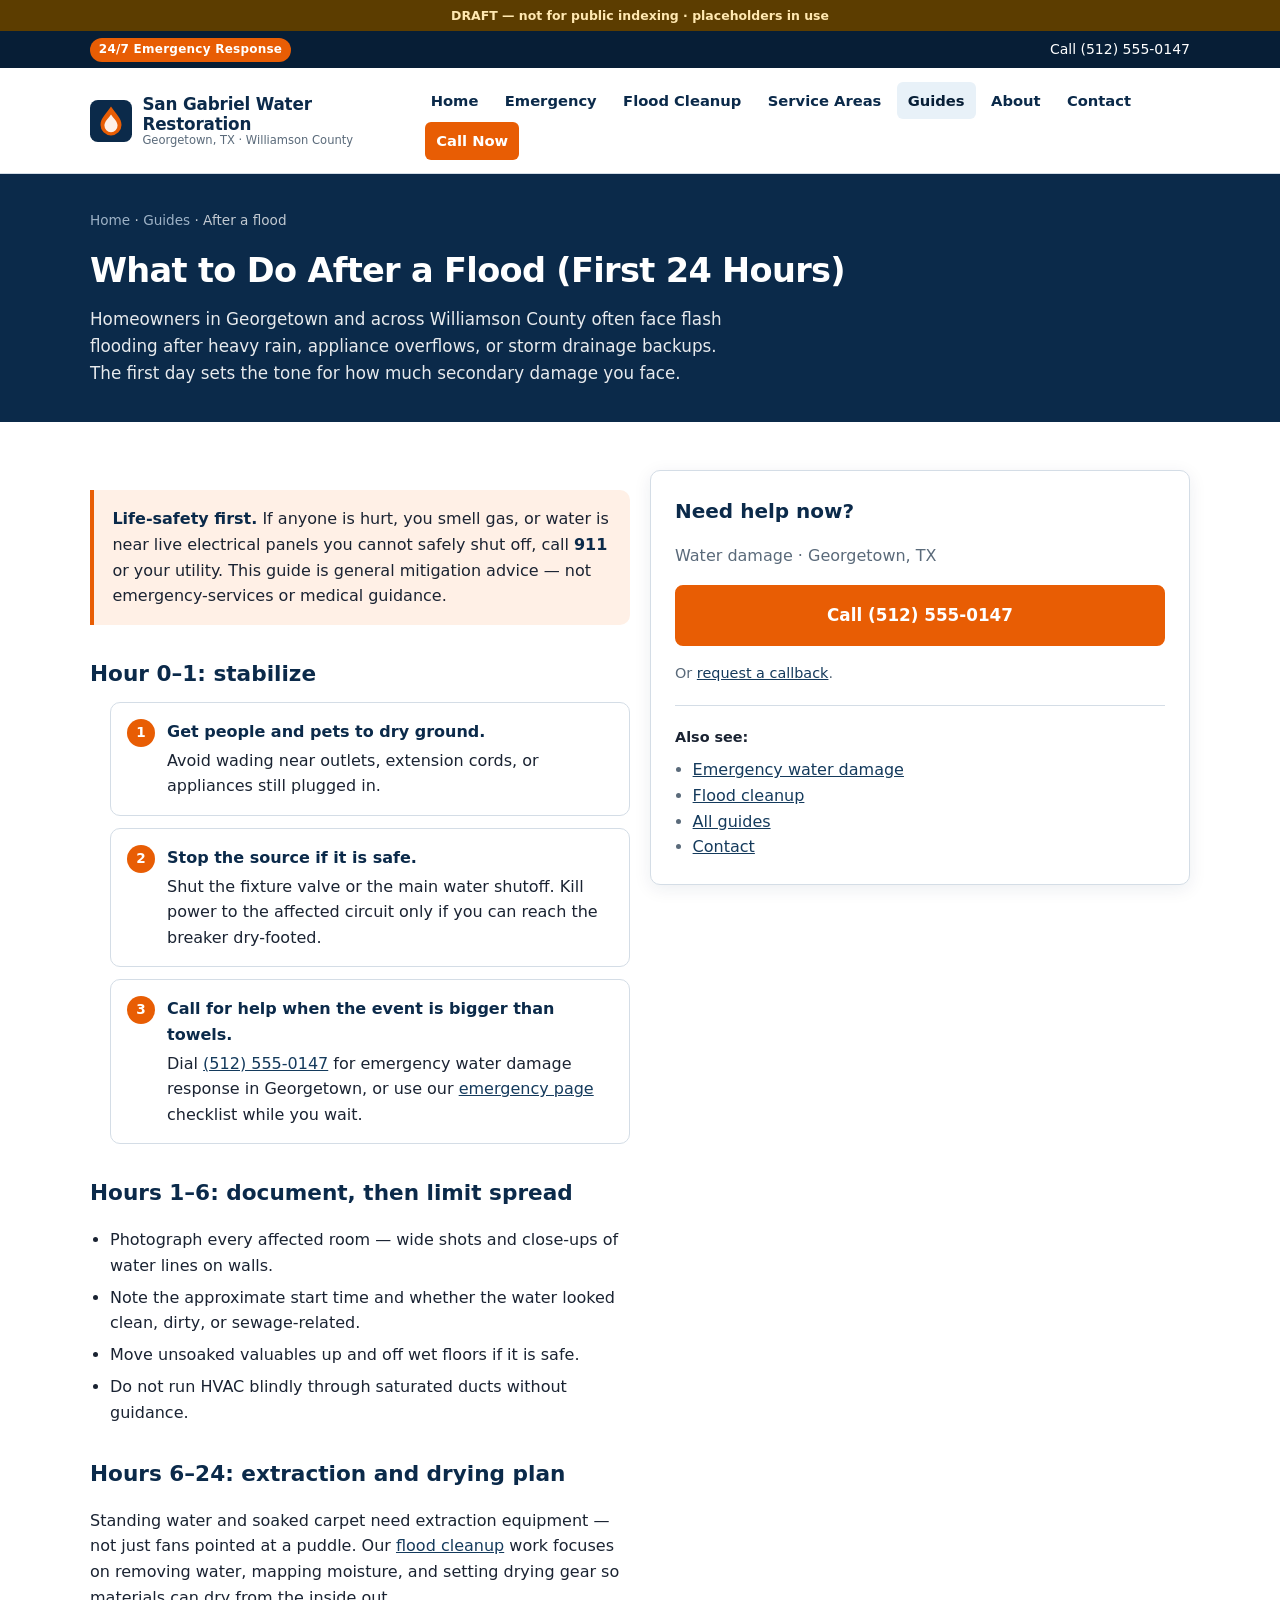
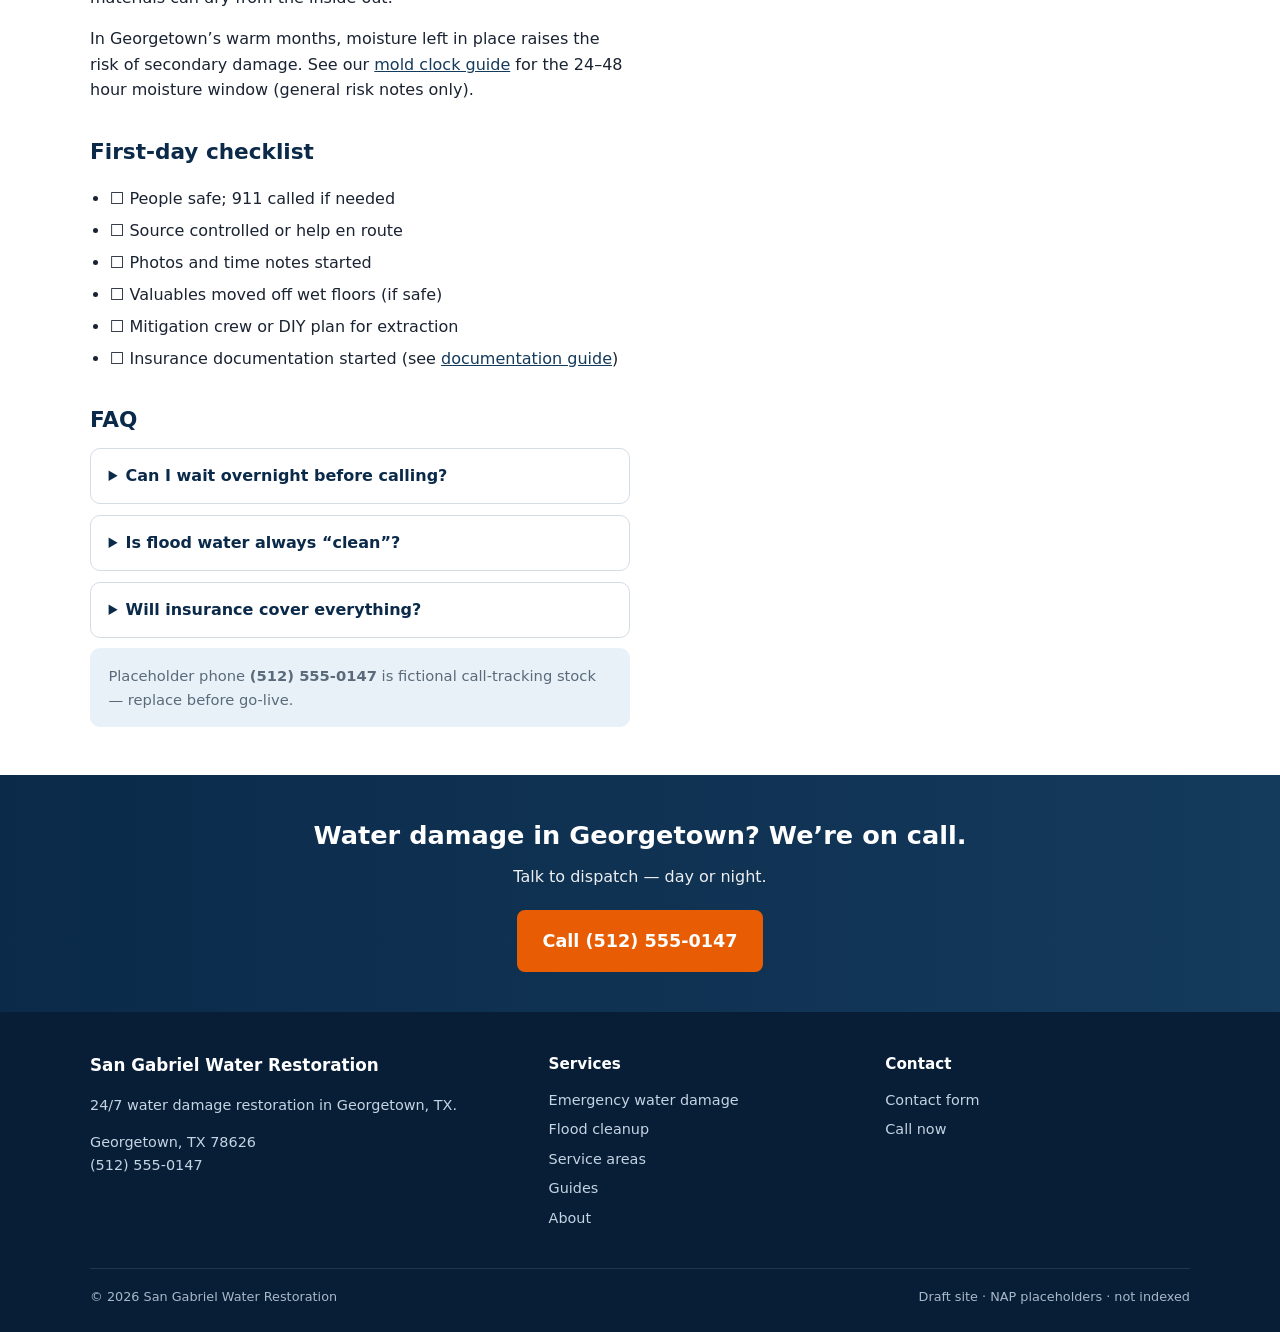
<file: guides/what-to-do-after-a-flood/index.html>
<!DOCTYPE html>
<html lang="en">
<head>
  <meta charset="utf-8">
  <meta name="viewport" content="width=device-width, initial-scale=1">
  <meta name="robots" content="noindex, nofollow">
  <title>What to Do After a Flood — First 24 Hours | Georgetown TX</title>
  <meta name="description" content="First 24 hours after flooding in Georgetown, TX: safety, shutoffs, photos, and when to call for water extraction.">
  <link rel="icon" href="../../favicon.svg" type="image/svg+xml">
  <link rel="stylesheet" href="../../assets/css/site.css">
</head>
<body>
  <a class="skip-link" href="#main">Skip to content</a>
  <div class="draft-banner">DRAFT — not for public indexing · placeholders in use</div>

  <div class="topbar">
    <div class="container">
      <span class="badge">24/7 Emergency Response</span>
      <a href="tel:+15125550147">Call (512) 555-0147</a>
    </div>
  </div>

  <header class="site-header">
    <div class="container header-inner">
      <a class="brand" href="../../">
        <svg class="brand-mark" viewBox="0 0 64 64" aria-hidden="true"><rect width="64" height="64" rx="12" fill="#0b2a4a"/><path d="M32 10c-8 12-16 18-16 28a16 16 0 0032 0c0-10-8-16-16-28z" fill="#e85d04"/><path d="M32 22c-5 7-10 11-10 17a10 10 0 0020 0c0-6-5-10-10-17z" fill="#fff0e6"/></svg>
        <span class="brand-text">
          <span class="brand-name">San Gabriel Water Restoration</span>
          <span class="brand-tag">Georgetown, TX · Williamson County</span>
        </span>
      </a>
      <button class="nav-toggle" type="button" aria-expanded="false" aria-controls="site-nav">Menu</button>
      <nav class="site-nav" id="site-nav" aria-label="Primary">
        <ul>
          <li><a href="../../">Home</a></li>
          <li><a href="../../emergency/">Emergency</a></li>
          <li><a href="../../flood-cleanup/">Flood Cleanup</a></li>
          <li><a href="../../service-areas/">Service Areas</a></li>
          <li><a href="../../guides/" aria-current="page">Guides</a></li>
          <li><a href="../../about/">About</a></li>
          <li><a href="../../contact/">Contact</a></li>
          <li><a class="nav-cta" href="tel:+15125550147">Call Now</a></li>
        </ul>
      </nav>
    </div>
  </header>

  <main id="main">
    <div class="page-hero">
      <div class="container">
        <nav class="breadcrumb" aria-label="Breadcrumb"><a href="../../">Home</a> · <a href="../">Guides</a> · After a flood</nav>
        <h1>What to Do After a Flood (First 24 Hours)</h1>
        <p>Homeowners in Georgetown and across Williamson County often face flash flooding after heavy rain, appliance overflows, or storm drainage backups. The first day sets the tone for how much secondary damage you face.</p>
      </div>
    </div>

    <section class="section section-alt">
      <div class="container">
        <div class="grid-2" style="align-items:start">
          <div class="prose">

            <div class="callout">
              <strong>Life-safety first.</strong> If anyone is hurt, you smell gas, or water is near live electrical panels you cannot safely shut off, call <strong>911</strong> or your utility. This guide is general mitigation advice — not emergency-services or medical guidance.
            </div>

            <h2>Hour 0–1: stabilize</h2>
            <ol class="steps">
              <li><strong>Get people and pets to dry ground.</strong> Avoid wading near outlets, extension cords, or appliances still plugged in.</li>
              <li><strong>Stop the source if it is safe.</strong> Shut the fixture valve or the main water shutoff. Kill power to the affected circuit only if you can reach the breaker dry-footed.</li>
              <li><strong>Call for help when the event is bigger than towels.</strong> Dial <a href="tel:+15125550147">(512) 555-0147</a> for emergency water damage response in Georgetown, or use our <a href="../../emergency/">emergency page</a> checklist while you wait.</li>
            </ol>

            <h2>Hours 1–6: document, then limit spread</h2>
            <ul>
              <li>Photograph every affected room — wide shots and close-ups of water lines on walls.</li>
              <li>Note the approximate start time and whether the water looked clean, dirty, or sewage-related.</li>
              <li>Move unsoaked valuables up and off wet floors if it is safe.</li>
              <li>Do not run HVAC blindly through saturated ducts without guidance.</li>
            </ul>

            <h2>Hours 6–24: extraction and drying plan</h2>
            <p>Standing water and soaked carpet need extraction equipment — not just fans pointed at a puddle. Our <a href="../../flood-cleanup/">flood cleanup</a> work focuses on removing water, mapping moisture, and setting drying gear so materials can dry from the inside out.</p>
            <p>In Georgetown’s warm months, moisture left in place raises the risk of secondary damage. See our <a href="../mold-clock-after-water-damage/">mold clock guide</a> for the 24–48 hour moisture window (general risk notes only).</p>

            <h2>First-day checklist</h2>
            <ul>
              <li>☐ People safe; 911 called if needed</li>
              <li>☐ Source controlled or help en route</li>
              <li>☐ Photos and time notes started</li>
              <li>☐ Valuables moved off wet floors (if safe)</li>
              <li>☐ Mitigation crew or DIY plan for extraction</li>
              <li>☐ Insurance documentation started (see <a href="../insurance-documentation-water-damage/">documentation guide</a>)</li>
            </ul>

            <h2>FAQ</h2>
            <div class="faq">
              <details>
                <summary>Can I wait overnight before calling?</summary>
                <p>If water is still spreading, or if carpet, pad, or wall cavities are soaked, waiting usually makes the job larger. Small, contained clean spills are different — use judgment, or call us and describe the scene.</p>
              </details>
              <details>
                <summary>Is flood water always “clean”?</summary>
                <p>Storm water, drain backups, and sewage can introduce contaminants. When in doubt, treat the water as potentially unsafe and keep kids and pets away until a professional assesses it.</p>
              </details>
              <details>
                <summary>Will insurance cover everything?</summary>
                <p>Coverage depends on your policy and cause of loss. We help with mitigation documentation; we do not guarantee claim approval. More in our <a href="../insurance-documentation-water-damage/">insurance documentation guide</a>.</p>
              </details>
            </div>

            <div class="note">
              Placeholder phone <strong>(512) 555-0147</strong> is fictional call-tracking stock — replace before go-live.
            </div>

          </div>

          <aside>
            <div class="nap-block">
              <h2>Need help now?</h2>
              <p style="margin:0 0 1rem;color:var(--muted)">Water damage · Georgetown, TX</p>
              <a class="btn btn-primary btn-lg btn-block" href="tel:+15125550147">Call (512) 555-0147</a>
              <p style="margin:1rem 0 0;font-size:0.9rem;color:var(--muted)">Or <a href="../../contact/">request a callback</a>.</p>
              <hr style="border:0;border-top:1px solid var(--border);margin:1.25rem 0">
              <p style="margin:0;font-size:0.9rem"><strong>Also see:</strong></p>
              <ul style="margin:0.5rem 0 0;padding-left:1.1rem;color:var(--muted)">
                <li><a href="../../emergency/">Emergency water damage</a></li>
                <li><a href="../../flood-cleanup/">Flood cleanup</a></li>
                <li><a href="../">All guides</a></li>
                <li><a href="../../contact/">Contact</a></li>
              </ul>
            </div>
          </aside>
        </div>
      </div>
    </section>

    <section class="cta-band">
      <div class="container">
        <h2>Water damage in Georgetown? We’re on call.</h2>
        <p>Talk to dispatch — day or night.</p>
        <a class="btn btn-primary btn-lg" href="tel:+15125550147">Call (512) 555-0147</a>
      </div>
    </section>
  </main>

  <footer class="site-footer">
    <div class="container">
      <div class="footer-grid">
        <div>
          <div class="footer-brand">San Gabriel Water Restoration</div>
          <p>24/7 water damage restoration in Georgetown, TX.</p>
          <p>Georgetown, TX 78626<br><a href="tel:+15125550147">(512) 555-0147</a></p>
        </div>
        <div>
          <h3>Services</h3>
          <ul class="footer-links">
            <li><a href="../../emergency/">Emergency water damage</a></li>
            <li><a href="../../flood-cleanup/">Flood cleanup</a></li>
            <li><a href="../../service-areas/">Service areas</a></li>
            <li><a href="../../guides/">Guides</a></li>
            <li><a href="../../about/">About</a></li>
          </ul>
        </div>
        <div>
          <h3>Contact</h3>
          <ul class="footer-links">
            <li><a href="../../contact/">Contact form</a></li>
            <li><a href="tel:+15125550147">Call now</a></li>
          </ul>
        </div>
      </div>
      <div class="footer-bottom">
        <span>© <span data-year>2026</span> San Gabriel Water Restoration</span>
        <span>Draft site · NAP placeholders · not indexed</span>
      </div>
    </div>
  </footer>

  <div class="sticky-call" role="region" aria-label="Emergency call">
    <a href="tel:+15125550147">📞 Call (512) 555-0147 — 24/7</a>
  </div>
  <script src="../../assets/js/site.js" defer></script>
</body>
</html>
</file>
<file: assets/css/site.css>
/* San Gabriel Water Restoration — draft site styles
   Visual: deep blue + safety orange. No external fonts/CDN. */

:root {
  --navy: #0b2a4a;
  --navy-deep: #071e36;
  --navy-mid: #143a5c;
  --orange: #e85d04;
  --orange-hover: #d14f00;
  --orange-soft: #fff0e6;
  --sky: #e8f1f8;
  --cream: #f7f9fb;
  --white: #ffffff;
  --text: #1a2332;
  --muted: #5a6a7a;
  --border: #d4dde6;
  --success: #1b7a4e;
  --radius: 10px;
  --shadow: 0 4px 18px rgba(11, 42, 74, 0.08);
  --max: 1100px;
  --font: system-ui, -apple-system, "Segoe UI", Roboto, Ubuntu, Cantarell, "Noto Sans", sans-serif;
}

*, *::before, *::after { box-sizing: border-box; }

html { scroll-behavior: smooth; }

body {
  margin: 0;
  font-family: var(--font);
  color: var(--text);
  background: var(--cream);
  line-height: 1.6;
  padding-bottom: 72px; /* sticky call bar on mobile */
}

img, svg { max-width: 100%; height: auto; display: block; }

a { color: var(--navy-mid); }
a:hover { color: var(--orange); }

.container {
  width: min(100% - 2rem, var(--max));
  margin-inline: auto;
}

/* Skip link */
.skip-link {
  position: absolute;
  left: -9999px;
  top: 0;
  background: var(--navy);
  color: var(--white);
  padding: 0.75rem 1rem;
  z-index: 1000;
}
.skip-link:focus { left: 0; }

/* Top bar */
.topbar {
  background: var(--navy-deep);
  color: var(--white);
  font-size: 0.875rem;
  padding: 0.4rem 0;
}
.topbar .container {
  display: flex;
  flex-wrap: wrap;
  gap: 0.75rem 1.5rem;
  justify-content: space-between;
  align-items: center;
}
.topbar a { color: var(--white); text-decoration: none; }
.topbar a:hover { color: #ffc9a3; }
.topbar .badge {
  background: var(--orange);
  color: var(--white);
  font-weight: 700;
  padding: 0.15rem 0.55rem;
  border-radius: 999px;
  font-size: 0.75rem;
  letter-spacing: 0.02em;
}

/* Header / nav */
.site-header {
  background: var(--white);
  border-bottom: 1px solid var(--border);
  position: sticky;
  top: 0;
  z-index: 100;
  box-shadow: 0 1px 0 rgba(11,42,74,0.04);
}
.header-inner {
  display: flex;
  align-items: center;
  justify-content: space-between;
  gap: 1rem;
  padding: 0.85rem 0;
}
.brand {
  display: flex;
  align-items: center;
  gap: 0.65rem;
  text-decoration: none;
  color: var(--navy);
  min-width: 0;
}
.brand-mark {
  width: 42px;
  height: 42px;
  flex-shrink: 0;
}
.brand-text { display: flex; flex-direction: column; line-height: 1.2; }
.brand-name {
  font-weight: 800;
  font-size: 1.05rem;
  letter-spacing: -0.01em;
}
.brand-tag {
  font-size: 0.72rem;
  color: var(--muted);
  font-weight: 500;
}

.nav-toggle {
  display: none;
  background: var(--navy);
  color: var(--white);
  border: 0;
  border-radius: 8px;
  padding: 0.55rem 0.75rem;
  font-weight: 600;
  cursor: pointer;
}
.nav-toggle:focus-visible { outline: 3px solid var(--orange); outline-offset: 2px; }

.site-nav ul {
  list-style: none;
  margin: 0;
  padding: 0;
  display: flex;
  flex-wrap: wrap;
  gap: 0.15rem 0.25rem;
  align-items: center;
}
.site-nav a {
  display: block;
  padding: 0.45rem 0.7rem;
  text-decoration: none;
  color: var(--navy);
  font-weight: 600;
  font-size: 0.92rem;
  border-radius: 6px;
}
.site-nav a:hover,
.site-nav a[aria-current="page"] {
  background: var(--sky);
  color: var(--navy-deep);
}
.site-nav .nav-cta {
  background: var(--orange);
  color: var(--white) !important;
  margin-left: 0.35rem;
}
.site-nav .nav-cta:hover { background: var(--orange-hover); }

/* Hero */
.hero {
  background: linear-gradient(145deg, var(--navy-deep) 0%, var(--navy) 55%, var(--navy-mid) 100%);
  color: var(--white);
  padding: 3rem 0 3.5rem;
  position: relative;
  overflow: hidden;
}
.hero::after {
  content: "";
  position: absolute;
  right: -80px;
  bottom: -80px;
  width: 280px;
  height: 280px;
  border-radius: 50%;
  background: rgba(232, 93, 4, 0.18);
  pointer-events: none;
}
.hero-grid {
  display: grid;
  grid-template-columns: 1.3fr 0.9fr;
  gap: 2rem;
  align-items: center;
  position: relative;
  z-index: 1;
}
.hero h1 {
  margin: 0 0 0.85rem;
  font-size: clamp(1.75rem, 4vw, 2.55rem);
  line-height: 1.15;
  letter-spacing: -0.02em;
}
.hero .lede {
  font-size: 1.1rem;
  opacity: 0.92;
  margin: 0 0 1.5rem;
  max-width: 36rem;
}
.hero-actions {
  display: flex;
  flex-wrap: wrap;
  gap: 0.75rem;
  margin-bottom: 1.25rem;
}
.hero-meta {
  display: flex;
  flex-wrap: wrap;
  gap: 0.75rem 1.25rem;
  font-size: 0.9rem;
  opacity: 0.9;
}
.hero-meta span { display: inline-flex; align-items: center; gap: 0.35rem; }
.hero-card {
  background: rgba(255,255,255,0.08);
  border: 1px solid rgba(255,255,255,0.18);
  border-radius: var(--radius);
  padding: 1.25rem;
  backdrop-filter: blur(4px);
}
.hero-card h2 {
  margin: 0 0 0.75rem;
  font-size: 1.05rem;
  color: #ffc9a3;
}
.hero-card ol {
  margin: 0;
  padding-left: 1.2rem;
  font-size: 0.95rem;
}
.hero-card li { margin-bottom: 0.4rem; }

/* Buttons */
.btn {
  display: inline-flex;
  align-items: center;
  justify-content: center;
  gap: 0.4rem;
  padding: 0.8rem 1.25rem;
  border-radius: 8px;
  font-weight: 700;
  font-size: 1rem;
  text-decoration: none;
  border: 2px solid transparent;
  cursor: pointer;
  transition: background 0.15s, color 0.15s, border-color 0.15s;
}
.btn:focus-visible { outline: 3px solid #ffc9a3; outline-offset: 2px; }
.btn-primary {
  background: var(--orange);
  color: var(--white);
  border-color: var(--orange);
}
.btn-primary:hover { background: var(--orange-hover); border-color: var(--orange-hover); color: var(--white); }
.btn-secondary {
  background: transparent;
  color: var(--white);
  border-color: rgba(255,255,255,0.55);
}
.btn-secondary:hover { background: rgba(255,255,255,0.1); color: var(--white); }
.btn-outline {
  background: var(--white);
  color: var(--navy);
  border-color: var(--border);
}
.btn-outline:hover { border-color: var(--navy); color: var(--navy-deep); }
.btn-lg { padding: 0.95rem 1.5rem; font-size: 1.05rem; }
.btn-block { width: 100%; }

/* Sections */
.section { padding: 3rem 0; }
.section-alt { background: var(--white); }
.section-sky { background: var(--sky); }
.section-head {
  margin-bottom: 1.75rem;
  max-width: 40rem;
}
.section-head h2 {
  margin: 0 0 0.5rem;
  font-size: clamp(1.4rem, 3vw, 1.85rem);
  color: var(--navy);
  letter-spacing: -0.015em;
}
.section-head p {
  margin: 0;
  color: var(--muted);
  font-size: 1.05rem;
}

/* Service cards */
.grid-3 {
  display: grid;
  grid-template-columns: repeat(3, 1fr);
  gap: 1.25rem;
}
.grid-2 {
  display: grid;
  grid-template-columns: repeat(2, 1fr);
  gap: 1.25rem;
}
.card {
  background: var(--white);
  border: 1px solid var(--border);
  border-radius: var(--radius);
  padding: 1.35rem;
  box-shadow: var(--shadow);
}
.card-icon {
  width: 48px;
  height: 48px;
  margin-bottom: 0.85rem;
  color: var(--orange);
}
.card h3 {
  margin: 0 0 0.45rem;
  font-size: 1.1rem;
  color: var(--navy);
}
.card p {
  margin: 0;
  color: var(--muted);
  font-size: 0.95rem;
}
.card a.card-link {
  display: inline-block;
  margin-top: 0.85rem;
  font-weight: 700;
  text-decoration: none;
  color: var(--orange);
}
.card a.card-link:hover { text-decoration: underline; }

/* Trust strip */
.trust-strip {
  display: grid;
  grid-template-columns: repeat(4, 1fr);
  gap: 1rem;
  text-align: center;
}
.trust-item {
  background: var(--white);
  border: 1px solid var(--border);
  border-radius: var(--radius);
  padding: 1.1rem 0.75rem;
}
.trust-item strong {
  display: block;
  color: var(--navy);
  font-size: 0.95rem;
  margin-bottom: 0.25rem;
}
.trust-item span {
  font-size: 0.82rem;
  color: var(--muted);
}

/* FAQ */
.faq details {
  background: var(--white);
  border: 1px solid var(--border);
  border-radius: var(--radius);
  padding: 0.9rem 1.1rem;
  margin-bottom: 0.65rem;
}
.faq summary {
  font-weight: 700;
  color: var(--navy);
  cursor: pointer;
}
.faq summary:focus-visible { outline: 2px solid var(--orange); outline-offset: 2px; }
.faq details[open] summary { margin-bottom: 0.5rem; }
.faq p { margin: 0; color: var(--muted); font-size: 0.95rem; }

/* CTA band */
.cta-band {
  background: linear-gradient(90deg, var(--navy) 0%, var(--navy-mid) 100%);
  color: var(--white);
  padding: 2.5rem 0;
  text-align: center;
}
.cta-band h2 { margin: 0 0 0.5rem; font-size: 1.6rem; }
.cta-band p { margin: 0 0 1.25rem; opacity: 0.92; }
.cta-band .btn-primary { font-size: 1.1rem; }

/* Page hero (inner pages) */
.page-hero {
  background: var(--navy);
  color: var(--white);
  padding: 2.25rem 0;
}
.page-hero h1 {
  margin: 0 0 0.5rem;
  font-size: clamp(1.55rem, 3.5vw, 2.1rem);
  letter-spacing: -0.02em;
}
.page-hero p {
  margin: 0;
  opacity: 0.9;
  max-width: 40rem;
  font-size: 1.05rem;
}
.breadcrumb {
  font-size: 0.85rem;
  margin-bottom: 0.75rem;
  opacity: 0.75;
}
.breadcrumb a { color: #cfe0f0; text-decoration: none; }
.breadcrumb a:hover { color: var(--white); text-decoration: underline; }

/* Content prose */
.prose { max-width: 42rem; }
.prose h2 {
  color: var(--navy);
  margin: 2rem 0 0.65rem;
  font-size: 1.35rem;
}
.prose h3 {
  color: var(--navy-mid);
  margin: 1.5rem 0 0.5rem;
  font-size: 1.1rem;
}
.prose p, .prose li { color: var(--text); }
.prose ul, .prose ol { padding-left: 1.25rem; }
.prose li { margin-bottom: 0.4rem; }
.prose .callout {
  background: var(--orange-soft);
  border-left: 4px solid var(--orange);
  padding: 1rem 1.15rem;
  border-radius: 0 var(--radius) var(--radius) 0;
  margin: 1.25rem 0;
}
.prose .callout strong { color: var(--navy); }
.prose .note {
  background: var(--sky);
  border-radius: var(--radius);
  padding: 1rem 1.15rem;
  font-size: 0.92rem;
  color: var(--muted);
}

/* Steps */
.steps {
  counter-reset: step;
  list-style: none;
  padding: 0;
  margin: 0;
}
.steps li {
  counter-increment: step;
  position: relative;
  padding: 1rem 1rem 1rem 3.5rem;
  background: var(--white);
  border: 1px solid var(--border);
  border-radius: var(--radius);
  margin-bottom: 0.75rem;
}
.steps li::before {
  content: counter(step);
  position: absolute;
  left: 1rem;
  top: 1rem;
  width: 1.75rem;
  height: 1.75rem;
  background: var(--orange);
  color: var(--white);
  border-radius: 50%;
  font-weight: 800;
  font-size: 0.85rem;
  display: flex;
  align-items: center;
  justify-content: center;
}
.steps strong { color: var(--navy); display: block; margin-bottom: 0.2rem; }

/* Service area list */
.area-list {
  display: grid;
  grid-template-columns: repeat(2, 1fr);
  gap: 0.65rem 1.25rem;
  list-style: none;
  padding: 0;
  margin: 0;
}
.area-list li {
  background: var(--white);
  border: 1px solid var(--border);
  border-radius: 8px;
  padding: 0.75rem 1rem;
  font-weight: 600;
  color: var(--navy);
}
.area-list li span {
  display: block;
  font-weight: 500;
  font-size: 0.85rem;
  color: var(--muted);
  margin-top: 0.15rem;
}

/* Contact */
.contact-grid {
  display: grid;
  grid-template-columns: 1fr 1fr;
  gap: 1.75rem;
  align-items: start;
}
.nap-block {
  background: var(--white);
  border: 1px solid var(--border);
  border-radius: var(--radius);
  padding: 1.5rem;
  box-shadow: var(--shadow);
}
.nap-block h2 { margin: 0 0 1rem; color: var(--navy); font-size: 1.25rem; }
.nap-row {
  margin-bottom: 0.9rem;
  font-size: 0.98rem;
}
.nap-row dt {
  font-size: 0.75rem;
  text-transform: uppercase;
  letter-spacing: 0.04em;
  color: var(--muted);
  font-weight: 700;
  margin-bottom: 0.15rem;
}
.nap-row dd { margin: 0; color: var(--navy); font-weight: 600; }
.nap-row a { color: var(--orange); text-decoration: none; font-weight: 700; }
.nap-row a:hover { text-decoration: underline; }
.placeholder-note {
  font-size: 0.8rem;
  color: var(--muted);
  font-weight: 500;
  margin-top: 0.25rem;
}
.map-wrap {
  margin-top: 1.25rem;
  border-radius: var(--radius);
  overflow: hidden;
  border: 1px solid var(--border);
  aspect-ratio: 16 / 10;
  background: var(--sky);
}
.map-wrap iframe {
  width: 100%;
  height: 100%;
  border: 0;
}

.contact-form {
  background: var(--white);
  border: 1px solid var(--border);
  border-radius: var(--radius);
  padding: 1.5rem;
  box-shadow: var(--shadow);
}
.contact-form h2 { margin: 0 0 0.35rem; color: var(--navy); font-size: 1.25rem; }
.contact-form .form-intro {
  margin: 0 0 1.15rem;
  color: var(--muted);
  font-size: 0.92rem;
}
.form-group { margin-bottom: 1rem; }
.form-group label {
  display: block;
  font-weight: 700;
  font-size: 0.88rem;
  color: var(--navy);
  margin-bottom: 0.35rem;
}
.form-group input,
.form-group textarea {
  width: 100%;
  padding: 0.7rem 0.85rem;
  border: 1px solid var(--border);
  border-radius: 8px;
  font: inherit;
  color: var(--text);
  background: var(--cream);
}
.form-group input:focus,
.form-group textarea:focus {
  outline: 2px solid var(--orange);
  outline-offset: 1px;
  border-color: var(--orange);
  background: var(--white);
}
.form-group textarea { min-height: 120px; resize: vertical; }
.form-success {
  display: none;
  background: #e6f6ee;
  border: 1px solid #9ed4b5;
  color: var(--success);
  border-radius: var(--radius);
  padding: 1rem 1.15rem;
  font-weight: 600;
  margin-bottom: 1rem;
}
.form-success.is-visible { display: block; }
.form-hint {
  font-size: 0.8rem;
  color: var(--muted);
  margin-top: 0.75rem;
}

/* Footer */
.site-footer {
  background: var(--navy-deep);
  color: #c5d4e3;
  padding: 2.5rem 0 1.5rem;
  font-size: 0.9rem;
}
.footer-grid {
  display: grid;
  grid-template-columns: 1.4fr 1fr 1fr;
  gap: 2rem;
  margin-bottom: 2rem;
}
.site-footer h3 {
  color: var(--white);
  margin: 0 0 0.75rem;
  font-size: 0.95rem;
}
.site-footer a { color: #c5d4e3; text-decoration: none; }
.site-footer a:hover { color: #ffc9a3; }
.footer-brand { font-weight: 800; color: var(--white); font-size: 1.05rem; margin-bottom: 0.5rem; }
.footer-links { list-style: none; padding: 0; margin: 0; }
.footer-links li { margin-bottom: 0.4rem; }
.footer-bottom {
  border-top: 1px solid rgba(255,255,255,0.12);
  padding-top: 1.15rem;
  display: flex;
  flex-wrap: wrap;
  gap: 0.75rem;
  justify-content: space-between;
  font-size: 0.8rem;
  opacity: 0.85;
}

/* Sticky mobile call bar */
.sticky-call {
  display: none;
  position: fixed;
  bottom: 0;
  left: 0;
  right: 0;
  z-index: 200;
  background: var(--orange);
  padding: 0.65rem 1rem;
  box-shadow: 0 -4px 20px rgba(0,0,0,0.18);
}
.sticky-call a {
  display: flex;
  align-items: center;
  justify-content: center;
  gap: 0.5rem;
  color: var(--white);
  font-weight: 800;
  font-size: 1.1rem;
  text-decoration: none;
}

/* Illustration panel */
.illo {
  width: 100%;
  max-width: 320px;
  margin: 0 auto;
}

/* Draft banner */
.draft-banner {
  background: #5c3d00;
  color: #ffe8b0;
  text-align: center;
  font-size: 0.78rem;
  font-weight: 600;
  padding: 0.35rem 0.75rem;
}

/* Responsive */
@media (max-width: 900px) {
  .hero-grid,
  .contact-grid,
  .footer-grid,
  .grid-3 { grid-template-columns: 1fr; }
  .grid-2 { grid-template-columns: 1fr; }
  .trust-strip { grid-template-columns: repeat(2, 1fr); }
  .nav-toggle { display: inline-flex; }
  .site-nav {
    display: none;
    width: 100%;
  }
  .site-nav.is-open { display: block; }
  .header-inner { flex-wrap: wrap; }
  .site-nav ul {
    flex-direction: column;
    align-items: stretch;
    padding: 0.5rem 0 0.75rem;
    width: 100%;
  }
  .site-nav .nav-cta { margin-left: 0; text-align: center; }
  .sticky-call { display: block; }
  .area-list { grid-template-columns: 1fr; }
}

@media (max-width: 520px) {
  .trust-strip { grid-template-columns: 1fr 1fr; }
  .hero-actions { flex-direction: column; }
  .hero-actions .btn { width: 100%; }
}

@media (min-width: 901px) {
  body { padding-bottom: 0; }
}
</file>
